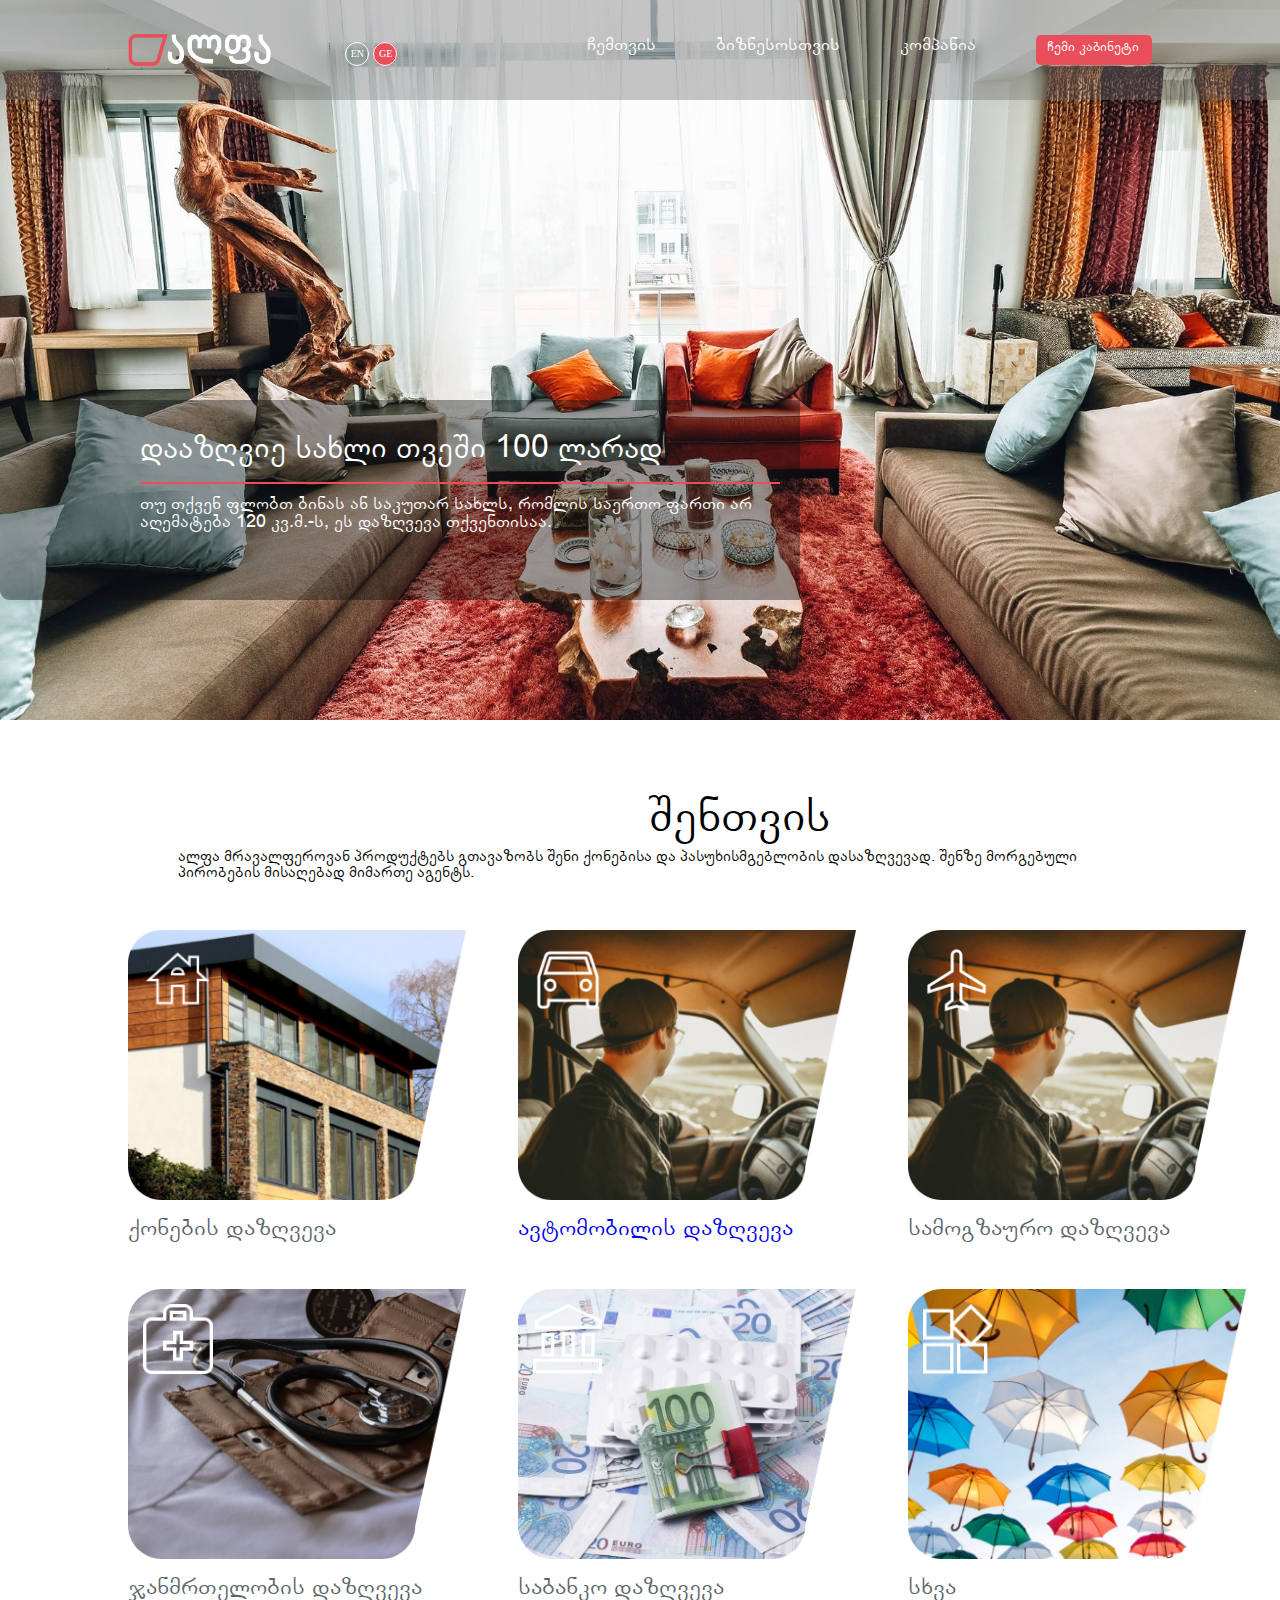
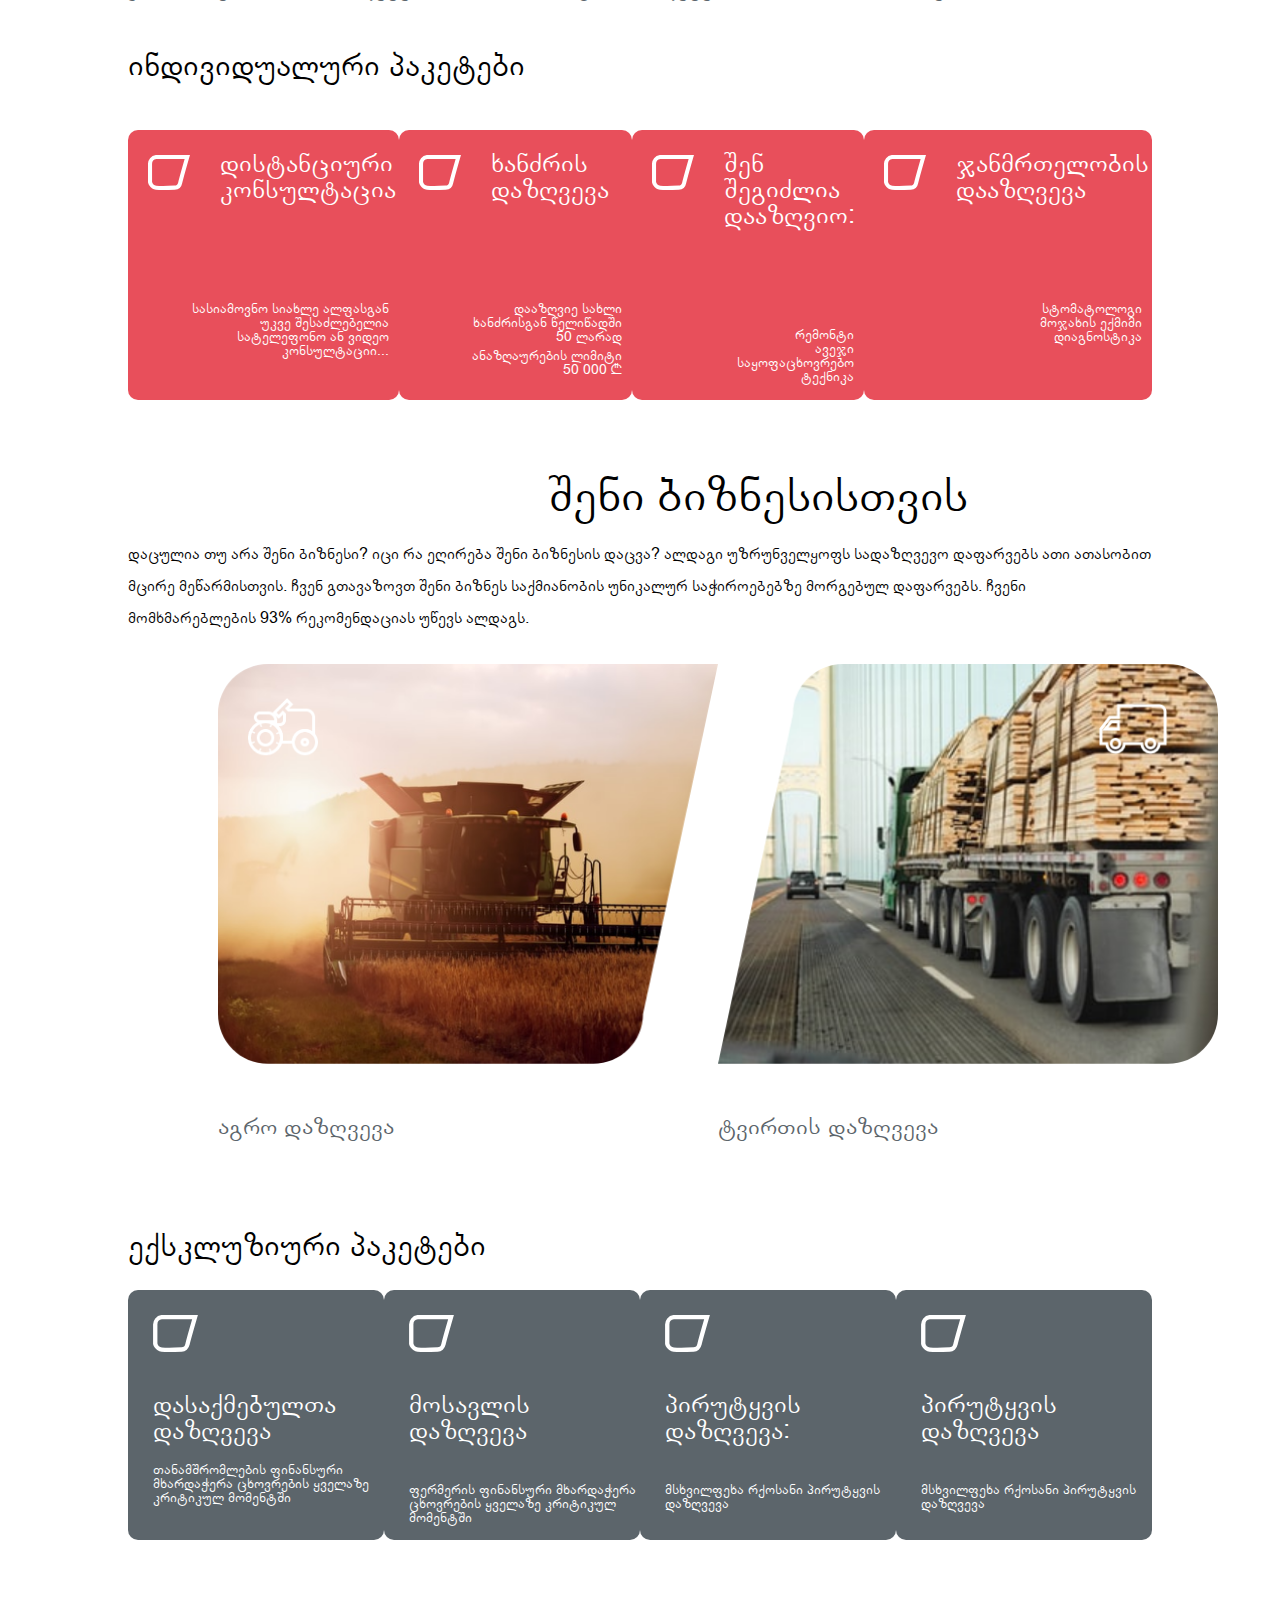
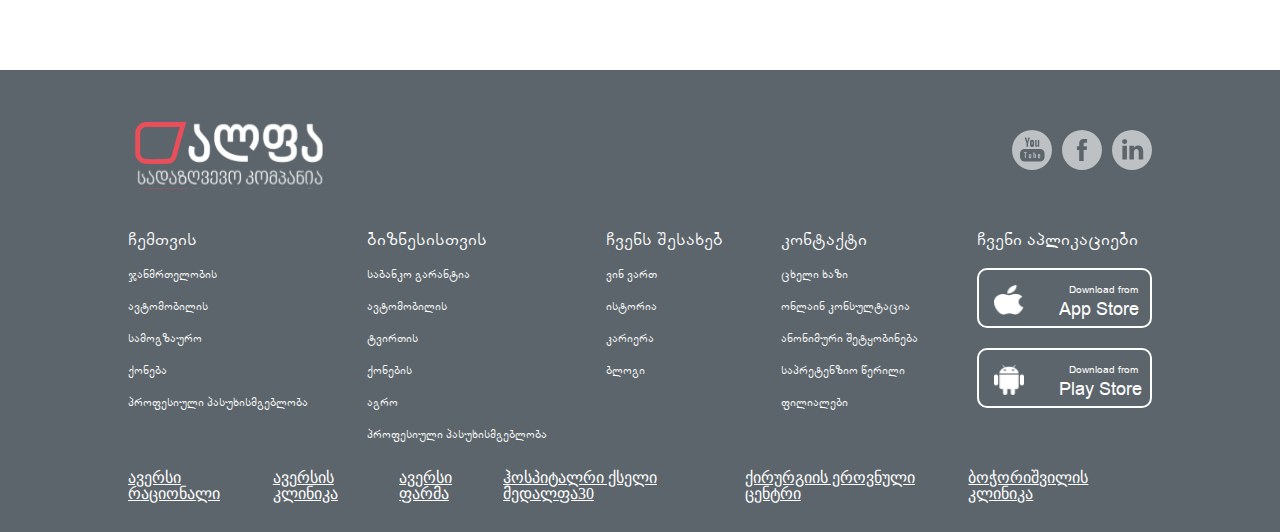
<file: index.html>
<!DOCTYPE html>
<html lang="en">
<head>
    <meta charset="UTF-8">
    <meta http-equiv="X-UA-Compatible" content="IE=edge">
    <meta name="description" content="Free Web tutorials">
    <meta name="keywords" content="HTML, CSS, JavaScript">
    <meta name="author" content="John Doe">
    <meta name="viewport" content="width=device-width, initial-scale=1.0">
    <link rel="stylesheet" href="./css/reset.css">
    <link rel="stylesheet" href="./css/arial-geo.css">
    <link rel="stylesheet" href="./css/styles.css">
    <title>alpfa</title>
</head>
<body>
    <header>
        <div class="header">
            <div class="header-div">
                <nav class="header-nav">
                    <div>
                        <a href="./index.html"><img src="./img/alfa.svg" alt="alfaslogo"></a>
                        <a href="#">
                            <svg xmlns="http://www.w3.org/2000/svg" width="24" height="24" viewBox="0 0 24 24" class="heder-svg">
                                <g id="Group_217" data-name="Group 217" transform="translate(-1154 -14)">
                                  <g id="Ellipse_17" data-name="Ellipse 17" transform="translate(1154 14)" fill="none" stroke="#fff" stroke-width="1">
                                    <circle cx="12" cy="12" r="12" stroke="none"/>
                                    <circle cx="12" cy="12" r="11.5" fill="none"/>
                                  </g>
                                  <text id="EN" transform="translate(1166 29)" fill="#fff" font-size="10" font-family="SegoeUI, Segoe UI"><tspan x="-6.27" y="0">EN</tspan></text>
                                </g>
                            </svg>
                        </a>
                        <a href="#">
                            <svg xmlns="http://www.w3.org/2000/svg" width="24" height="24" viewBox="0 0 24 24">
                                <g id="Group_218" data-name="Group 218" transform="translate(-1183 -14)">
                                  <g id="Ellipse_16" data-name="Ellipse 16" transform="translate(1183 14)" fill="#e84f5b" stroke="#fff" stroke-width="1">
                                    <circle cx="12" cy="12" r="12" stroke="none"/>
                                    <circle cx="12" cy="12" r="11.5" fill="none"/>
                                  </g>
                                  <text id="GE" transform="translate(1195 29)" fill="#fff" font-size="10" font-family="SegoeUI, Segoe UI"><tspan x="-5.959" y="0">GE</tspan></text>
                                </g>
                            </svg>
                        </a>
                    </div>
                    <ul class="nav-ul">
                        <li><a href="#foryou" class="nav-a margin-right">ჩემთვის</a></li>
                        <li><a href="#" class="nav-a margin-right">ბიზნესოსთვის</a></li>
                        <li><a href="./copmany.html" class="nav-a margin-right" >კომპანია</a></li>
                        <li class="nav-li"><a href="./personal.html" class="nav-a1">ჩემი კაბინეტი</a></li>
                    </ul>
                </nav>
            </div>
            <div class="d-flex">
                <div class="header-div1">
                    <h4 class="header-div1-h4">დააზღვიე სახლი თვეში 100 ლარად</h4>
                    <hr class="header-div1-hr">
                    <p class="header-div1-p"> თუ თქვენ ფლობთ ბინას ან საკუთარ სახლს, რომლის საერთო ფართი არ აღემატება 120 კვ.მ.-ს, ეს დაზღვევა თქვენთისაა. </p>
                </div> 
                <div class="header-div2">
                    <div class="header-div2-div">
                        <img src="./img/phone-icon.png" alt="phone-icon" class="header-div2-div-img">
                    </div>
                    <div class="header-div2-div1">
                        <img src="./img/online-icons.png" alt="online-icons" class="header-div2-div-img">
                    </div>
                    <div class="header-div2-div2">
                        <img src="./img/search-24px(1).png" alt="search" class="header-div2-div-img">
                    </div>
                </div>
            </div> 
        </div>
        <div class="responsive-header">
            <div>
                <div class="responsive-header-div">
                    <div>
                        <img src="./img/burger-menu.png" alt="burger-menu" class="responsive-burger-menu">
                        <nav class="responsive-header-div10">
                            <ul class="response-burger-ul">
                                <li>
                                    <a href="./copmany.html">
                                        <div class="d-flex">
                                            <img src="./img/company-icon.png" alt="company-icon" class="response-burger-li-img">
                                            <h6 class="response-burger-li-h6">კომპანია</h6>
                                        </div>
                                    </a>
                                </li>
                                <li>
                                    <a href="./personal.html">
                                        <div class="d-flex">
                                            <img src="./img/cabnet-icon.png" alt="cabnet-icon" class="response-burger-li-img">
                                            <h6 class="response-burger-li-h6">ჩემი კაბინეტი</h6>
                                        </div>
                                    </a>
                                </li>
                                <li>
                                    <a href="./auto.html">
                                        <div class="d-flex">
                                            <img src="./img/avto-dazgveva-icon10.png" alt="avto-dazgveva-icon10" class="response-burger-li-img">
                                            <h6 class="response-burger-li-h6">ავტო დაზღვევა</h6>
                                        </div>
                                    </a>
                                </li>
                            </ul>
                        </nav>
                    </div>
                    <a href="./index.html" class="responsive-burger-menu-img"><img src="./img/alfa.svg" alt="alfaslogo"></a>
                </div>
                <div class="d-flex">
                    <div class="responsive-header-div1">
                        <h4 class="responsive-header-div1-h4">დააზღვიე სახლი თვეში 100 ლარად</h4>
                        <hr class="responsive-header-div1-hr">
                        <p class="responsive-header-div1-p"> თუ თქვენ ფლობთ ბინას ან საკუთარ სახლს</p>
                    </div>
                    <div class="responsive-header-div2">
                        <img src="./img/phone-icon.png" alt="phone-icon" class="responsive-header-div2-div-img">
                        <img src="./img/online-icons.png" alt="online-icons" class="responsive-header-div2-div-img">
                    </div>
                </div>
            </div>
        </div>   
    </header>
    <div>
        <div class="container">
            <h1 class="body-h1" id="foryou">შენთვის</h1>
            <p class="body-p1">ალფა მრავალფეროვან პროდუქტებს გთავაზობს შენი ქონებისა და პასუხისმგებლობის დასაზღვევად. შენზე მორგებული პირობების მისაღებად მიმართე აგენტს.</p>
            <section class="insurance">
                <div class="insurance-div">
                    <div class="insurance-div-div1">
                        <img src="./img/house-icon.png" alt="home" class="insurance-div-img">
                    </div>
                    <h4 class="insurance-div-h4">ქონების დაზღვევა</h4>
                </div>
                <div class="insurance-div">
                    <a href="./auto.html">
                        <div class="insurance-div-div2">
                            <img src="./img/auto-icon.png" alt="auto-icon" class="insurance-div-img">
                        </div>
                    </a>
                    <h4 class="insurance-div-h4"><a href="./auto.html">ავტომობილის დაზღვევა</a> </h4>
                </div>
                <div class="insurance-div">
                    <div class="insurance-div-div2">
                        <img src="./img/travel-icon.png" alt="travel" class="insurance-div-img">
                    </div>
                    <h4 class="insurance-div-h4">სამოგზაურო დაზღვევა</h4>
                </div>
                <div class="insurance-div">
                    <div class="insurance-div-div4">
                        <img src="./img/medicine-icon.png" alt="medicine" class="insurance-div-img">
                    </div>
                    <h4 class="insurance-div-h4">ჯანმრთელობის დაზღვევა</h4>
                </div>
                <div class="insurance-div">
                    <div class="insurance-div-div5">
                        <img src="./img/cash-ico.png" alt="cash" class="insurance-div-img">
                    </div>
                    <h4 class="insurance-div-h4">საბანკო დაზღვევა</h4>
                </div>
                <div class="insurance-div">
                    <div class="insurance-div-div6">
                        <img src="./img/other-icon.png" alt="other" class="insurance-div-img">
                    </div>
                    <h4 class="insurance-div-h4">სხვა</h4>
                </div>
            </section>
            <h2 class="individual">ინდივიდუალური პაკეტები</h2>
            <section class="individual-section">
                <div class="individual-section-div">
                    <img src="./img/alfalogo.svg" alt="alfalogo" class="individual-section-div-img">
                    <div>
                        <h3 class="individual-section-div-h3">დისტანციური კონსულტაცია</h3>
                        <p class="individual-section-div-p">სასიამოვნო სიახლე ალფასგან უკვე შესაძლებელია სატელეფონო ან ვიდეო კონსულტაციი...</p>
                    </div>
                </div>
                <div class="individual-section-div">
                    <img src="./img/alfalogo.svg" alt="alfalogo" class="individual-section-div-img">
                    <div>
                        <h3 class="individual-section-div-h3">ხანძრის დაზღვევა</h3>
                        <p class="individual-section-div-p1">დააზღვიე სახლი ხანძრისგან წელიწადში 50 ლარად</p>
                        <p class="individual-section-div-p2">ანაზღაურების ლიმიტი 50 000 ₾</p>
                    </div>
                </div>
                <div class="individual-section-div">
                    <img src="./img/alfalogo.svg" alt="alfalogo" class="individual-section-div-img">
                    <div>
                        <h3 class="individual-section-div-h3">შენ შეგიძლია დააზღვიო:</h3>
                        <ul class="individual-section-div-ul">
                            <li>რემონტი</li>
                            <li>ავეჯი</li>
                            <li>საყოფაცხოვრებო ტექნიკა</li>
                        </ul>
                    </div>
                </div>
                <div class="individual-section-div">
                    <img src="./img/alfalogo.svg" alt="alfalogo" class="individual-section-div-img">
                    <div>
                        <h3 class="individual-section-div-h3">ჯანმრთელობის დააზღვევა</h3>
                        <ul class="individual-section-div-ul">
                            <li>სტომატოლოგი</li>
                            <li>მოჯახის ექმიმი</li>
                            <li>დიაგნოსტიკა</li>
                        </ul>
                    </div>
                </div>
            </section>
            <h2 class="business">შენი ბიზნესისთვის</h2>
            <p class="business-p">დაცულია თუ არა შენი ბიზნესი? იცი რა ეღირება შენი ბიზნესის დაცვა? ალდაგი უზრუნველყოფს სადაზღვევო დაფარვებს ათი ათასობით მცირე მეწარმისთვის. ჩვენ გთავაზოვთ შენი ბიზნეს საქმიანობის უნიკალურ საჭიროებებზე მორგებულ დაფარვებს. ჩვენი მომხმარებლების 93% რეკომენდაციას უწევს ალდაგს.</p>
            <div>
                <div class="business-div">
                    <div>
                        <div class="business-div-div">
                            <img src="./img/agro-icon.png" alt="agro"  class="business-div-div-img1">
                        </div>
                        <p class="business-div-p">აგრო დაზღვევა</p>
                    </div>
                    <div>
                        <div class="business-div-div1">
                            <img src="./img/tvirti-icon.png" alt="cargo" class="business-div-div-img2">
                        </div>
                        <p class="business-div-p">ტვირთის დაზღვევა</p>
                    </div>
                </div>
            </div>
            <h2 class="exclusive">ექსკლუზიური პაკეტები</h2>
            <section class="exclusive-section">
                <div class="exclusive-div">
                    <img src="./img/alfalogo.svg" alt="alfalogo" class="exclusive-div-img">
                    <h3 class="exclusive-div-h3">დასაქმებულთა დაზღვევა</h3>
                    <p class="exclusive-div-p">თანამშრომლების ფინანსური მხარდაჭერა ცხოვრების ყველაზე კრიტიკულ მომენტში</p>
                </div>
                <div class="exclusive-div">
                    <img src="./img/alfalogo.svg" alt="alfalogo" class="exclusive-div-img">
                    <h3 class="exclusive-div-h3">მოსავლის დაზღვევა</h3>
                    <p class="exclusive-div-p1">ფერმერის ფინანსური მხარდაჭერა ცხოვრების ყველაზე კრიტიკულ მომენტში</p>
                </div>
                <div class="exclusive-div">
                    <img src="./img/alfalogo.svg" alt="alfalogo" class="exclusive-div-img">
                    <h3 class="exclusive-div-h3">პირუტყვის დაზღვევა:</h3>
                    <p class="exclusive-div-p1">მსხვილფეხა რქოსანი პირუტყვის დაზღვევა</p>
                </div>
                <div class="exclusive-div">
                    <img src="./img/alfalogo.svg" alt="alfalogo" class="exclusive-div-img">
                    <h3 class="exclusive-div-h3">პირუტყვის დაზღვევა</h3>
                    <p class="exclusive-div-p1">მსხვილფეხა რქოსანი პირუტყვის დაზღვევა</p>
                </div>
            </section>
        </div>
        <div class="responsive-index">
            <h1 class="responsive-body-h1"> შენთვის </h1>
            <div class="responsive-insurance">
                <div class="insurance-div">
                    <div class="responsive-insurance-div-div1">
                        <img src="./img/house-icon.png" alt="home" class="responsive-insurance-div-img">
                    </div>
                    <h4 class="responsive-insurance-div-h4">ქონების დაზღვევა</h4>
                </div>
                <div class="insurance-div">
                    <a href="./auto.html">
                        <div class="responsive-insurance-div-div2">
                            <img src="./img/auto-icon.png" alt="auto-icon" class="responsive-insurance-div-img">
                        </div>
                    </a>
                    <h4 class="responsive-insurance-div-h4"><a href="./auto.html">ავტომობილის დაზღვევა</a> </h4>
                </div>
            </div>
            <h2 class="responsive-individual">ინდივიდუალური შეთავაზებები</h2>
            <div class="responsive-individual-section-div">
                <img src="./img/alfalogo.svg" alt="alfalogo" class="responsive-individual-section-div-img">
                <div>
                    <h3 class="responsive-individual-section-div-h3">დისტანციური კონსულტაცია</h3>
                    <p class="responsive-individual-section-div-p">სასიამოვნო სიახლე ალფასგან უკვე შესაძლებელია სატელეფონო</p>
                </div>
            </div>
            <div class="responsive-individual-section-div">
                <img src="./img/alfalogo.svg" alt="alfalogo" class="responsive-individual-section-div-img">
                <div>
                    <h3 class="responsive-individual-section-div-h3">ხანძრის დაზღვევა</h3>
                    <p class="responsive-individual-section-div-p1">დააზღვიე სახლი ხანძრისგან წელიწადში</p>
                </div>
            </div>
            <h2 class="responsive-business">შენი ბიზნესისთვის</h2>
            <div>
                <div class="responsive-business-div-div">
                    <img src="./img/agro-icon.png" alt="agro"  class="business-div-div-img1">
                </div>
                <p class="responsive-business-div-p">აგრო დაზღვევა</p>
            </div>
            <h2 class="responsive-exclusive">ექსკლუზიური პაკეტები</h2>
            <div class="responsive-exclusive-div">
                <img src="./img/alfalogo.svg" alt="alfalogo" class="responsive-exclusive-div-img">
                <h3 class="responsive-exclusive-div-h3">დასაქმებულთა დაზღვევა</h3>
                <p class="responsive-exclusive-div-p">თანამშრომლების ფინანსური მხარდაჭერა ცხოვრების ყველაზე კრიტიკულ მომენტში</p>
            </div>
        </div>
    </div>
    <footer>
        <div class="footer">
            <div class="footer-div">
                <div class="footer-div-div">
                    <img src="./img/alfasadazgveo.svg" alt="alfasadazgveo" class="footer-logo">
                    <div>
                        <ul class="footer-div-ul">
                            <li>
                                <a href="https://www.youtube.com/" target="_blank">
                                    <svg xmlns="http://www.w3.org/2000/svg" width="40" height="40" viewBox="0 0 40 40">
                                        <g id="iconfinder_58-youtube_104445" opacity="0.6">
                                        <path id="Path_19" data-name="Path 19" d="M17.833,31.163H18.8v4.8h.934v-4.8H20.7v-.818H17.833Z" transform="translate(-5.914 -8.074)" fill="#fff"/>
                                        <path id="Path_20" data-name="Path 20" d="M28.089,21.779a.427.427,0,0,0,.3-.1.382.382,0,0,0,.112-.289V18.9a.292.292,0,0,0-.114-.241.458.458,0,0,0-.3-.093.409.409,0,0,0-.278.093.3.3,0,0,0-.106.241v2.489a.4.4,0,0,0,.1.289A.374.374,0,0,0,28.089,21.779Z" transform="translate(-8.027 -7.178)" fill="#fff"/>
                                        <path id="Path_21" data-name="Path 21" d="M30.883,31.769a.819.819,0,0,0-.382.1,1.279,1.279,0,0,0-.355.289V30.345h-.838v5.621h.838v-.318a1.069,1.069,0,0,0,.354.282,1,1,0,0,0,.434.09.686.686,0,0,0,.562-.234,1.035,1.035,0,0,0,.2-.676v-2.3a1.224,1.224,0,0,0-.209-.774A.716.716,0,0,0,30.883,31.769ZM30.837,35a.449.449,0,0,1-.072.286.27.27,0,0,1-.223.088.485.485,0,0,1-.2-.044.676.676,0,0,1-.2-.146V32.6a.581.581,0,0,1,.17-.127.386.386,0,0,1,.176-.041.323.323,0,0,1,.259.107.5.5,0,0,1,.087.32Z" transform="translate(-7.851 -8.052)" fill="#fff"/>
                                        <path id="Path_22" data-name="Path 22" d="M25.33,36.214a1.17,1.17,0,0,1-.257.221.474.474,0,0,1-.231.087.2.2,0,0,1-.17-.066.349.349,0,0,1-.052-.212V33.063h-.828v3.468a.9.9,0,0,0,.145.556.52.52,0,0,0,.433.184,1.013,1.013,0,0,0,.482-.131,1.855,1.855,0,0,0,.478-.385v.454h.829V33.064h-.829v3.151Z" transform="translate(-6.965 -8.988)" fill="#fff"/>
                                        <path id="Path_23" data-name="Path 23" d="M23.722,5.155a20,20,0,1,0,20,20A20,20,0,0,0,23.722,5.155Zm3.231,9.878h1.4v5.246a.553.553,0,0,0,.09.351.341.341,0,0,0,.284.111.825.825,0,0,0,.39-.145,1.915,1.915,0,0,0,.43-.371V15.033h1.4v6.842h-1.4v-.755a2.933,2.933,0,0,1-.8.636,1.753,1.753,0,0,1-.811.219.882.882,0,0,1-.731-.308,1.446,1.446,0,0,1-.244-.917V15.033ZM21.763,16.6a1.575,1.575,0,0,1,.563-1.268,2.315,2.315,0,0,1,1.518-.469,2.061,2.061,0,0,1,1.423.5,1.644,1.644,0,0,1,.552,1.282v3.533a1.778,1.778,0,0,1-.541,1.377,2.142,2.142,0,0,1-1.5.5,2.071,2.071,0,0,1-1.468-.512,1.821,1.821,0,0,1-.551-1.39V16.6Zm-3.808-4,1.022,3.705h.1l.972-3.705h1.6l-1.831,5.427v3.847H18.244V18.2L16.37,12.6ZM36.261,32.12A4.484,4.484,0,0,1,31.78,36.6H16.205a4.484,4.484,0,0,1-4.483-4.483v-3.6a4.483,4.483,0,0,1,4.483-4.483H31.78a4.482,4.482,0,0,1,4.482,4.483Z" transform="translate(-3.722 -5.155)" fill="#fff"/>
                                        <path id="Path_24" data-name="Path 24" d="M35.763,32.874a1.247,1.247,0,0,0-.908.34,1.167,1.167,0,0,0-.353.877v1.865a1.319,1.319,0,0,0,.321.94,1.143,1.143,0,0,0,.877.342,1.236,1.236,0,0,0,.93-.321,1.326,1.326,0,0,0,.312-.962v-.213h-.853v.189a.889.889,0,0,1-.082.473.341.341,0,0,1-.288.107.311.311,0,0,1-.281-.125.911.911,0,0,1-.08-.456v-.78h1.585V34.092a1.246,1.246,0,0,0-.3-.9A1.169,1.169,0,0,0,35.763,32.874Zm.328,1.631h-.732v-.419a.612.612,0,0,1,.085-.372.331.331,0,0,1,.285-.114.32.32,0,0,1,.276.114.617.617,0,0,1,.087.372v.419Z" transform="translate(-8.668 -8.9)" fill="#fff"/>
                                        </g>
                                    </svg>
                                    
                                </a>
                            </li>
                            <li class="footer-div-li">
                                <a href="https://www.facebook.com/" target="_blank">
                                    <svg xmlns="http://www.w3.org/2000/svg" width="40" height="40" viewBox="0 0 40 40">
                                        <path id="iconfinder_facebook_circle_black_107153" d="M20.177,34.88h4.5V24h3l.4-3.749h-3.4l0-1.877c0-.977.093-1.5,1.5-1.5h1.875V13.12h-3c-3.6,0-4.871,1.819-4.871,4.878v2.251H17.931V24h2.246ZM23,44A20,20,0,1,1,43,24,20,20,0,0,1,23,44Z" transform="translate(-3 -4)" fill="#fff" fill-rule="evenodd" opacity="0.6"/>
                                    </svg>
                                    
                                </a>
                            </li>
                            <li class="footer-div-li">
                                <a href="https://www.linkedin.com/" target="_blank">
                                    <svg xmlns="http://www.w3.org/2000/svg" width="40" height="40" viewBox="0 0 40 40">
                                        <path id="iconfinder_linkedin_circle_black_107159" d="M35.225,33.425V25.617c0-4.183-2.233-6.13-5.211-6.13a4.492,4.492,0,0,0-4.079,2.249V19.807H21.408c.06,1.278,0,13.618,0,13.618h4.527V25.819a3.087,3.087,0,0,1,.149-1.1,2.476,2.476,0,0,1,2.321-1.655c1.639,0,2.293,1.249,2.293,3.079v7.286h4.526ZM16.639,17.948a2.36,2.36,0,1,0,.03-4.706,2.359,2.359,0,1,0-.059,4.706ZM24,44A20,20,0,1,1,44,24,20,20,0,0,1,24,44ZM18.9,33.425V19.807H14.377V33.425Z" transform="translate(-4 -4)" fill="#fff" fill-rule="evenodd" opacity="0.6"/>
                                    </svg>
                                    
                                </a>
                            </li>
                        </ul>
                    </div>
                </div>
                <nav class="footer-nav">
                    <div>
                        <ul>
                            <li class="footer-nav-li"> ჩემთვის</li>
                            <li class="footer-nav-li1"><a href="#" class="color1">ჯანმრთელობის</a></li>
                            <li class="footer-nav-li1"><a href="#" class="color1">ავტომობილის</a></li>
                            <li class="footer-nav-li1"><a href="#" class="color1">სამოგზაურო</a></li>
                            <li class="footer-nav-li1"><a href="#" class="color1">ქონება</a></li>
                            <li class="footer-nav-li1"><a href="#" class="color1">პროფესიული პასუხისმგებლობა</a></li>
                        </ul>
                    </div>
                    <div>
                        <ul>
                            <li class="footer-nav-li">ბიზნესისთვის</li>
                            <li class="footer-nav-li1"><a href="#" class="color1">საბანკო გარანტია</a></li>
                            <li class="footer-nav-li1"><a href="#" class="color1">ავტომობილის</a></li>
                            <li class="footer-nav-li1"><a href="#" class="color1">ტვირთის</a></li>
                            <li class="footer-nav-li1"><a href="#" class="color1">ქონების</a></li>
                            <li class="footer-nav-li1"><a href="#" class="color1">აგრო</a></li>
                            <li class="footer-nav-li1"><a href="#" class="color1">პროფესიული პასუხისმგებლობა</a></li>
                        </ul>
                    </div>
                    <div>
                        <ul>
                            <li class="footer-nav-li">ჩვენს შესახებ</li>
                            <li class="footer-nav-li1"><a href="#" class="color1">ვინ ვართ</a></li>
                            <li class="footer-nav-li1"><a href="#" class="color1">ისტორია</a></li>
                            <li class="footer-nav-li1"><a href="#" class="color1">კარიერა</a></li>
                            <li class="footer-nav-li1"><a href="#" class="color1">ბლოგი</a></li>
                        </ul>
                    </div>
                    <div>
                        <ul>
                            <li class="footer-nav-li">კონტაქტი</li>
                            <li class="footer-nav-li1"><a href="#" class="color1">ცხელი ხაზი</a></li>
                            <li class="footer-nav-li1"><a href="#" class="color1">ონლაინ კონსულტაცია</a></li>
                            <li class="footer-nav-li1"><a href="#" class="color1">ანონიმური შეტყობინება</a></li>
                            <li class="footer-nav-li1"><a href="#" class="color1">საპრეტენზიო წერილი</a></li>
                            <li class="footer-nav-li1"><a href="#" class="color1">ფილიალები</a></li>
                        </ul>
                    </div>
                    <div>
                        <h3 class="footer-nav-li">ჩვენი აპლიკაციები</h3>
                        <div>
                            <a href="#" class="color1">
                                <div class="footer-nav-div">
                                    <img src="./img/apple-icon.png" alt="apple-icon" class="footer-nav-div-img">
                                    <div>
                                        <p class="footer-nav-div-p">Download from</p>
                                        <p class="footer-nav-div-p1">App Store</p>
                                    </div>
                                </div>
                            </a>
                            <a href="#" class="color1">
                                <div class="footer-nav-div">
                                    <img src="/img/play-store-icon.png" alt="play-store-icon" class="footer-nav-div-img">
                                    <div>
                                        <p class="footer-nav-div-p">Download from</p>
                                        <p class="footer-nav-div-p1">Play Store</p>
                                    </div>
                                </div>
                            </a>
                        </div>
                    </div>
                </nav>
                <div>
                    <ul class="footer-ul">
                        <li>ავერსი რაციონალი</li>
                        <li>ავერსის კლინიკა</li>
                        <li>ავერსი ფარმა</li>
                        <li>ჰოსპიტალრი ქსელი მედალფა30</li>
                        <li>ქირურგიის ეროვნული ცენტრი</li>
                        <li>ბოჭორიშვილის კლინიკა</li>
                    </ul>
                </div>
            </div>
        </div>
        <div class="responsive-footer">
            <img src="./img/alfasadazgveo.svg" alt="alfasadazgveo" class="responsive-footer-logo">
            <div>
                <nav class="d-flex">
                    <div class="responsive-footer-div-div">
                        <ul>
                            <li class="footer-nav-li">კომპანია</li>
                            <li class="footer-nav-li1"><a href="#" class="color1">ცხელი ხაზი</a></li>
                            <li class="footer-nav-li1"><a href="#" class="color1">ონლაინ კონსულტაცია</a></li>
                            <li class="footer-nav-li1"><a href="#" class="color1">ფილიალები</a></li>
                            <li class="footer-nav-li1"><a href="#" class="color1">ვინ ვართ</a></li>
                            <li class="footer-nav-li1"><a href="#" class="color1">ისტორია</a></li>
                            <li class="footer-nav-li1"><a href="#" class="color1">კარიერა</a></li>
                            <li class="footer-nav-li1"><a href="#" class="color1">ბლოგი</a></li>
                        </ul>
                    </div>
                    <div>
                        <ul class="responsive-footer-ul">
                            <li class="responsive-footer-li1">ჰოსპიტალრი ქსელი მედალფა</li>
                            <li class="responsive-footer-li">ბოჭორიშვილის<br> კლინიკა</li>
                            <li class="responsive-footer-li">ავერსის<br> კლინიკა</li>
                            <li class="responsive-footer-li">ქირურგიის ეროვნული<br> ცენტრი</li>
                            <li class="responsive-footer-li">ავერსი<br> ფარმა</li>
                            <li class="responsive-footer-li">ავერსი<br> რაციონალი</li>
                        </ul>
                    </div>
                </nav>
            </div>
            <div class="responsive-footer-div">
                <a href="#" class="color1">
                    <div class="footer-nav-div">
                        <img src="./img/apple-icon.png" alt="apple-icon" class="footer-nav-div-img">
                        <div>
                            <p class="footer-nav-div-p">Download from</p>
                            <p class="footer-nav-div-p1">App Store</p>
                        </div>
                    </div>
                </a>
                <a href="#" class="color1">
                    <div class="footer-nav-div resp-margin">
                        <img src="/img/play-store-icon.png" alt="play-store-icon" class="footer-nav-div-img">
                        <div>
                            <p class="footer-nav-div-p">Download from</p>
                            <p class="footer-nav-div-p1">Play Store</p>
                        </div>
                    </div>
                </a>
            </div>
            <div class="responsive-footer-div1">
                <ul class="footer-div-ul">
                    <li>
                        <a href="https://www.youtube.com/" target="_blank">
                            <svg xmlns="http://www.w3.org/2000/svg" width="40" height="40" viewBox="0 0 40 40">
                                <g id="iconfinder_58-youtube_104445" opacity="0.6">
                                <path id="Path_19" data-name="Path 19" d="M17.833,31.163H18.8v4.8h.934v-4.8H20.7v-.818H17.833Z" transform="translate(-5.914 -8.074)" fill="#fff"/>
                                <path id="Path_20" data-name="Path 20" d="M28.089,21.779a.427.427,0,0,0,.3-.1.382.382,0,0,0,.112-.289V18.9a.292.292,0,0,0-.114-.241.458.458,0,0,0-.3-.093.409.409,0,0,0-.278.093.3.3,0,0,0-.106.241v2.489a.4.4,0,0,0,.1.289A.374.374,0,0,0,28.089,21.779Z" transform="translate(-8.027 -7.178)" fill="#fff"/>
                                <path id="Path_21" data-name="Path 21" d="M30.883,31.769a.819.819,0,0,0-.382.1,1.279,1.279,0,0,0-.355.289V30.345h-.838v5.621h.838v-.318a1.069,1.069,0,0,0,.354.282,1,1,0,0,0,.434.09.686.686,0,0,0,.562-.234,1.035,1.035,0,0,0,.2-.676v-2.3a1.224,1.224,0,0,0-.209-.774A.716.716,0,0,0,30.883,31.769ZM30.837,35a.449.449,0,0,1-.072.286.27.27,0,0,1-.223.088.485.485,0,0,1-.2-.044.676.676,0,0,1-.2-.146V32.6a.581.581,0,0,1,.17-.127.386.386,0,0,1,.176-.041.323.323,0,0,1,.259.107.5.5,0,0,1,.087.32Z" transform="translate(-7.851 -8.052)" fill="#fff"/>
                                <path id="Path_22" data-name="Path 22" d="M25.33,36.214a1.17,1.17,0,0,1-.257.221.474.474,0,0,1-.231.087.2.2,0,0,1-.17-.066.349.349,0,0,1-.052-.212V33.063h-.828v3.468a.9.9,0,0,0,.145.556.52.52,0,0,0,.433.184,1.013,1.013,0,0,0,.482-.131,1.855,1.855,0,0,0,.478-.385v.454h.829V33.064h-.829v3.151Z" transform="translate(-6.965 -8.988)" fill="#fff"/>
                                <path id="Path_23" data-name="Path 23" d="M23.722,5.155a20,20,0,1,0,20,20A20,20,0,0,0,23.722,5.155Zm3.231,9.878h1.4v5.246a.553.553,0,0,0,.09.351.341.341,0,0,0,.284.111.825.825,0,0,0,.39-.145,1.915,1.915,0,0,0,.43-.371V15.033h1.4v6.842h-1.4v-.755a2.933,2.933,0,0,1-.8.636,1.753,1.753,0,0,1-.811.219.882.882,0,0,1-.731-.308,1.446,1.446,0,0,1-.244-.917V15.033ZM21.763,16.6a1.575,1.575,0,0,1,.563-1.268,2.315,2.315,0,0,1,1.518-.469,2.061,2.061,0,0,1,1.423.5,1.644,1.644,0,0,1,.552,1.282v3.533a1.778,1.778,0,0,1-.541,1.377,2.142,2.142,0,0,1-1.5.5,2.071,2.071,0,0,1-1.468-.512,1.821,1.821,0,0,1-.551-1.39V16.6Zm-3.808-4,1.022,3.705h.1l.972-3.705h1.6l-1.831,5.427v3.847H18.244V18.2L16.37,12.6ZM36.261,32.12A4.484,4.484,0,0,1,31.78,36.6H16.205a4.484,4.484,0,0,1-4.483-4.483v-3.6a4.483,4.483,0,0,1,4.483-4.483H31.78a4.482,4.482,0,0,1,4.482,4.483Z" transform="translate(-3.722 -5.155)" fill="#fff"/>
                                <path id="Path_24" data-name="Path 24" d="M35.763,32.874a1.247,1.247,0,0,0-.908.34,1.167,1.167,0,0,0-.353.877v1.865a1.319,1.319,0,0,0,.321.94,1.143,1.143,0,0,0,.877.342,1.236,1.236,0,0,0,.93-.321,1.326,1.326,0,0,0,.312-.962v-.213h-.853v.189a.889.889,0,0,1-.082.473.341.341,0,0,1-.288.107.311.311,0,0,1-.281-.125.911.911,0,0,1-.08-.456v-.78h1.585V34.092a1.246,1.246,0,0,0-.3-.9A1.169,1.169,0,0,0,35.763,32.874Zm.328,1.631h-.732v-.419a.612.612,0,0,1,.085-.372.331.331,0,0,1,.285-.114.32.32,0,0,1,.276.114.617.617,0,0,1,.087.372v.419Z" transform="translate(-8.668 -8.9)" fill="#fff"/>
                                </g>
                            </svg>
                            
                        </a>
                    </li>
                    <li class="footer-div-li">
                        <a href="https://www.facebook.com/" target="_blank">
                            <svg xmlns="http://www.w3.org/2000/svg" width="40" height="40" viewBox="0 0 40 40">
                                <path id="iconfinder_facebook_circle_black_107153" d="M20.177,34.88h4.5V24h3l.4-3.749h-3.4l0-1.877c0-.977.093-1.5,1.5-1.5h1.875V13.12h-3c-3.6,0-4.871,1.819-4.871,4.878v2.251H17.931V24h2.246ZM23,44A20,20,0,1,1,43,24,20,20,0,0,1,23,44Z" transform="translate(-3 -4)" fill="#fff" fill-rule="evenodd" opacity="0.6"/>
                            </svg>
                            
                        </a>
                    </li>
                    <li class="footer-div-li">
                        <a href="https://www.linkedin.com/" target="_blank">
                            <svg xmlns="http://www.w3.org/2000/svg" width="40" height="40" viewBox="0 0 40 40">
                                <path id="iconfinder_linkedin_circle_black_107159" d="M35.225,33.425V25.617c0-4.183-2.233-6.13-5.211-6.13a4.492,4.492,0,0,0-4.079,2.249V19.807H21.408c.06,1.278,0,13.618,0,13.618h4.527V25.819a3.087,3.087,0,0,1,.149-1.1,2.476,2.476,0,0,1,2.321-1.655c1.639,0,2.293,1.249,2.293,3.079v7.286h4.526ZM16.639,17.948a2.36,2.36,0,1,0,.03-4.706,2.359,2.359,0,1,0-.059,4.706ZM24,44A20,20,0,1,1,44,24,20,20,0,0,1,24,44ZM18.9,33.425V19.807H14.377V33.425Z" transform="translate(-4 -4)" fill="#fff" fill-rule="evenodd" opacity="0.6"/>
                            </svg>
                            
                        </a>
                    </li>
                </ul>
            </div>
        </div>
    </footer>
</body>
</html>
</file>
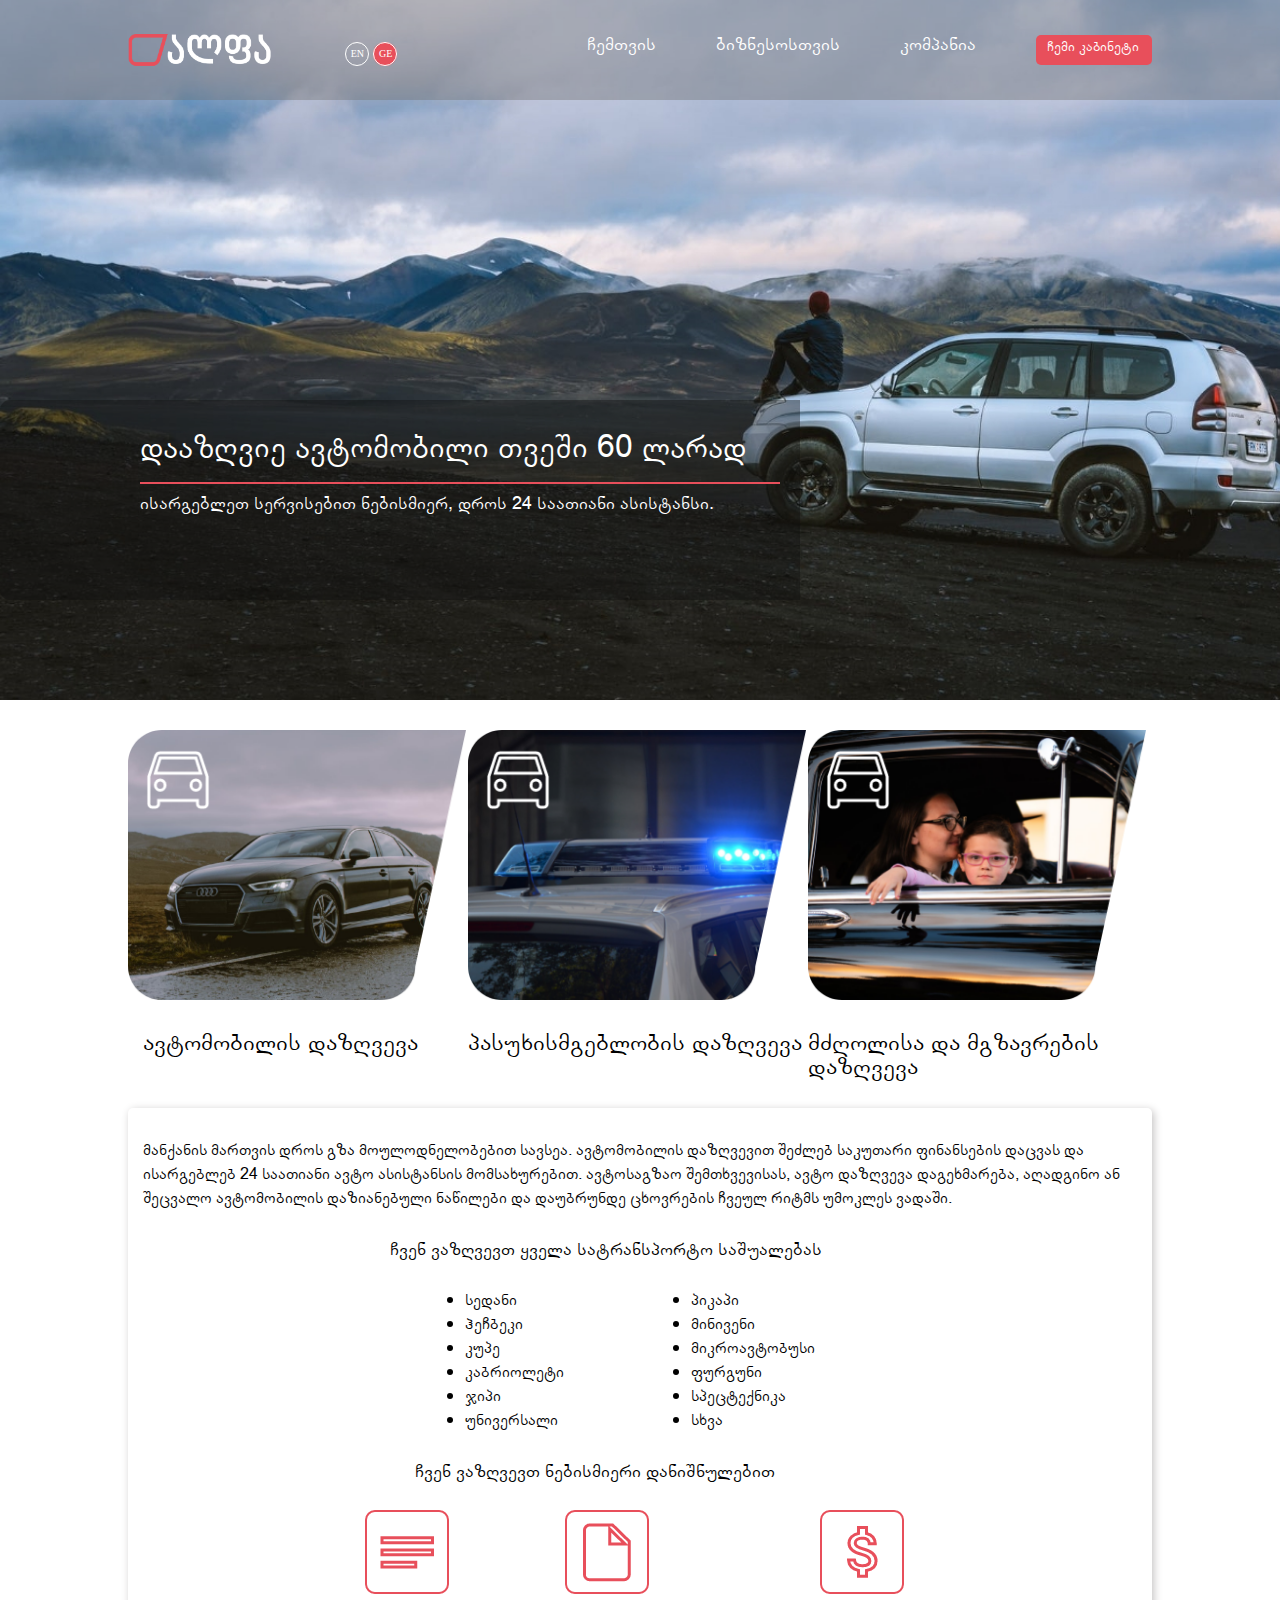
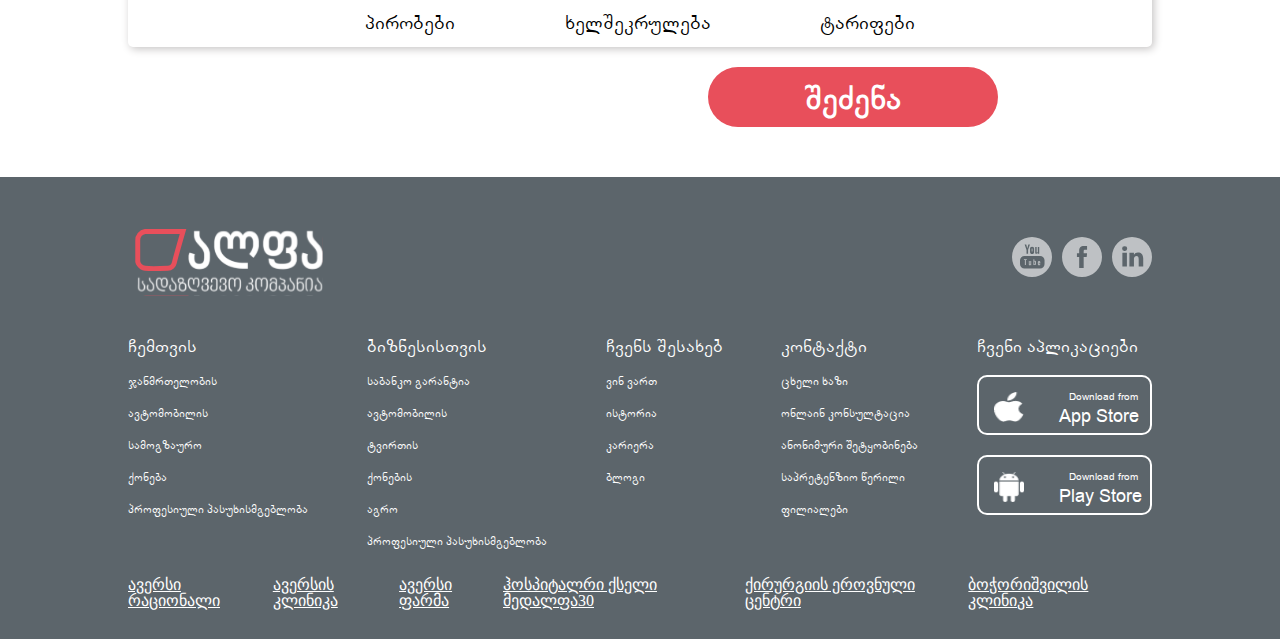
<file: auto.html>
<!DOCTYPE html>
<html lang="en">
<head>
    <meta charset="UTF-8">
    <meta http-equiv="X-UA-Compatible" content="IE=edge">
    <meta name="description" content="Free Web tutorials">
    <meta name="keywords" content="HTML, CSS, JavaScript">
    <meta name="author" content="John Doe">
    <meta name="viewport" content="width=device-width, initial-scale=1.0">
    <link rel="stylesheet" href="./css/reset.css">
    <link rel="stylesheet" href="./css/arial-geo.css">
    <link rel="stylesheet" href="./css/styles.css">
    <title>auto-insurance</title>
</head>
<body>
    <header>
        <div class="auto-header">
            <div class="header-div">
                <nav class="header-nav">
                    <div>
                        <a href="./index.html"><img src="./img/alfa.svg" alt="alfaslogo"></a>
                        <a href="#">
                            <svg xmlns="http://www.w3.org/2000/svg" width="24" height="24" viewBox="0 0 24 24" class="heder-svg">
                                <g id="Group_217" data-name="Group 217" transform="translate(-1154 -14)">
                                  <g id="Ellipse_17" data-name="Ellipse 17" transform="translate(1154 14)" fill="none" stroke="#fff" stroke-width="1">
                                    <circle cx="12" cy="12" r="12" stroke="none"/>
                                    <circle cx="12" cy="12" r="11.5" fill="none"/>
                                  </g>
                                  <text id="EN" transform="translate(1166 29)" fill="#fff" font-size="10" font-family="SegoeUI, Segoe UI"><tspan x="-6.27" y="0">EN</tspan></text>
                                </g>
                            </svg>
                        </a>
                        <a href="#">
                            <svg xmlns="http://www.w3.org/2000/svg" width="24" height="24" viewBox="0 0 24 24">
                                <g id="Group_218" data-name="Group 218" transform="translate(-1183 -14)">
                                  <g id="Ellipse_16" data-name="Ellipse 16" transform="translate(1183 14)" fill="#e84f5b" stroke="#fff" stroke-width="1">
                                    <circle cx="12" cy="12" r="12" stroke="none"/>
                                    <circle cx="12" cy="12" r="11.5" fill="none"/>
                                  </g>
                                  <text id="GE" transform="translate(1195 29)" fill="#fff" font-size="10" font-family="SegoeUI, Segoe UI"><tspan x="-5.959" y="0">GE</tspan></text>
                                </g>
                            </svg>
                        </a>
                    </div>
                    <ul class="nav-ul">
                        <li><a href="./index.html" class="nav-a margin-right">ჩემთვის</a></li>
                        <li><a href="#" class="nav-a margin-right">ბიზნესოსთვის</a></li>
                        <li><a href="./copmany.html" class="nav-a margin-right" >კომპანია</a></li>
                        <li class="nav-li"><a href="./personal.html" class="nav-a1">ჩემი კაბინეტი</a></li>
                    </ul>
                </nav>
            </div> 
            <div class="d-flex">
                <div class="header-div1">
                    <h4 class="header-div1-h4">დააზღვიე ავტომობილი თვეში 60 ლარად</h4>
                    <hr class="header-div1-hr">
                    <p class="header-div1-p"> ისარგებლეთ სერვისებით ნებისმიერ, დროს 24 საათიანი ასისტანსი. </p>
                </div>
                <div class="header-div2">
                    <div class="header-div2-div">
                        <img src="./img/phone-icon.png" alt="phone-icon" class="header-div2-div-img">
                    </div>
                    <div class="header-div2-div1">
                        <img src="./img/online-icons.png" alt="online-icons" class="header-div2-div-img">
                    </div>
                    <div class="header-div2-div2">
                        <img src="./img/search-24px(1).png" alt="search" class="header-div2-div-img">
                    </div>
                </div>   
            </div>
        </div>
        <div class="auto-responsive-header">
            <div>
                <div class="responsive-header-div">
                    <div>
                        <img src="./img/burger-menu.png" alt="burger-menu" class="responsive-burger-menu">
                        <nav class="responsive-header-div10">
                            <ul class="response-burger-ul">
                                <li>
                                    <a href="./copmany.html">
                                        <div class="d-flex">
                                            <img src="./img/company-icon.png" alt="company-icon" class="response-burger-li-img">
                                            <h6 class="response-burger-li-h6">კომპანია</h6>
                                        </div>
                                    </a>
                                </li>
                                <li>
                                    <a href="./personal.html">
                                        <div class="d-flex">
                                            <img src="./img/cabnet-icon.png" alt="cabnet-icon" class="response-burger-li-img">
                                            <h6 class="response-burger-li-h6">ჩემი კაბინეტი</h6>
                                        </div>
                                    </a>
                                </li>
                                <li>
                                    <a href="./auto.html">
                                        <div class="d-flex">
                                            <img src="./img/avto-dazgveva-icon10.png" alt="avto-dazgveva-icon10" class="response-burger-li-img">
                                            <h6 class="response-burger-li-h6">ავტო დაზღვევა</h6>
                                        </div>
                                    </a>
                                </li>
                            </ul>
                        </nav>
                    </div>
                    <a href="./index.html" class="responsive-burger-menu-img"><img src="./img/alfa.svg" alt="alfaslogo"></a>
                </div>
                <div class="d-flex">
                    <div class="responsive-header-div1">
                        <h4 class="responsive-header-div1-h4">დააზღვიე ავტომობილი თვეში 60 ლარად</h4>
                        <hr class="responsive-header-div1-hr">
                        <p class="responsive-header-div1-p">ისარგებლეთ სერვისებით ნებისმიერ, დროს 24 საათიანი </p>
                    </div>
                    <div class="responsive-header-div2">
                        <img src="./img/phone-icon.png" alt="phone-icon" class="responsive-header-div2-div-img">
                        <img src="./img/online-icons.png" alt="online-icons" class="responsive-header-div2-div-img">
                    </div>
                </div>
            </div>
        </div>   
    </header>
    <div>
        <div class="auto-container">
            <div class="auto-container-div1">
                <div>
                    <div class="auto-div1">
                        <img src="./img/auto-icon.png" alt="auto-icon" class="auto-div1-img">
                    </div>
                    <h4 class="auto-container-h4-1">ავტომობილის დაზღვევა</h4>
                </div>
                <div>
                    <div class="auto-div2">
                        <img src="./img/auto-icon.png" alt="auto-icon" class="auto-div1-img">
                    </div>
                    <h4 class="auto-container-h4-2">პასუხისმგებლობის დაზღვევა</h4>
                </div>
                <div>
                    <div class="auto-div3">
                        <img src="./img/auto-icon.png" alt="auto-icon" class="auto-div1-img">
                    </div>
                    <h4 class="auto-container-h4-2">მძღოლისა და მგზავრების დაზღვევა</h4>
                </div>
            </div>
            <div class="auto-container-div2">
                <p class="auto-container-div2-p">მანქანის მართვის დროს გზა მოულოდნელობებით სავსეა. ავტომობილის დაზღვევით შეძლებ საკუთარი ფინანსების დაცვას და ისარგებლებ 24 საათიანი ავტო ასისტანსის მომსახურებით. ავტოსაგზაო შემთხვევისას, ავტო დაზღვევა დაგეხმარება,  აღადგინო ან შეცვალო ავტომობილის დაზიანებული ნაწილები და დაუბრუნდე ცხოვრების ჩვეულ რიტმს უმოკლეს ვადაში.</p>
                <h4 class="auto-container-div2-h4">ჩვენ ვაზღვევთ ყველა სატრანსპორტო საშუალებას</h4>
                <div class="auto-container-div2-div">
                    <ul class="auto-container-div2-ul">
                        <li>სედანი</li>
                        <li>ჰეჩბეკი</li>
                        <li>კუპე</li>
                        <li>კაბრიოლეტი</li>
                        <li>ჯიპი</li>
                        <li>უნივერსალი</li>
                     </ul> 
                     <ul class="auto-container-div2-ul">
                        <li>პიკაპი</li>
                        <li>მინივენი</li>
                        <li>მიკროავტობუსი</li>
                        <li>ფურგუნი</li>
                        <li>სპეცტექნიკა</li>
                        <li>სხვა</li>   
                    </ul>
                </div>
                <p class="auto-container-div2-2">ჩვენ ვაზღვევთ ნებისმიერი დანიშნულებით</p>
                <div class="auto-container-div2-div1">
                    <div>
                        <img src="./img/pirobebi.png" alt="pirobebi">
                        <h5 class="auto-container-div2-div1-h5">პირობები</h5>
                    </div>
                    <div>
                        <img src="./img/khelshekruleba.png" alt="khelshekruleba">
                        <h5 class="auto-container-div2-div1-h5">ხელშეკრულება</h5>
                    </div>
                    <div>
                        <img src="./img/tarifi.png" alt="tarifi">
                        <h5 class="auto-container-div2-div1-h5">ტარიფები</h5>
                    </div>
                </div>
            </div>
            <a href="./checkout-step1.html"><button class="auto-container-button">შეძენა</button></a>
        </div>
        <div class="responsive-auto-container">
            <div class="responsive-auto-container-div1">
                <div>
                    <div class="responsive-auto-div1">
                        <img src="./img/auto-icon.png" alt="auto-icon" class="responsive-auto-div1-img">
                    </div>
                    <h4 class="responsive-auto-container-h4-1">ავტომობილის დაზღვევა</h4>
                </div>
                <div>
                    <div class="responsive-auto-div2">
                        <img src="./img/auto-icon.png" alt="auto-icon" class="responsive-auto-div1-img">
                    </div>
                    <h4 class="responsive-auto-container-h4-2">პასუხისმგებლობის დაზღვევა</h4>
                </div>
            </div>
            <div class="responsive-auto-div3">
                <div class="responsive-auto-div3-div">
                    <img src="./img/icon9.png" alt="icon" class="responsive-auto-div3-div-img">
                    <h5 class="responsive-auto-div3-div-h5">ავტომობილის დაზღვევა</h5>
                    <svg id="keyboard_arrow_down-24px" xmlns="http://www.w3.org/2000/svg" width="24" height="24" viewBox="0 0 24 24">
                        <path id="Path_126" data-name="Path 126" d="M0,24H24V0H0Z" fill="none"/>
                        <path id="Path_127" data-name="Path 127" d="M7.41,16,12,11.42,16.59,16,18,14.59l-6-6-6,6Z" transform="translate(0 -0.59)" fill="#e84f5b"/>
                    </svg> 
                </div>
                <p class="responsive-auto-div3-p">მანქანის მართვის დროს გზა მოულოდნელობებით სავსეა. ავტომობილის დაზღვევით შეძლებ საკუთარი ფინანსების დაცვას და ისარგებლებ 24 საათიანი ავტო ასისტანსის მომსახურებით. ავტოსაგზაო შემთხვევისას, ავტო დაზღვევა დაგეხმარება,  აღადგინო ან შეცვალო ავტომობილის დაზიანებული ნაწილები და დაუბრუნდე ცხოვრების ჩვეულ რიტმს უმოკლეს ვადაში.</p>           
            </div>
            <div class="responsive-auto-div3-div1">
                <img src="./img/icon9.png" alt="icon" class="responsive-auto-div3-div-img">
                <h5 class="responsive-auto-div3-div-h5">ავტომობილის დაზღვევა</h5>
                <svg id="keyboard_arrow_down-24px" xmlns="http://www.w3.org/2000/svg" width="24" height="24" viewBox="0 0 24 24">
                    <path id="Path_126" data-name="Path 126" d="M0,0H24V24H0Z" fill="none"/>
                    <path id="Path_127" data-name="Path 127" d="M7.41,8.59,12,13.17l4.59-4.58L18,10l-6,6L6,10Z" fill="#e84f5b"/>
                  </svg>
            </div>
            <div class="responsive-auto-div3-div2">
                <img src="./img/icon9.png" alt="icon" class="responsive-auto-div3-div-img">
                <h5 class="responsive-auto-div3-div-h5">ავტომობილის დაზღვევა</h5>
                <svg id="keyboard_arrow_down-24px" xmlns="http://www.w3.org/2000/svg" width="24" height="24" viewBox="0 0 24 24">
                    <path id="Path_126" data-name="Path 126" d="M0,0H24V24H0Z" fill="none"/>
                    <path id="Path_127" data-name="Path 127" d="M7.41,8.59,12,13.17l4.59-4.58L18,10l-6,6L6,10Z" fill="#e84f5b"/>
                  </svg>                  
            </div>
            <div class="responsive-auto-container-div2-div1">
                <div>
                    <img src="./img/pirobebi.png" alt="pirobebi">
                    <h5 class="responsive-auto-container-div2-div1-h5">პირობები</h5>
                </div>
                <div>
                    <img src="./img/khelshekruleba.png" alt="khelshekruleba">
                    <h5 class="responsive-auto-container-div2-div1-h5">ხელშეკრულება</h5>
                </div>
                <div>
                    <img src="./img/tarifi.png" alt="tarifi">
                    <h5 class="responsive-auto-container-div2-div1-h5">ტარიფები</h5>
                </div>
            </div>
            <a href="./checkout-step1.html"><button class="responsive-auto-container-button">შეძენა</button></a>
        </div>
    </div>
    <footer>
        <div class="footer">
            <div class="footer-div">
                <div class="footer-div-div">
                    <img src="./img/alfasadazgveo.svg" alt="alfasadazgveo" class="footer-logo">
                    <div>
                        <ul class="footer-div-ul">
                            <li>
                                <a href="https://www.youtube.com/" target="_blank">
                                    <svg xmlns="http://www.w3.org/2000/svg" width="40" height="40" viewBox="0 0 40 40">
                                        <g id="iconfinder_58-youtube_104445" opacity="0.6">
                                        <path id="Path_19" data-name="Path 19" d="M17.833,31.163H18.8v4.8h.934v-4.8H20.7v-.818H17.833Z" transform="translate(-5.914 -8.074)" fill="#fff"/>
                                        <path id="Path_20" data-name="Path 20" d="M28.089,21.779a.427.427,0,0,0,.3-.1.382.382,0,0,0,.112-.289V18.9a.292.292,0,0,0-.114-.241.458.458,0,0,0-.3-.093.409.409,0,0,0-.278.093.3.3,0,0,0-.106.241v2.489a.4.4,0,0,0,.1.289A.374.374,0,0,0,28.089,21.779Z" transform="translate(-8.027 -7.178)" fill="#fff"/>
                                        <path id="Path_21" data-name="Path 21" d="M30.883,31.769a.819.819,0,0,0-.382.1,1.279,1.279,0,0,0-.355.289V30.345h-.838v5.621h.838v-.318a1.069,1.069,0,0,0,.354.282,1,1,0,0,0,.434.09.686.686,0,0,0,.562-.234,1.035,1.035,0,0,0,.2-.676v-2.3a1.224,1.224,0,0,0-.209-.774A.716.716,0,0,0,30.883,31.769ZM30.837,35a.449.449,0,0,1-.072.286.27.27,0,0,1-.223.088.485.485,0,0,1-.2-.044.676.676,0,0,1-.2-.146V32.6a.581.581,0,0,1,.17-.127.386.386,0,0,1,.176-.041.323.323,0,0,1,.259.107.5.5,0,0,1,.087.32Z" transform="translate(-7.851 -8.052)" fill="#fff"/>
                                        <path id="Path_22" data-name="Path 22" d="M25.33,36.214a1.17,1.17,0,0,1-.257.221.474.474,0,0,1-.231.087.2.2,0,0,1-.17-.066.349.349,0,0,1-.052-.212V33.063h-.828v3.468a.9.9,0,0,0,.145.556.52.52,0,0,0,.433.184,1.013,1.013,0,0,0,.482-.131,1.855,1.855,0,0,0,.478-.385v.454h.829V33.064h-.829v3.151Z" transform="translate(-6.965 -8.988)" fill="#fff"/>
                                        <path id="Path_23" data-name="Path 23" d="M23.722,5.155a20,20,0,1,0,20,20A20,20,0,0,0,23.722,5.155Zm3.231,9.878h1.4v5.246a.553.553,0,0,0,.09.351.341.341,0,0,0,.284.111.825.825,0,0,0,.39-.145,1.915,1.915,0,0,0,.43-.371V15.033h1.4v6.842h-1.4v-.755a2.933,2.933,0,0,1-.8.636,1.753,1.753,0,0,1-.811.219.882.882,0,0,1-.731-.308,1.446,1.446,0,0,1-.244-.917V15.033ZM21.763,16.6a1.575,1.575,0,0,1,.563-1.268,2.315,2.315,0,0,1,1.518-.469,2.061,2.061,0,0,1,1.423.5,1.644,1.644,0,0,1,.552,1.282v3.533a1.778,1.778,0,0,1-.541,1.377,2.142,2.142,0,0,1-1.5.5,2.071,2.071,0,0,1-1.468-.512,1.821,1.821,0,0,1-.551-1.39V16.6Zm-3.808-4,1.022,3.705h.1l.972-3.705h1.6l-1.831,5.427v3.847H18.244V18.2L16.37,12.6ZM36.261,32.12A4.484,4.484,0,0,1,31.78,36.6H16.205a4.484,4.484,0,0,1-4.483-4.483v-3.6a4.483,4.483,0,0,1,4.483-4.483H31.78a4.482,4.482,0,0,1,4.482,4.483Z" transform="translate(-3.722 -5.155)" fill="#fff"/>
                                        <path id="Path_24" data-name="Path 24" d="M35.763,32.874a1.247,1.247,0,0,0-.908.34,1.167,1.167,0,0,0-.353.877v1.865a1.319,1.319,0,0,0,.321.94,1.143,1.143,0,0,0,.877.342,1.236,1.236,0,0,0,.93-.321,1.326,1.326,0,0,0,.312-.962v-.213h-.853v.189a.889.889,0,0,1-.082.473.341.341,0,0,1-.288.107.311.311,0,0,1-.281-.125.911.911,0,0,1-.08-.456v-.78h1.585V34.092a1.246,1.246,0,0,0-.3-.9A1.169,1.169,0,0,0,35.763,32.874Zm.328,1.631h-.732v-.419a.612.612,0,0,1,.085-.372.331.331,0,0,1,.285-.114.32.32,0,0,1,.276.114.617.617,0,0,1,.087.372v.419Z" transform="translate(-8.668 -8.9)" fill="#fff"/>
                                        </g>
                                    </svg>
                                    
                                </a>
                            </li>
                            <li class="footer-div-li">
                                <a href="https://www.facebook.com/" target="_blank">
                                    <svg xmlns="http://www.w3.org/2000/svg" width="40" height="40" viewBox="0 0 40 40">
                                        <path id="iconfinder_facebook_circle_black_107153" d="M20.177,34.88h4.5V24h3l.4-3.749h-3.4l0-1.877c0-.977.093-1.5,1.5-1.5h1.875V13.12h-3c-3.6,0-4.871,1.819-4.871,4.878v2.251H17.931V24h2.246ZM23,44A20,20,0,1,1,43,24,20,20,0,0,1,23,44Z" transform="translate(-3 -4)" fill="#fff" fill-rule="evenodd" opacity="0.6"/>
                                    </svg>
                                    
                                </a>
                            </li>
                            <li class="footer-div-li">
                                <a href="https://www.linkedin.com/" target="_blank">
                                    <svg xmlns="http://www.w3.org/2000/svg" width="40" height="40" viewBox="0 0 40 40">
                                        <path id="iconfinder_linkedin_circle_black_107159" d="M35.225,33.425V25.617c0-4.183-2.233-6.13-5.211-6.13a4.492,4.492,0,0,0-4.079,2.249V19.807H21.408c.06,1.278,0,13.618,0,13.618h4.527V25.819a3.087,3.087,0,0,1,.149-1.1,2.476,2.476,0,0,1,2.321-1.655c1.639,0,2.293,1.249,2.293,3.079v7.286h4.526ZM16.639,17.948a2.36,2.36,0,1,0,.03-4.706,2.359,2.359,0,1,0-.059,4.706ZM24,44A20,20,0,1,1,44,24,20,20,0,0,1,24,44ZM18.9,33.425V19.807H14.377V33.425Z" transform="translate(-4 -4)" fill="#fff" fill-rule="evenodd" opacity="0.6"/>
                                    </svg>
                                    
                                </a>
                            </li>
                        </ul>
                    </div>
                </div>
                <nav class="footer-nav">
                    <div>
                        <ul>
                            <li class="footer-nav-li"> ჩემთვის</li>
                            <li class="footer-nav-li1"><a href="#" class="color1">ჯანმრთელობის</a></li>
                            <li class="footer-nav-li1"><a href="#" class="color1">ავტომობილის</a></li>
                            <li class="footer-nav-li1"><a href="#" class="color1">სამოგზაურო</a></li>
                            <li class="footer-nav-li1"><a href="#" class="color1">ქონება</a></li>
                            <li class="footer-nav-li1"><a href="#" class="color1">პროფესიული პასუხისმგებლობა</a></li>
                        </ul>
                    </div>
                    <div>
                        <ul>
                            <li class="footer-nav-li">ბიზნესისთვის</li>
                            <li class="footer-nav-li1"><a href="#" class="color1">საბანკო გარანტია</a></li>
                            <li class="footer-nav-li1"><a href="#" class="color1">ავტომობილის</a></li>
                            <li class="footer-nav-li1"><a href="#" class="color1">ტვირთის</a></li>
                            <li class="footer-nav-li1"><a href="#" class="color1">ქონების</a></li>
                            <li class="footer-nav-li1"><a href="#" class="color1">აგრო</a></li>
                            <li class="footer-nav-li1"><a href="#" class="color1">პროფესიული პასუხისმგებლობა</a></li>
                        </ul>
                    </div>
                    <div>
                        <ul>
                            <li class="footer-nav-li">ჩვენს შესახებ</li>
                            <li class="footer-nav-li1"><a href="#" class="color1">ვინ ვართ</a></li>
                            <li class="footer-nav-li1"><a href="#" class="color1">ისტორია</a></li>
                            <li class="footer-nav-li1"><a href="#" class="color1">კარიერა</a></li>
                            <li class="footer-nav-li1"><a href="#" class="color1">ბლოგი</a></li>
                        </ul>
                    </div>
                    <div>
                        <ul>
                            <li class="footer-nav-li">კონტაქტი</li>
                            <li class="footer-nav-li1"><a href="#" class="color1">ცხელი ხაზი</a></li>
                            <li class="footer-nav-li1"><a href="#" class="color1">ონლაინ კონსულტაცია</a></li>
                            <li class="footer-nav-li1"><a href="#" class="color1">ანონიმური შეტყობინება</a></li>
                            <li class="footer-nav-li1"><a href="#" class="color1">საპრეტენზიო წერილი</a></li>
                            <li class="footer-nav-li1"><a href="#" class="color1">ფილიალები</a></li>
                        </ul>
                    </div>
                    <div>
                        <h3 class="footer-nav-li">ჩვენი აპლიკაციები</h3>
                        <div>
                            <a href="#" class="color1">
                                <div class="footer-nav-div">
                                    <img src="./img/apple-icon.png" alt="apple-icon" class="footer-nav-div-img">
                                    <div>
                                        <p class="footer-nav-div-p">Download from</p>
                                        <p class="footer-nav-div-p1">App Store</p>
                                    </div>
                                </div>
                            </a>
                            <a href="#" class="color1">
                                <div class="footer-nav-div">
                                    <img src="/img/play-store-icon.png" alt="play-store-icon" class="footer-nav-div-img">
                                    <div>
                                        <p class="footer-nav-div-p">Download from</p>
                                        <p class="footer-nav-div-p1">Play Store</p>
                                    </div>
                                </div>
                            </a>
                        </div>
                    </div>
                </nav>
                <div>
                    <ul class="footer-ul">
                        <li>ავერსი რაციონალი</li>
                        <li>ავერსის კლინიკა</li>
                        <li>ავერსი ფარმა</li>
                        <li>ჰოსპიტალრი ქსელი მედალფა30</li>
                        <li>ქირურგიის ეროვნული ცენტრი</li>
                        <li>ბოჭორიშვილის კლინიკა</li>
                    </ul>
                </div>
            </div>
        </div>
        <div class="responsive-footer">
            <img src="./img/alfasadazgveo.svg" alt="alfasadazgveo" class="responsive-footer-logo">
            <div>
                <nav class="d-flex">
                    <div class="responsive-footer-div-div">
                        <ul>
                            <li class="footer-nav-li">კომპანია</li>
                            <li class="footer-nav-li1"><a href="#" class="color1">ცხელი ხაზი</a></li>
                            <li class="footer-nav-li1"><a href="#" class="color1">ონლაინ კონსულტაცია</a></li>
                            <li class="footer-nav-li1"><a href="#" class="color1">ფილიალები</a></li>
                            <li class="footer-nav-li1"><a href="#" class="color1">ვინ ვართ</a></li>
                            <li class="footer-nav-li1"><a href="#" class="color1">ისტორია</a></li>
                            <li class="footer-nav-li1"><a href="#" class="color1">კარიერა</a></li>
                            <li class="footer-nav-li1"><a href="#" class="color1">ბლოგი</a></li>
                        </ul>
                    </div>
                    <div>
                        <ul class="responsive-footer-ul">
                            <li class="responsive-footer-li1">ჰოსპიტალრი ქსელი მედალფა</li>
                            <li class="responsive-footer-li">ბოჭორიშვილის<br> კლინიკა</li>
                            <li class="responsive-footer-li">ავერსის<br> კლინიკა</li>
                            <li class="responsive-footer-li">ქირურგიის ეროვნული<br> ცენტრი</li>
                            <li class="responsive-footer-li">ავერსი<br> ფარმა</li>
                            <li class="responsive-footer-li">ავერსი<br> რაციონალი</li>
                        </ul>
                    </div>
                </nav>
            </div>
            <div class="responsive-footer-div">
                <a href="#" class="color1">
                    <div class="footer-nav-div">
                        <img src="./img/apple-icon.png" alt="apple-icon" class="footer-nav-div-img">
                        <div>
                            <p class="footer-nav-div-p">Download from</p>
                            <p class="footer-nav-div-p1">App Store</p>
                        </div>
                    </div>
                </a>
                <a href="#" class="color1">
                    <div class="footer-nav-div resp-margin">
                        <img src="/img/play-store-icon.png" alt="play-store-icon" class="footer-nav-div-img">
                        <div>
                            <p class="footer-nav-div-p">Download from</p>
                            <p class="footer-nav-div-p1">Play Store</p>
                        </div>
                    </div>
                </a>
            </div>
            <div class="responsive-footer-div1">
                <ul class="footer-div-ul">
                    <li>
                        <a href="https://www.youtube.com/" target="_blank">
                            <svg xmlns="http://www.w3.org/2000/svg" width="40" height="40" viewBox="0 0 40 40">
                                <g id="iconfinder_58-youtube_104445" opacity="0.6">
                                <path id="Path_19" data-name="Path 19" d="M17.833,31.163H18.8v4.8h.934v-4.8H20.7v-.818H17.833Z" transform="translate(-5.914 -8.074)" fill="#fff"/>
                                <path id="Path_20" data-name="Path 20" d="M28.089,21.779a.427.427,0,0,0,.3-.1.382.382,0,0,0,.112-.289V18.9a.292.292,0,0,0-.114-.241.458.458,0,0,0-.3-.093.409.409,0,0,0-.278.093.3.3,0,0,0-.106.241v2.489a.4.4,0,0,0,.1.289A.374.374,0,0,0,28.089,21.779Z" transform="translate(-8.027 -7.178)" fill="#fff"/>
                                <path id="Path_21" data-name="Path 21" d="M30.883,31.769a.819.819,0,0,0-.382.1,1.279,1.279,0,0,0-.355.289V30.345h-.838v5.621h.838v-.318a1.069,1.069,0,0,0,.354.282,1,1,0,0,0,.434.09.686.686,0,0,0,.562-.234,1.035,1.035,0,0,0,.2-.676v-2.3a1.224,1.224,0,0,0-.209-.774A.716.716,0,0,0,30.883,31.769ZM30.837,35a.449.449,0,0,1-.072.286.27.27,0,0,1-.223.088.485.485,0,0,1-.2-.044.676.676,0,0,1-.2-.146V32.6a.581.581,0,0,1,.17-.127.386.386,0,0,1,.176-.041.323.323,0,0,1,.259.107.5.5,0,0,1,.087.32Z" transform="translate(-7.851 -8.052)" fill="#fff"/>
                                <path id="Path_22" data-name="Path 22" d="M25.33,36.214a1.17,1.17,0,0,1-.257.221.474.474,0,0,1-.231.087.2.2,0,0,1-.17-.066.349.349,0,0,1-.052-.212V33.063h-.828v3.468a.9.9,0,0,0,.145.556.52.52,0,0,0,.433.184,1.013,1.013,0,0,0,.482-.131,1.855,1.855,0,0,0,.478-.385v.454h.829V33.064h-.829v3.151Z" transform="translate(-6.965 -8.988)" fill="#fff"/>
                                <path id="Path_23" data-name="Path 23" d="M23.722,5.155a20,20,0,1,0,20,20A20,20,0,0,0,23.722,5.155Zm3.231,9.878h1.4v5.246a.553.553,0,0,0,.09.351.341.341,0,0,0,.284.111.825.825,0,0,0,.39-.145,1.915,1.915,0,0,0,.43-.371V15.033h1.4v6.842h-1.4v-.755a2.933,2.933,0,0,1-.8.636,1.753,1.753,0,0,1-.811.219.882.882,0,0,1-.731-.308,1.446,1.446,0,0,1-.244-.917V15.033ZM21.763,16.6a1.575,1.575,0,0,1,.563-1.268,2.315,2.315,0,0,1,1.518-.469,2.061,2.061,0,0,1,1.423.5,1.644,1.644,0,0,1,.552,1.282v3.533a1.778,1.778,0,0,1-.541,1.377,2.142,2.142,0,0,1-1.5.5,2.071,2.071,0,0,1-1.468-.512,1.821,1.821,0,0,1-.551-1.39V16.6Zm-3.808-4,1.022,3.705h.1l.972-3.705h1.6l-1.831,5.427v3.847H18.244V18.2L16.37,12.6ZM36.261,32.12A4.484,4.484,0,0,1,31.78,36.6H16.205a4.484,4.484,0,0,1-4.483-4.483v-3.6a4.483,4.483,0,0,1,4.483-4.483H31.78a4.482,4.482,0,0,1,4.482,4.483Z" transform="translate(-3.722 -5.155)" fill="#fff"/>
                                <path id="Path_24" data-name="Path 24" d="M35.763,32.874a1.247,1.247,0,0,0-.908.34,1.167,1.167,0,0,0-.353.877v1.865a1.319,1.319,0,0,0,.321.94,1.143,1.143,0,0,0,.877.342,1.236,1.236,0,0,0,.93-.321,1.326,1.326,0,0,0,.312-.962v-.213h-.853v.189a.889.889,0,0,1-.082.473.341.341,0,0,1-.288.107.311.311,0,0,1-.281-.125.911.911,0,0,1-.08-.456v-.78h1.585V34.092a1.246,1.246,0,0,0-.3-.9A1.169,1.169,0,0,0,35.763,32.874Zm.328,1.631h-.732v-.419a.612.612,0,0,1,.085-.372.331.331,0,0,1,.285-.114.32.32,0,0,1,.276.114.617.617,0,0,1,.087.372v.419Z" transform="translate(-8.668 -8.9)" fill="#fff"/>
                                </g>
                            </svg>
                            
                        </a>
                    </li>
                    <li class="footer-div-li">
                        <a href="https://www.facebook.com/" target="_blank">
                            <svg xmlns="http://www.w3.org/2000/svg" width="40" height="40" viewBox="0 0 40 40">
                                <path id="iconfinder_facebook_circle_black_107153" d="M20.177,34.88h4.5V24h3l.4-3.749h-3.4l0-1.877c0-.977.093-1.5,1.5-1.5h1.875V13.12h-3c-3.6,0-4.871,1.819-4.871,4.878v2.251H17.931V24h2.246ZM23,44A20,20,0,1,1,43,24,20,20,0,0,1,23,44Z" transform="translate(-3 -4)" fill="#fff" fill-rule="evenodd" opacity="0.6"/>
                            </svg>
                            
                        </a>
                    </li>
                    <li class="footer-div-li">
                        <a href="https://www.linkedin.com/" target="_blank">
                            <svg xmlns="http://www.w3.org/2000/svg" width="40" height="40" viewBox="0 0 40 40">
                                <path id="iconfinder_linkedin_circle_black_107159" d="M35.225,33.425V25.617c0-4.183-2.233-6.13-5.211-6.13a4.492,4.492,0,0,0-4.079,2.249V19.807H21.408c.06,1.278,0,13.618,0,13.618h4.527V25.819a3.087,3.087,0,0,1,.149-1.1,2.476,2.476,0,0,1,2.321-1.655c1.639,0,2.293,1.249,2.293,3.079v7.286h4.526ZM16.639,17.948a2.36,2.36,0,1,0,.03-4.706,2.359,2.359,0,1,0-.059,4.706ZM24,44A20,20,0,1,1,44,24,20,20,0,0,1,24,44ZM18.9,33.425V19.807H14.377V33.425Z" transform="translate(-4 -4)" fill="#fff" fill-rule="evenodd" opacity="0.6"/>
                            </svg>
                            
                        </a>
                    </li>
                </ul>
            </div>
        </div>
        

    </footer>
</body>
</html>
</file>
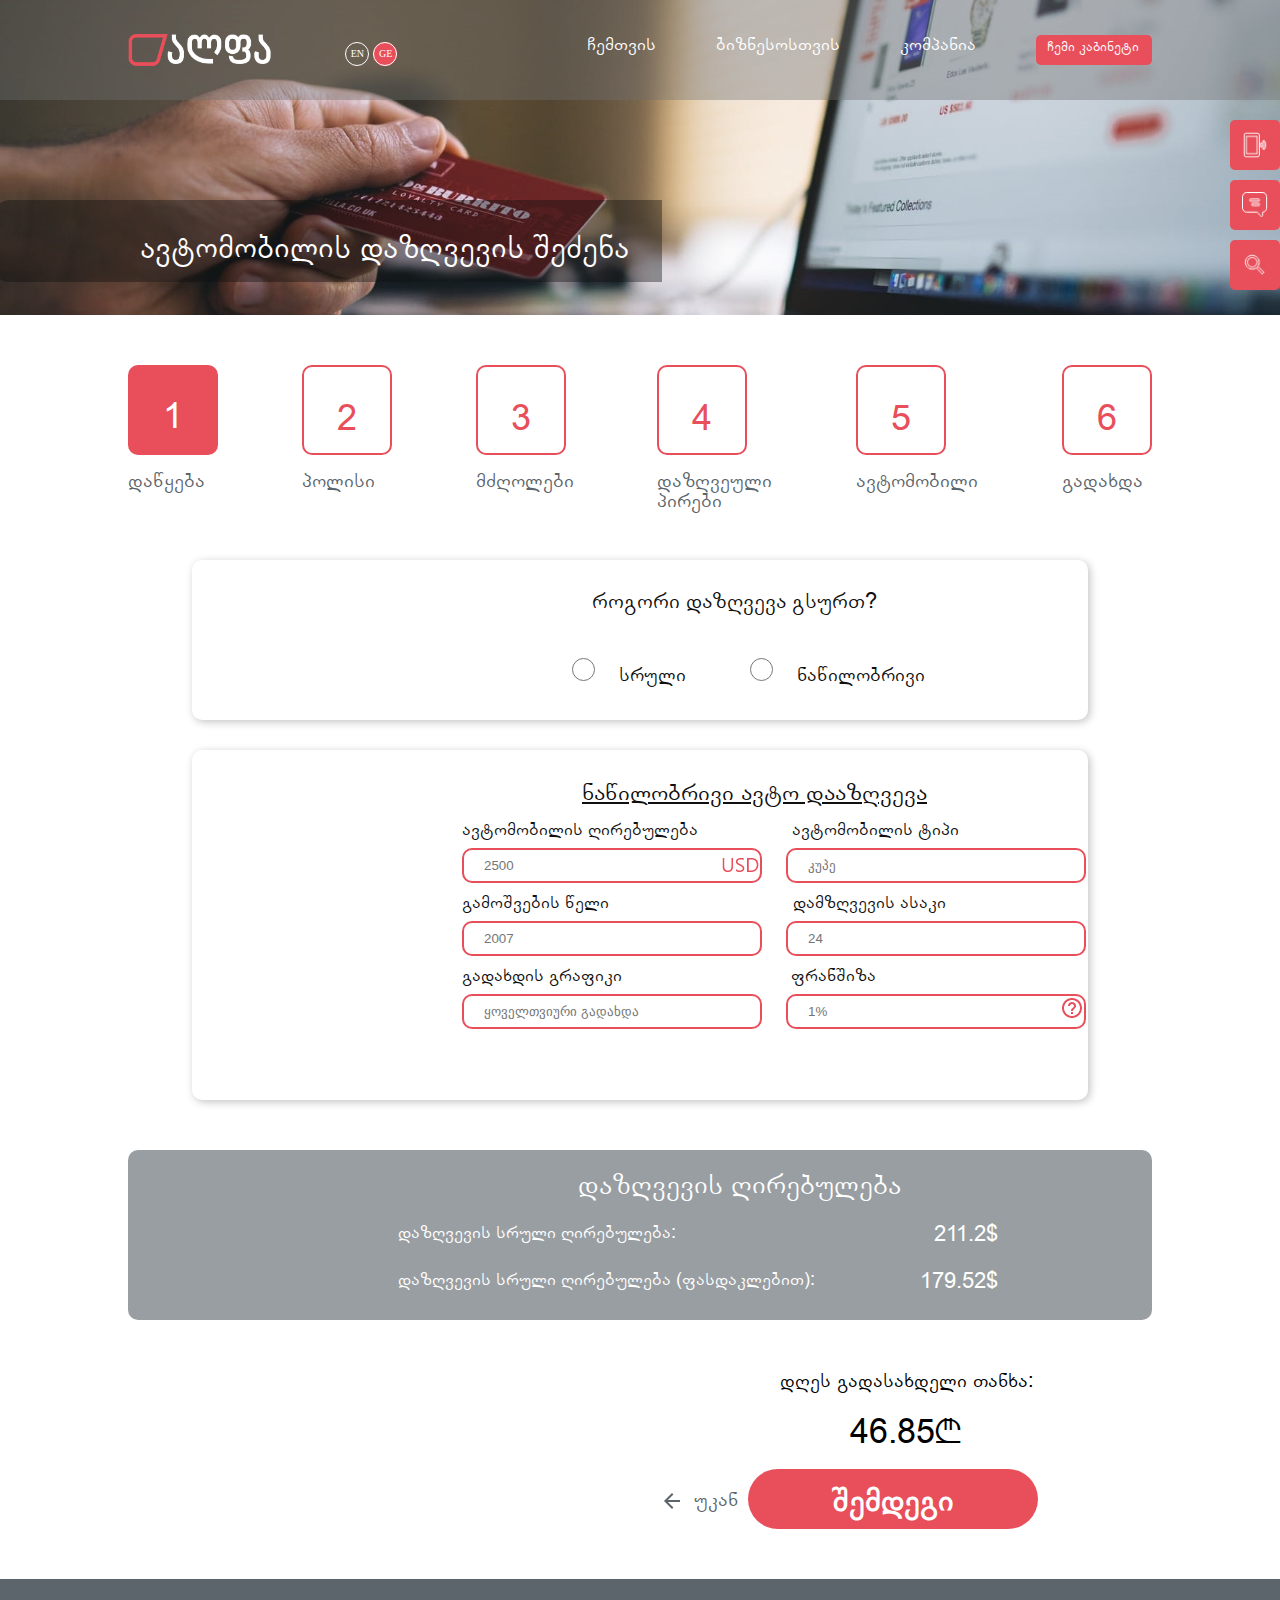
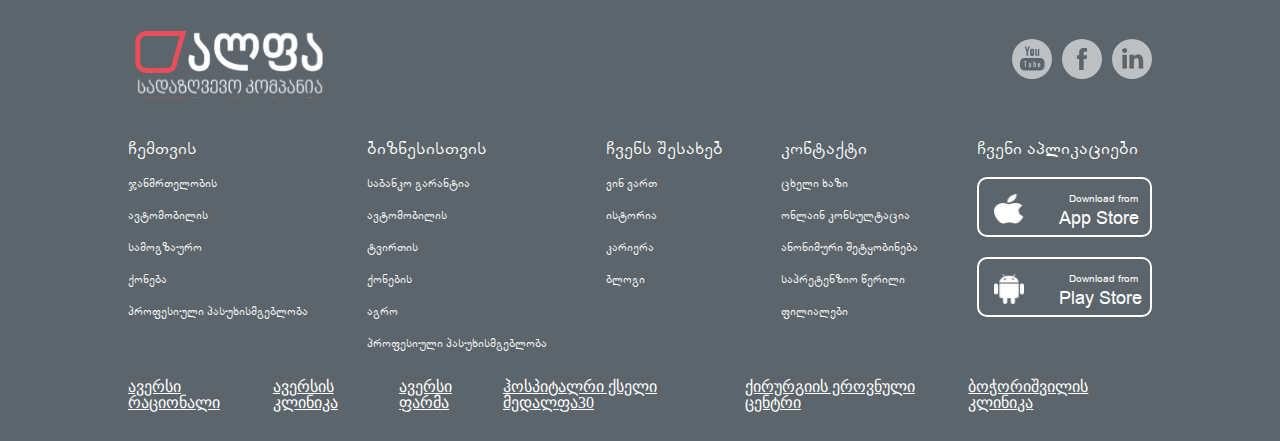
<file: checkout-step1.html>
<!DOCTYPE html>
<html lang="en">
<head>
    <meta charset="UTF-8">
    <meta http-equiv="X-UA-Compatible" content="IE=edge">
    <meta name="description" content="Free Web tutorials">
    <meta name="keywords" content="HTML, CSS, JavaScript">
    <meta name="author" content="John Doe">
    <meta name="viewport" content="width=device-width, initial-scale=1.0">
    <link rel="stylesheet" href="./css/reset.css">
    <link rel="stylesheet" href="./css/arial-geo.css">
    <link rel="stylesheet" href="./css/styles.css">
    <title>auto-insurance</title>
</head>
<body>
    <header>
        <div class="checkout-step1-header">
            <div class="header-div">
                <nav class="header-nav">
                    <div>
                        <a href="./index.html"><img src="./img/alfa.svg" alt="alfaslogo"></a>
                        <a href="#">
                            <svg xmlns="http://www.w3.org/2000/svg" width="24" height="24" viewBox="0 0 24 24" class="heder-svg">
                                <g id="Group_217" data-name="Group 217" transform="translate(-1154 -14)">
                                  <g id="Ellipse_17" data-name="Ellipse 17" transform="translate(1154 14)" fill="none" stroke="#fff" stroke-width="1">
                                    <circle cx="12" cy="12" r="12" stroke="none"/>
                                    <circle cx="12" cy="12" r="11.5" fill="none"/>
                                  </g>
                                  <text id="EN" transform="translate(1166 29)" fill="#fff" font-size="10" font-family="SegoeUI, Segoe UI"><tspan x="-6.27" y="0">EN</tspan></text>
                                </g>
                            </svg>
                        </a>
                        <a href="#">
                            <svg xmlns="http://www.w3.org/2000/svg" width="24" height="24" viewBox="0 0 24 24">
                                <g id="Group_218" data-name="Group 218" transform="translate(-1183 -14)">
                                  <g id="Ellipse_16" data-name="Ellipse 16" transform="translate(1183 14)" fill="#e84f5b" stroke="#fff" stroke-width="1">
                                    <circle cx="12" cy="12" r="12" stroke="none"/>
                                    <circle cx="12" cy="12" r="11.5" fill="none"/>
                                  </g>
                                  <text id="GE" transform="translate(1195 29)" fill="#fff" font-size="10" font-family="SegoeUI, Segoe UI"><tspan x="-5.959" y="0">GE</tspan></text>
                                </g>
                            </svg>
                        </a>
                    </div>
                    <ul class="nav-ul">
                        <li><a href="./index.html" class="nav-a margin-right">ჩემთვის</a></li>
                        <li><a href="#" class="nav-a margin-right">ბიზნესოსთვის</a></li>
                        <li><a href="./copmany.html" class="nav-a margin-right" >კომპანია</a></li>
                        <li class="nav-li"><a href="./personal.html" class="nav-a1">ჩემი კაბინეტი</a></li>
                    </ul>
                </nav>
            </div> 
            <div class="d-flex">
                <div class="checkout-step1-header-div1">
                    <h4 class="header-div1-h4">ავტომობილის დაზღვევის შეძენა</h4>
                </div> 
                <div class="checkout-header-div2">
                    <div class="checkout-header-div2-div">
                        <img src="./img/phone-icon.png" alt="phone-icon" class="header-div2-div-img">
                    </div>
                    <div class="checkout-header-div2-div1">
                        <img src="./img/online-icons.png" alt="online-icons" class="header-div2-div-img">
                    </div>
                    <div class="checkout-header-div2-div2">
                        <img src="./img/search-24px(1).png" alt="search" class="header-div2-div-img">
                    </div>
                </div>   
            </div>
        </div>
        <div class="checkout-responsive-header">
            <div class="checkout-responsive-header1">
                <div class="responsive-header-div">
                    <div>
                        <img src="./img/burger-menu.png" alt="burger-menu" class="responsive-burger-menu">
                        <nav class="responsive-header-div10">
                            <ul class="response-burger-ul">
                                <li>
                                    <a href="./copmany.html">
                                        <div class="d-flex">
                                            <img src="./img/company-icon.png" alt="company-icon" class="response-burger-li-img">
                                            <h6 class="response-burger-li-h6">კომპანია</h6>
                                        </div>
                                    </a>
                                </li>
                                <li>
                                    <a href="./personal.html">
                                        <div class="d-flex">
                                            <img src="./img/cabnet-icon.png" alt="cabnet-icon" class="response-burger-li-img">
                                            <h6 class="response-burger-li-h6">ჩემი კაბინეტი</h6>
                                        </div>
                                    </a>
                                </li>
                                <li>
                                    <a href="./auto.html">
                                        <div class="d-flex">
                                            <img src="./img/avto-dazgveva-icon10.png" alt="avto-dazgveva-icon10" class="response-burger-li-img">
                                            <h6 class="response-burger-li-h6">ავტო დაზღვევა</h6>
                                        </div>
                                    </a>
                                </li>
                            </ul>
                        </nav>
                    </div>
                    <a href="./index.html" class="responsive-burger-menu-img"><img src="./img/alfa.svg" alt="alfaslogo"></a>
                </div>
                <div class="d-flex">
                    <div class="checkout-responsive-header-div1">
                        <h4 class="responsive-header-div1-h4">ავტომობილის დაზღვევის შეძენა</h4>
                    </div>
                    <div class="checkout-responsive-header-div2">
                        <img src="./img/phone-icon.png" alt="phone-icon" class="responsive-header-div2-div-img">
                        <img src="./img/online-icons.png" alt="online-icons" class="responsive-header-div2-div-img">
                    </div>
                </div>
            </div> 
        </div> 
    </header>
    <div>
        <div class="checkout-step1-body">
            <div class="checkout1-div1">
                <div>
                    <div class="checkout1-div1-div">1</div>
                    <h5 class="checkout1-div1-h5">დაწყება</h5>
                </div>
                <div>
                    <div class="checkout1-div1-div1">2</div>
                    <h5 class="checkout1-div1-h5">პოლისი</h5>
                </div>
                <div>
                    <div class="checkout1-div1-div1">3</div>
                    <h5 class="checkout1-div1-h5">მძღოლები</h5>
                </div>
                <div>
                    <div class="checkout1-div1-div1">4</div>
                    <h5 class="checkout1-div1-h5">დაზღვეული<br> პირები</h5>
                </div>
                <div>
                    <div class="checkout1-div1-div1">5</div>
                    <h5 class="checkout1-div1-h5">ავტომობილი</h5>
                </div>
                <div>
                    <div class="checkout1-div1-div1">6</div>
                    <h5 class="checkout1-div1-h5">გადახდა</h5>
                </div>
            </div>
            <div class="checkout-form1">
                <form action="#" >
                    <label class="label1">როგორი დაზღვევა გსურთ?</label><br>
                    <input type="radio" name="fav_language" id="checkout-radio1" class="checkout-radio1">
                    <label for="checkout-radio1" class="label2">სრული</label>
                    <input type="radio" name="fav_language" id="checkout-radio2" class="checkout-radio2">
                    <label for="checkout-radio2" class="label2">ნაწილობრივი</label>
                </form>
            </div>
            <div class="checkout-form2">
                <form action="#">
                    <label class="label3">ნაწილობრივი ავტო დააზღვევა</label><br>
                    <label for="cost" class="label4">ავტომობილის ღირებულება</label>
                    <label for="type" class="label5">ავტომობილის ტიპი</label><br>
                    <input type="number" id="cost" min="100" max="100000" placeholder="2500" class="input1">
                    <input type="text" id="type"  placeholder="კუპე" class="input2"><br>
                    <label for="year" class="label4">გამოშვების წელი</label>
                    <label for="year1" class="label6">დამზღვევის ასაკი</label><br>
                    <input type="number" id="year" placeholder="2007" class="input3">
                    <input type="number" id="year1"  placeholder="24" class="input2"><br>
                    <label for="pay" class="label4">გადახდის გრაფიკი</label>
                    <label for="franchiz" class="label7">ფრანშიზა </label><br>
                    <input type="text" id="pay" placeholder="ყოველთვიური გადახდა" class="input3">
                    <input type="number" id="franchiz"  placeholder="1%" class="input4"><br>
                </form>
            </div>
            <div class="checkout1-div4">
                <h3 class="checkout1-div4-h3">დაზღვევის ღირებულება</h3>
                <div class="checkout1-div4-div1">
                    <h5 class="checkout1-div4-div1-h5">დაზღვევის სრული ღირებულება:</h5>
                    <p class="checkout1-div4-div1-p">211.2$</p>
                </div>
                <div class="checkout1-div4-div1">
                    <h5 class="checkout1-div4-div1-h5">დაზღვევის სრული ღირებულება (ფასდაკლებით):</h5>
                    <p class="checkout1-div4-div1-p">179.52$</p>
                </div>
            </div>
            <h4 class="checkout1-div1-h4">დღეს გადასახდელი თანხა:</h4>
            <p class="checkout1-div1-p">46.85₾</p>
            <div class="checkout1-div5">
                <a href="./auto.html">
                    <svg id="arrow_back-24px" xmlns="http://www.w3.org/2000/svg" width="24" height="24" viewBox="0 0 24 24" class="checkout1-div-svg">
                        <path id="Path_198" data-name="Path 198" d="M0,0H24V24H0Z" fill="none"/>
                        <path id="Path_199" data-name="Path 199" d="M20,11H7.83l5.59-5.59L12,4,4,12l8,8,1.41-1.41L7.83,13H20Z" fill="#5c656b"/>
                      </svg>
                </a>
                <a href="./auto.html">
                    <p class="checkout1-div5-p">უკან</p> 
                </a>
                <a href="./checkout-step2.html"><button class="checkout-button">შემდეგი</button></a>             
            </div>
        </div>
        <div class="responsive-checkout">
            <div class="responsive-checkout1-div1">
                <div>
                    <div class="responsive-checkout1-div1-div">1</div>
                    <h5 class="responsive-checkout1-div1-h5">დაწყება</h5>
                </div>
                <div>
                    <div class="responsive-checkout1-div1-div1">2</div>
                </div>
                <div>
                    <div class="responsive-checkout1-div1-div1">3</div>
                </div>
                <div>
                    <div class="responsive-checkout1-div1-div1">4</div>
                </div>
                <div>
                    <div class="responsive-checkout1-div1-div1">5</div>
                </div>
                <div>
                    <div class="responsive-checkout1-div1-div1">6</div>
                </div>
            </div>
            <div class="responsive-checkout-form1">
                <form action="#" >
                    <label class="responsive-label1">როგორი დაზღვევა გსურთ?</label><br>
                    <input type="radio" name="fav_language" id="checkout-radio3" class="responsive-checkout-radio1">
                    <label for="checkout-radio3" class="responsive-label2">სრული</label>
                    <input type="radio" name="fav_language" id="checkout-radio4" class="responsive-checkout-radio2">
                    <label for="checkout-radio4" class="responsive-label2">ნაწილობრივი</label>
                </form>
            </div>
            <div class="responsive-checkout-form2">
                <form action="#">
                    <label class="responsive-label3">ნაწილობრივი ავტო დააზღვევა</label><br>
                    <label for="cost1" class="responsive-label4-1">ავტომობილის ღირებულება</label><br>
                    <input type="number" id="cost1" min="100" max="100000" placeholder="2500" class="responsive-input1"><br>
                    <label for="type1" class="responsive-label5">ავტომობილის ტიპი</label><br>
                    <input type="text" id="type1"  placeholder="კუპე" class="responsive-input2"><br>
                    <label for="year3" class="responsive-label4">გამოშვების წელი</label><br>
                    <input type="number" id="year3" placeholder="2007" class="responsive-input3"><br>
                    <label for="year4" class="responsive-label6">დამზღვევის ასაკი</label><br>
                    <input type="number" id="year4"  placeholder="24" class="responsive-input2"><br>
                    <label for="pay1" class="responsive-label4">გადახდის გრაფიკი</label><br>
                    <input type="text" id="pay1" placeholder="ყოველთვიური გადახდა" class="responsive-input3"><br>
                    <label for="franchiz1" class="responsive-label7">ფრანშიზა </label><br>
                    <input type="number" id="franchiz1"  placeholder="1%" class="responsive-input4"><br>
                </form>
            </div>
            <div class="responsive-checkout1-div4">
                <h3 class="responsive-checkout1-div4-h3">დაზღვევის ღირებულება</h3>
                <div class="responsive-checkout1-div4-div1">
                    <h5 class="responsive-checkout1-div4-div1-h5">სრული ღირებულება:</h5>
                    <p class="responsive-checkout1-div4-div1-p">211.2$</p>
                </div>
                <div class="responsive-checkout1-div4-div1">
                    <h5 class="responsive-checkout1-div4-div1-h5">ღირებულება (ფასდაკლებით):</h5>
                    <p class="responsive-checkout1-div4-div1-p">179.52$</p>
                </div>
            </div>
            <p class="responsive-checkout1-div1-p">დღეს გადასახდელი თანხა:46.85₾</p>
            <a href="./checkout-step2.html"><button class="responsive-checkout-button">შემდეგი</button></a>
        </div>
    </div>
    
    <footer>
        <div class="footer">
            <div class="footer-div">
                <div class="footer-div-div">
                    <img src="./img/alfasadazgveo.svg" alt="alfasadazgveo" class="footer-logo">
                    <div>
                        <ul class="footer-div-ul">
                            <li>
                                <a href="https://www.youtube.com/" target="_blank">
                                    <svg xmlns="http://www.w3.org/2000/svg" width="40" height="40" viewBox="0 0 40 40">
                                        <g id="iconfinder_58-youtube_104445" opacity="0.6">
                                        <path id="Path_19" data-name="Path 19" d="M17.833,31.163H18.8v4.8h.934v-4.8H20.7v-.818H17.833Z" transform="translate(-5.914 -8.074)" fill="#fff"/>
                                        <path id="Path_20" data-name="Path 20" d="M28.089,21.779a.427.427,0,0,0,.3-.1.382.382,0,0,0,.112-.289V18.9a.292.292,0,0,0-.114-.241.458.458,0,0,0-.3-.093.409.409,0,0,0-.278.093.3.3,0,0,0-.106.241v2.489a.4.4,0,0,0,.1.289A.374.374,0,0,0,28.089,21.779Z" transform="translate(-8.027 -7.178)" fill="#fff"/>
                                        <path id="Path_21" data-name="Path 21" d="M30.883,31.769a.819.819,0,0,0-.382.1,1.279,1.279,0,0,0-.355.289V30.345h-.838v5.621h.838v-.318a1.069,1.069,0,0,0,.354.282,1,1,0,0,0,.434.09.686.686,0,0,0,.562-.234,1.035,1.035,0,0,0,.2-.676v-2.3a1.224,1.224,0,0,0-.209-.774A.716.716,0,0,0,30.883,31.769ZM30.837,35a.449.449,0,0,1-.072.286.27.27,0,0,1-.223.088.485.485,0,0,1-.2-.044.676.676,0,0,1-.2-.146V32.6a.581.581,0,0,1,.17-.127.386.386,0,0,1,.176-.041.323.323,0,0,1,.259.107.5.5,0,0,1,.087.32Z" transform="translate(-7.851 -8.052)" fill="#fff"/>
                                        <path id="Path_22" data-name="Path 22" d="M25.33,36.214a1.17,1.17,0,0,1-.257.221.474.474,0,0,1-.231.087.2.2,0,0,1-.17-.066.349.349,0,0,1-.052-.212V33.063h-.828v3.468a.9.9,0,0,0,.145.556.52.52,0,0,0,.433.184,1.013,1.013,0,0,0,.482-.131,1.855,1.855,0,0,0,.478-.385v.454h.829V33.064h-.829v3.151Z" transform="translate(-6.965 -8.988)" fill="#fff"/>
                                        <path id="Path_23" data-name="Path 23" d="M23.722,5.155a20,20,0,1,0,20,20A20,20,0,0,0,23.722,5.155Zm3.231,9.878h1.4v5.246a.553.553,0,0,0,.09.351.341.341,0,0,0,.284.111.825.825,0,0,0,.39-.145,1.915,1.915,0,0,0,.43-.371V15.033h1.4v6.842h-1.4v-.755a2.933,2.933,0,0,1-.8.636,1.753,1.753,0,0,1-.811.219.882.882,0,0,1-.731-.308,1.446,1.446,0,0,1-.244-.917V15.033ZM21.763,16.6a1.575,1.575,0,0,1,.563-1.268,2.315,2.315,0,0,1,1.518-.469,2.061,2.061,0,0,1,1.423.5,1.644,1.644,0,0,1,.552,1.282v3.533a1.778,1.778,0,0,1-.541,1.377,2.142,2.142,0,0,1-1.5.5,2.071,2.071,0,0,1-1.468-.512,1.821,1.821,0,0,1-.551-1.39V16.6Zm-3.808-4,1.022,3.705h.1l.972-3.705h1.6l-1.831,5.427v3.847H18.244V18.2L16.37,12.6ZM36.261,32.12A4.484,4.484,0,0,1,31.78,36.6H16.205a4.484,4.484,0,0,1-4.483-4.483v-3.6a4.483,4.483,0,0,1,4.483-4.483H31.78a4.482,4.482,0,0,1,4.482,4.483Z" transform="translate(-3.722 -5.155)" fill="#fff"/>
                                        <path id="Path_24" data-name="Path 24" d="M35.763,32.874a1.247,1.247,0,0,0-.908.34,1.167,1.167,0,0,0-.353.877v1.865a1.319,1.319,0,0,0,.321.94,1.143,1.143,0,0,0,.877.342,1.236,1.236,0,0,0,.93-.321,1.326,1.326,0,0,0,.312-.962v-.213h-.853v.189a.889.889,0,0,1-.082.473.341.341,0,0,1-.288.107.311.311,0,0,1-.281-.125.911.911,0,0,1-.08-.456v-.78h1.585V34.092a1.246,1.246,0,0,0-.3-.9A1.169,1.169,0,0,0,35.763,32.874Zm.328,1.631h-.732v-.419a.612.612,0,0,1,.085-.372.331.331,0,0,1,.285-.114.32.32,0,0,1,.276.114.617.617,0,0,1,.087.372v.419Z" transform="translate(-8.668 -8.9)" fill="#fff"/>
                                        </g>
                                    </svg>
                                    
                                </a>
                            </li>
                            <li class="footer-div-li">
                                <a href="https://www.facebook.com/" target="_blank">
                                    <svg xmlns="http://www.w3.org/2000/svg" width="40" height="40" viewBox="0 0 40 40">
                                        <path id="iconfinder_facebook_circle_black_107153" d="M20.177,34.88h4.5V24h3l.4-3.749h-3.4l0-1.877c0-.977.093-1.5,1.5-1.5h1.875V13.12h-3c-3.6,0-4.871,1.819-4.871,4.878v2.251H17.931V24h2.246ZM23,44A20,20,0,1,1,43,24,20,20,0,0,1,23,44Z" transform="translate(-3 -4)" fill="#fff" fill-rule="evenodd" opacity="0.6"/>
                                    </svg>
                                    
                                </a>
                            </li>
                            <li class="footer-div-li">
                                <a href="https://www.linkedin.com/" target="_blank">
                                    <svg xmlns="http://www.w3.org/2000/svg" width="40" height="40" viewBox="0 0 40 40">
                                        <path id="iconfinder_linkedin_circle_black_107159" d="M35.225,33.425V25.617c0-4.183-2.233-6.13-5.211-6.13a4.492,4.492,0,0,0-4.079,2.249V19.807H21.408c.06,1.278,0,13.618,0,13.618h4.527V25.819a3.087,3.087,0,0,1,.149-1.1,2.476,2.476,0,0,1,2.321-1.655c1.639,0,2.293,1.249,2.293,3.079v7.286h4.526ZM16.639,17.948a2.36,2.36,0,1,0,.03-4.706,2.359,2.359,0,1,0-.059,4.706ZM24,44A20,20,0,1,1,44,24,20,20,0,0,1,24,44ZM18.9,33.425V19.807H14.377V33.425Z" transform="translate(-4 -4)" fill="#fff" fill-rule="evenodd" opacity="0.6"/>
                                    </svg>
                                    
                                </a>
                            </li>
                        </ul>
                    </div>
                </div>
                <nav class="footer-nav">
                    <div>
                        <ul>
                            <li class="footer-nav-li"> ჩემთვის</li>
                            <li class="footer-nav-li1"><a href="#" class="color1">ჯანმრთელობის</a></li>
                            <li class="footer-nav-li1"><a href="#" class="color1">ავტომობილის</a></li>
                            <li class="footer-nav-li1"><a href="#" class="color1">სამოგზაურო</a></li>
                            <li class="footer-nav-li1"><a href="#" class="color1">ქონება</a></li>
                            <li class="footer-nav-li1"><a href="#" class="color1">პროფესიული პასუხისმგებლობა</a></li>
                        </ul>
                    </div>
                    <div>
                        <ul>
                            <li class="footer-nav-li">ბიზნესისთვის</li>
                            <li class="footer-nav-li1"><a href="#" class="color1">საბანკო გარანტია</a></li>
                            <li class="footer-nav-li1"><a href="#" class="color1">ავტომობილის</a></li>
                            <li class="footer-nav-li1"><a href="#" class="color1">ტვირთის</a></li>
                            <li class="footer-nav-li1"><a href="#" class="color1">ქონების</a></li>
                            <li class="footer-nav-li1"><a href="#" class="color1">აგრო</a></li>
                            <li class="footer-nav-li1"><a href="#" class="color1">პროფესიული პასუხისმგებლობა</a></li>
                        </ul>
                    </div>
                    <div>
                        <ul>
                            <li class="footer-nav-li">ჩვენს შესახებ</li>
                            <li class="footer-nav-li1"><a href="#" class="color1">ვინ ვართ</a></li>
                            <li class="footer-nav-li1"><a href="#" class="color1">ისტორია</a></li>
                            <li class="footer-nav-li1"><a href="#" class="color1">კარიერა</a></li>
                            <li class="footer-nav-li1"><a href="#" class="color1">ბლოგი</a></li>
                        </ul>
                    </div>
                    <div>
                        <ul>
                            <li class="footer-nav-li">კონტაქტი</li>
                            <li class="footer-nav-li1"><a href="#" class="color1">ცხელი ხაზი</a></li>
                            <li class="footer-nav-li1"><a href="#" class="color1">ონლაინ კონსულტაცია</a></li>
                            <li class="footer-nav-li1"><a href="#" class="color1">ანონიმური შეტყობინება</a></li>
                            <li class="footer-nav-li1"><a href="#" class="color1">საპრეტენზიო წერილი</a></li>
                            <li class="footer-nav-li1"><a href="#" class="color1">ფილიალები</a></li>
                        </ul>
                    </div>
                    <div>
                        <h3 class="footer-nav-li">ჩვენი აპლიკაციები</h3>
                        <div>
                            <a href="#" class="color1">
                                <div class="footer-nav-div">
                                    <img src="./img/apple-icon.png" alt="apple-icon" class="footer-nav-div-img">
                                    <div>
                                        <p class="footer-nav-div-p">Download from</p>
                                        <p class="footer-nav-div-p1">App Store</p>
                                    </div>
                                </div>
                            </a>
                            <a href="#" class="color1">
                                <div class="footer-nav-div">
                                    <img src="/img/play-store-icon.png" alt="play-store-icon" class="footer-nav-div-img">
                                    <div>
                                        <p class="footer-nav-div-p">Download from</p>
                                        <p class="footer-nav-div-p1">Play Store</p>
                                    </div>
                                </div>
                            </a>
                        </div>
                    </div>
                </nav>
                <div>
                    <ul class="footer-ul">
                        <li>ავერსი რაციონალი</li>
                        <li>ავერსის კლინიკა</li>
                        <li>ავერსი ფარმა</li>
                        <li>ჰოსპიტალრი ქსელი მედალფა30</li>
                        <li>ქირურგიის ეროვნული ცენტრი</li>
                        <li>ბოჭორიშვილის კლინიკა</li>
                    </ul>
                </div>
            </div>
        </div>
        <div class="responsive-footer">
            <img src="./img/alfasadazgveo.svg" alt="alfasadazgveo" class="responsive-footer-logo">
            <div>
                <nav class="d-flex">
                    <div class="responsive-footer-div-div">
                        <ul>
                            <li class="footer-nav-li">კომპანია</li>
                            <li class="footer-nav-li1"><a href="#" class="color1">ცხელი ხაზი</a></li>
                            <li class="footer-nav-li1"><a href="#" class="color1">ონლაინ კონსულტაცია</a></li>
                            <li class="footer-nav-li1"><a href="#" class="color1">ფილიალები</a></li>
                            <li class="footer-nav-li1"><a href="#" class="color1">ვინ ვართ</a></li>
                            <li class="footer-nav-li1"><a href="#" class="color1">ისტორია</a></li>
                            <li class="footer-nav-li1"><a href="#" class="color1">კარიერა</a></li>
                            <li class="footer-nav-li1"><a href="#" class="color1">ბლოგი</a></li>
                        </ul>
                    </div>
                    <div>
                        <ul class="responsive-footer-ul">
                            <li class="responsive-footer-li1">ჰოსპიტალრი ქსელი მედალფა</li>
                            <li class="responsive-footer-li">ბოჭორიშვილის<br> კლინიკა</li>
                            <li class="responsive-footer-li">ავერსის<br> კლინიკა</li>
                            <li class="responsive-footer-li">ქირურგიის ეროვნული<br> ცენტრი</li>
                            <li class="responsive-footer-li">ავერსი<br> ფარმა</li>
                            <li class="responsive-footer-li">ავერსი<br> რაციონალი</li>
                        </ul>
                    </div>
                </nav>
            </div>
            <div class="responsive-footer-div">
                <a href="#" class="color1">
                    <div class="footer-nav-div">
                        <img src="./img/apple-icon.png" alt="apple-icon" class="footer-nav-div-img">
                        <div>
                            <p class="footer-nav-div-p">Download from</p>
                            <p class="footer-nav-div-p1">App Store</p>
                        </div>
                    </div>
                </a>
                <a href="#" class="color1">
                    <div class="footer-nav-div resp-margin">
                        <img src="/img/play-store-icon.png" alt="play-store-icon" class="footer-nav-div-img">
                        <div>
                            <p class="footer-nav-div-p">Download from</p>
                            <p class="footer-nav-div-p1">Play Store</p>
                        </div>
                    </div>
                </a>
            </div>
            <div class="responsive-footer-div1">
                <ul class="footer-div-ul">
                    <li>
                        <a href="https://www.youtube.com/" target="_blank">
                            <svg xmlns="http://www.w3.org/2000/svg" width="40" height="40" viewBox="0 0 40 40">
                                <g id="iconfinder_58-youtube_104445" opacity="0.6">
                                <path id="Path_19" data-name="Path 19" d="M17.833,31.163H18.8v4.8h.934v-4.8H20.7v-.818H17.833Z" transform="translate(-5.914 -8.074)" fill="#fff"/>
                                <path id="Path_20" data-name="Path 20" d="M28.089,21.779a.427.427,0,0,0,.3-.1.382.382,0,0,0,.112-.289V18.9a.292.292,0,0,0-.114-.241.458.458,0,0,0-.3-.093.409.409,0,0,0-.278.093.3.3,0,0,0-.106.241v2.489a.4.4,0,0,0,.1.289A.374.374,0,0,0,28.089,21.779Z" transform="translate(-8.027 -7.178)" fill="#fff"/>
                                <path id="Path_21" data-name="Path 21" d="M30.883,31.769a.819.819,0,0,0-.382.1,1.279,1.279,0,0,0-.355.289V30.345h-.838v5.621h.838v-.318a1.069,1.069,0,0,0,.354.282,1,1,0,0,0,.434.09.686.686,0,0,0,.562-.234,1.035,1.035,0,0,0,.2-.676v-2.3a1.224,1.224,0,0,0-.209-.774A.716.716,0,0,0,30.883,31.769ZM30.837,35a.449.449,0,0,1-.072.286.27.27,0,0,1-.223.088.485.485,0,0,1-.2-.044.676.676,0,0,1-.2-.146V32.6a.581.581,0,0,1,.17-.127.386.386,0,0,1,.176-.041.323.323,0,0,1,.259.107.5.5,0,0,1,.087.32Z" transform="translate(-7.851 -8.052)" fill="#fff"/>
                                <path id="Path_22" data-name="Path 22" d="M25.33,36.214a1.17,1.17,0,0,1-.257.221.474.474,0,0,1-.231.087.2.2,0,0,1-.17-.066.349.349,0,0,1-.052-.212V33.063h-.828v3.468a.9.9,0,0,0,.145.556.52.52,0,0,0,.433.184,1.013,1.013,0,0,0,.482-.131,1.855,1.855,0,0,0,.478-.385v.454h.829V33.064h-.829v3.151Z" transform="translate(-6.965 -8.988)" fill="#fff"/>
                                <path id="Path_23" data-name="Path 23" d="M23.722,5.155a20,20,0,1,0,20,20A20,20,0,0,0,23.722,5.155Zm3.231,9.878h1.4v5.246a.553.553,0,0,0,.09.351.341.341,0,0,0,.284.111.825.825,0,0,0,.39-.145,1.915,1.915,0,0,0,.43-.371V15.033h1.4v6.842h-1.4v-.755a2.933,2.933,0,0,1-.8.636,1.753,1.753,0,0,1-.811.219.882.882,0,0,1-.731-.308,1.446,1.446,0,0,1-.244-.917V15.033ZM21.763,16.6a1.575,1.575,0,0,1,.563-1.268,2.315,2.315,0,0,1,1.518-.469,2.061,2.061,0,0,1,1.423.5,1.644,1.644,0,0,1,.552,1.282v3.533a1.778,1.778,0,0,1-.541,1.377,2.142,2.142,0,0,1-1.5.5,2.071,2.071,0,0,1-1.468-.512,1.821,1.821,0,0,1-.551-1.39V16.6Zm-3.808-4,1.022,3.705h.1l.972-3.705h1.6l-1.831,5.427v3.847H18.244V18.2L16.37,12.6ZM36.261,32.12A4.484,4.484,0,0,1,31.78,36.6H16.205a4.484,4.484,0,0,1-4.483-4.483v-3.6a4.483,4.483,0,0,1,4.483-4.483H31.78a4.482,4.482,0,0,1,4.482,4.483Z" transform="translate(-3.722 -5.155)" fill="#fff"/>
                                <path id="Path_24" data-name="Path 24" d="M35.763,32.874a1.247,1.247,0,0,0-.908.34,1.167,1.167,0,0,0-.353.877v1.865a1.319,1.319,0,0,0,.321.94,1.143,1.143,0,0,0,.877.342,1.236,1.236,0,0,0,.93-.321,1.326,1.326,0,0,0,.312-.962v-.213h-.853v.189a.889.889,0,0,1-.082.473.341.341,0,0,1-.288.107.311.311,0,0,1-.281-.125.911.911,0,0,1-.08-.456v-.78h1.585V34.092a1.246,1.246,0,0,0-.3-.9A1.169,1.169,0,0,0,35.763,32.874Zm.328,1.631h-.732v-.419a.612.612,0,0,1,.085-.372.331.331,0,0,1,.285-.114.32.32,0,0,1,.276.114.617.617,0,0,1,.087.372v.419Z" transform="translate(-8.668 -8.9)" fill="#fff"/>
                                </g>
                            </svg>
                            
                        </a>
                    </li>
                    <li class="footer-div-li">
                        <a href="https://www.facebook.com/" target="_blank">
                            <svg xmlns="http://www.w3.org/2000/svg" width="40" height="40" viewBox="0 0 40 40">
                                <path id="iconfinder_facebook_circle_black_107153" d="M20.177,34.88h4.5V24h3l.4-3.749h-3.4l0-1.877c0-.977.093-1.5,1.5-1.5h1.875V13.12h-3c-3.6,0-4.871,1.819-4.871,4.878v2.251H17.931V24h2.246ZM23,44A20,20,0,1,1,43,24,20,20,0,0,1,23,44Z" transform="translate(-3 -4)" fill="#fff" fill-rule="evenodd" opacity="0.6"/>
                            </svg>
                            
                        </a>
                    </li>
                    <li class="footer-div-li">
                        <a href="https://www.linkedin.com/" target="_blank">
                            <svg xmlns="http://www.w3.org/2000/svg" width="40" height="40" viewBox="0 0 40 40">
                                <path id="iconfinder_linkedin_circle_black_107159" d="M35.225,33.425V25.617c0-4.183-2.233-6.13-5.211-6.13a4.492,4.492,0,0,0-4.079,2.249V19.807H21.408c.06,1.278,0,13.618,0,13.618h4.527V25.819a3.087,3.087,0,0,1,.149-1.1,2.476,2.476,0,0,1,2.321-1.655c1.639,0,2.293,1.249,2.293,3.079v7.286h4.526ZM16.639,17.948a2.36,2.36,0,1,0,.03-4.706,2.359,2.359,0,1,0-.059,4.706ZM24,44A20,20,0,1,1,44,24,20,20,0,0,1,24,44ZM18.9,33.425V19.807H14.377V33.425Z" transform="translate(-4 -4)" fill="#fff" fill-rule="evenodd" opacity="0.6"/>
                            </svg>
                            
                        </a>
                    </li>
                </ul>
            </div>
        </div>
        
    </footer>
</body>
</html>
</file>
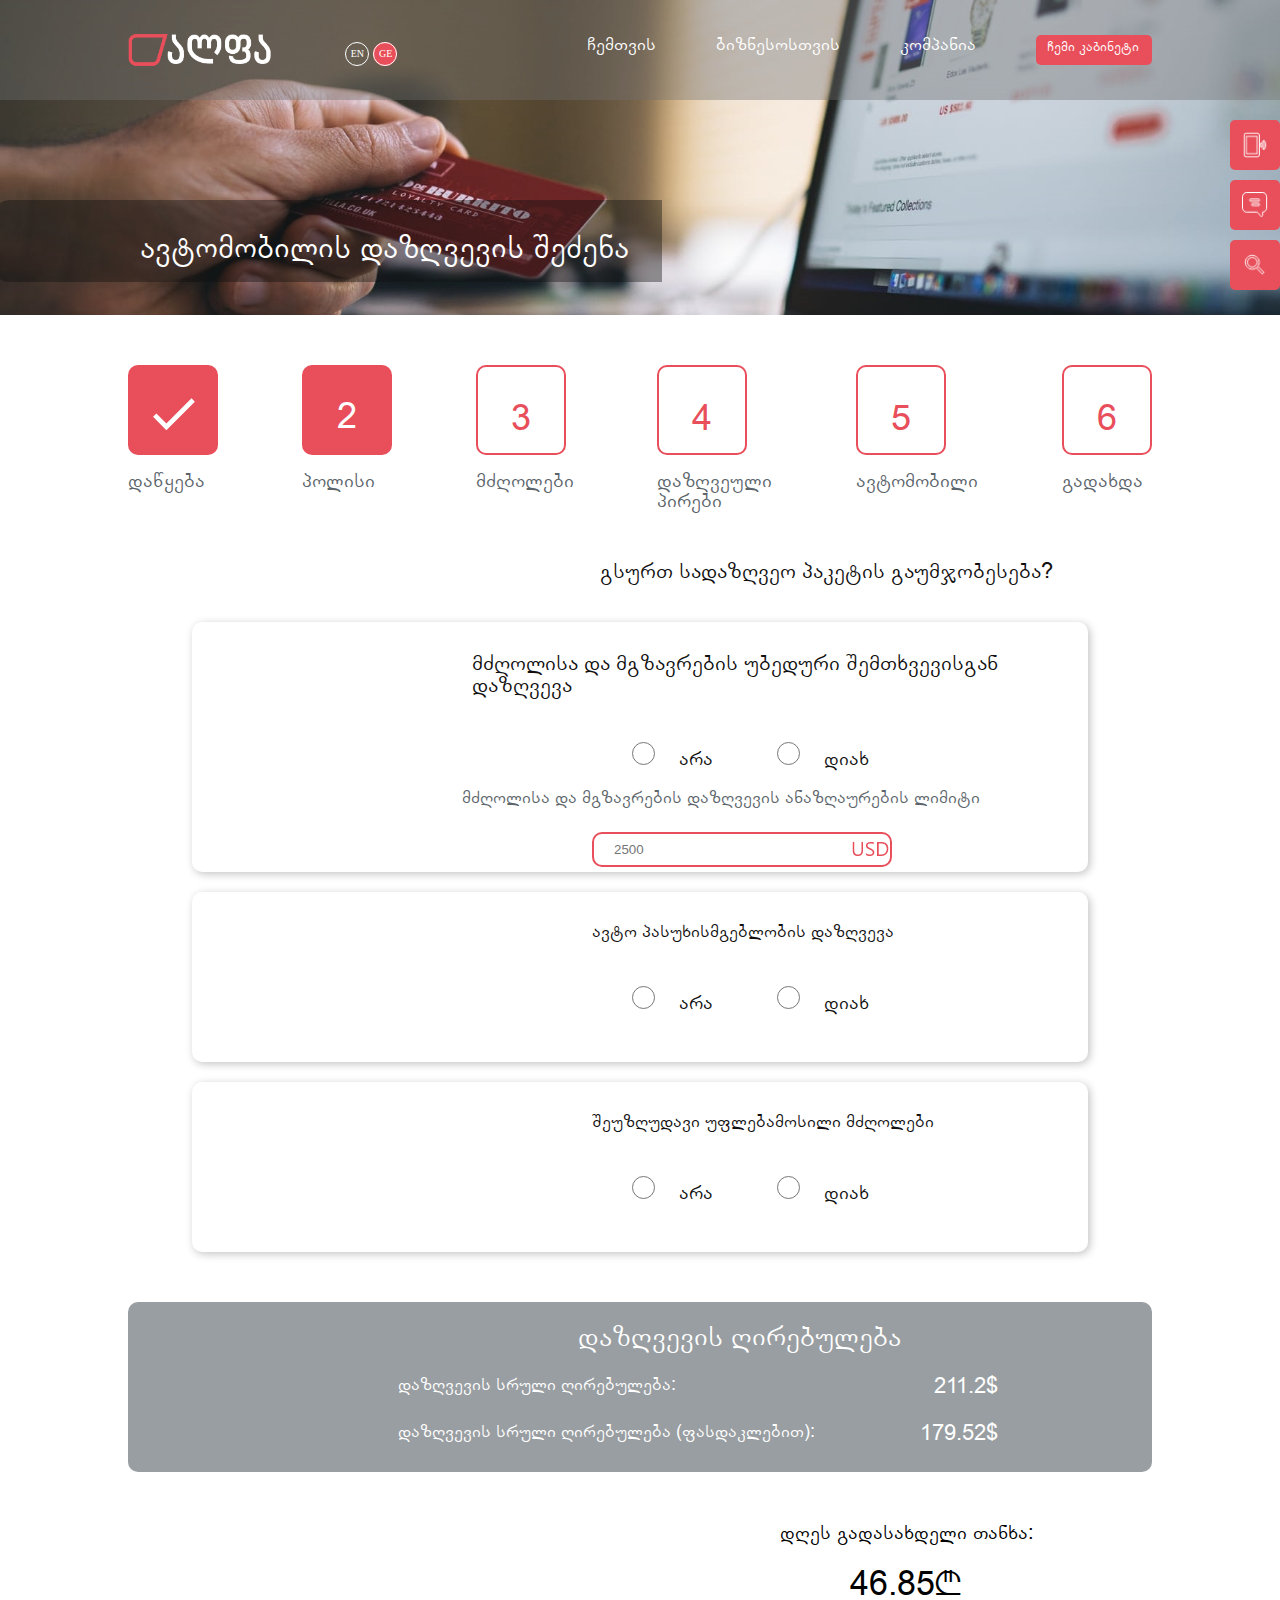
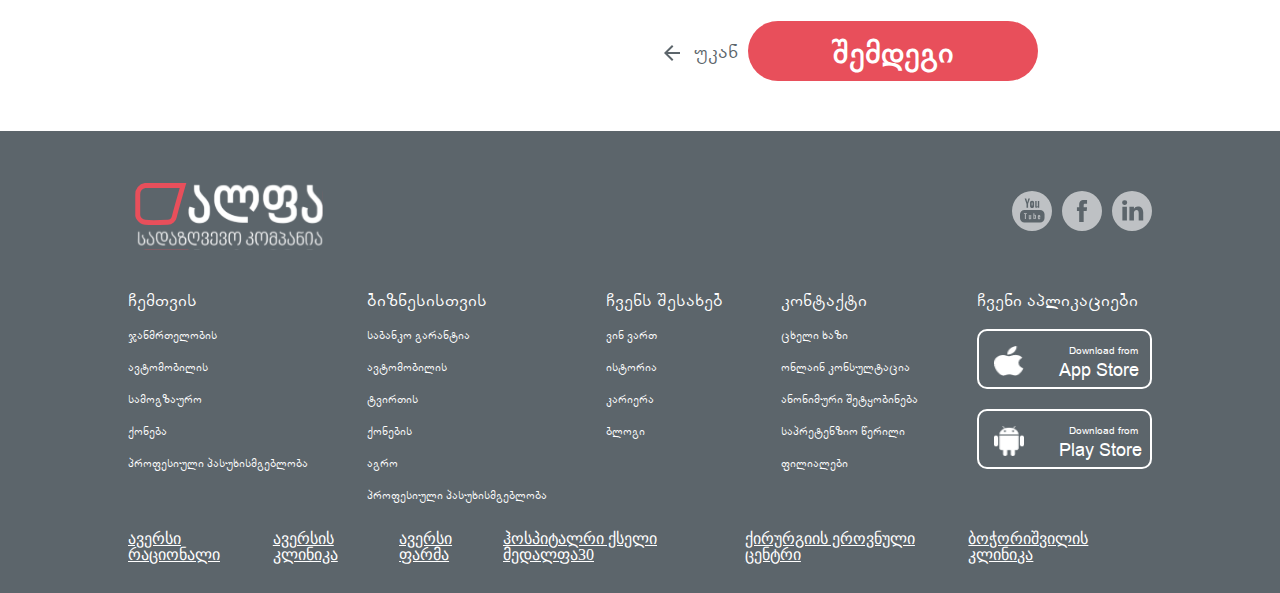
<file: checkout-step2.html>
<!DOCTYPE html>
<html lang="en">
<head>
    <meta charset="UTF-8">
    <meta http-equiv="X-UA-Compatible" content="IE=edge">
    <meta name="description" content="Free Web tutorials">
    <meta name="keywords" content="HTML, CSS, JavaScript">
    <meta name="author" content="John Doe">
    <meta name="viewport" content="width=device-width, initial-scale=1.0">
    <link rel="stylesheet" href="./css/reset.css">
    <link rel="stylesheet" href="./css/arial-geo.css">
    <link rel="stylesheet" href="./css/styles.css">
    <title>auto-insurance</title>
</head>
<body>
    <header>
        <div class="checkout-step1-header">
            <div class="header-div">
                <nav class="header-nav">
                    <div>
                        <a href="./index.html"><img src="./img/alfa.svg" alt="alfaslogo"></a>
                        <a href="#">
                            <svg xmlns="http://www.w3.org/2000/svg" width="24" height="24" viewBox="0 0 24 24" class="heder-svg">
                                <g id="Group_217" data-name="Group 217" transform="translate(-1154 -14)">
                                  <g id="Ellipse_17" data-name="Ellipse 17" transform="translate(1154 14)" fill="none" stroke="#fff" stroke-width="1">
                                    <circle cx="12" cy="12" r="12" stroke="none"/>
                                    <circle cx="12" cy="12" r="11.5" fill="none"/>
                                  </g>
                                  <text id="EN" transform="translate(1166 29)" fill="#fff" font-size="10" font-family="SegoeUI, Segoe UI"><tspan x="-6.27" y="0">EN</tspan></text>
                                </g>
                            </svg>
                        </a>
                        <a href="#">
                            <svg xmlns="http://www.w3.org/2000/svg" width="24" height="24" viewBox="0 0 24 24">
                                <g id="Group_218" data-name="Group 218" transform="translate(-1183 -14)">
                                  <g id="Ellipse_16" data-name="Ellipse 16" transform="translate(1183 14)" fill="#e84f5b" stroke="#fff" stroke-width="1">
                                    <circle cx="12" cy="12" r="12" stroke="none"/>
                                    <circle cx="12" cy="12" r="11.5" fill="none"/>
                                  </g>
                                  <text id="GE" transform="translate(1195 29)" fill="#fff" font-size="10" font-family="SegoeUI, Segoe UI"><tspan x="-5.959" y="0">GE</tspan></text>
                                </g>
                            </svg>
                        </a>
                    </div>
                    <ul class="nav-ul">
                        <li><a href="./index.html" class="nav-a margin-right">ჩემთვის</a></li>
                        <li><a href="#" class="nav-a margin-right">ბიზნესოსთვის</a></li>
                        <li><a href="./copmany.html" class="nav-a margin-right" >კომპანია</a></li>
                        <li class="nav-li"><a href="./personal.html" class="nav-a1">ჩემი კაბინეტი</a></li>
                    </ul>
                </nav>
            </div> 
            <div class="d-flex">
                <div class="checkout-step1-header-div1">
                    <h4 class="header-div1-h4">ავტომობილის დაზღვევის შეძენა</h4>
                </div> 
                <div class="checkout-header-div2">
                    <div class="checkout-header-div2-div">
                        <img src="./img/phone-icon.png" alt="phone-icon" class="header-div2-div-img">
                    </div>
                    <div class="checkout-header-div2-div1">
                        <img src="./img/online-icons.png" alt="online-icons" class="header-div2-div-img">
                    </div>
                    <div class="checkout-header-div2-div2">
                        <img src="./img/search-24px(1).png" alt="search" class="header-div2-div-img">
                    </div>
                </div> 
            </div>
        </div>
        <div class="checkout-responsive-header">
            <div class="checkout-responsive-header1">
                <div class="responsive-header-div">
                    <div>
                        <img src="./img/burger-menu.png" alt="burger-menu" class="responsive-burger-menu">
                        <nav class="responsive-header-div10">
                            <ul class="response-burger-ul">
                                <li>
                                    <a href="./copmany.html">
                                        <div class="d-flex">
                                            <img src="./img/company-icon.png" alt="company-icon" class="response-burger-li-img">
                                            <h6 class="response-burger-li-h6">კომპანია</h6>
                                        </div>
                                    </a>
                                </li>
                                <li>
                                    <a href="./personal.html">
                                        <div class="d-flex">
                                            <img src="./img/cabnet-icon.png" alt="cabnet-icon" class="response-burger-li-img">
                                            <h6 class="response-burger-li-h6">ჩემი კაბინეტი</h6>
                                        </div>
                                    </a>
                                </li>
                                <li>
                                    <a href="./auto.html">
                                        <div class="d-flex">
                                            <img src="./img/avto-dazgveva-icon10.png" alt="avto-dazgveva-icon10" class="response-burger-li-img">
                                            <h6 class="response-burger-li-h6">ავტო დაზღვევა</h6>
                                        </div>
                                    </a>
                                </li>
                            </ul>
                        </nav>
                    </div>
                    <a href="./index.html" class="responsive-burger-menu-img"><img src="./img/alfa.svg" alt="alfaslogo"></a>
                </div>
                <div class="d-flex">
                    <div class="checkout-responsive-header-div1">
                        <h4 class="responsive-header-div1-h4">ავტომობილის დაზღვევის შეძენა</h4>
                    </div>
                    <div class="checkout-responsive-header-div2">
                        <img src="./img/phone-icon.png" alt="phone-icon" class="responsive-header-div2-div-img">
                        <img src="./img/online-icons.png" alt="online-icons" class="responsive-header-div2-div-img">
                    </div>
                </div>
            </div> 
        </div>    
    </header>
    <div>
        <div class="checkout-step1-body">
            <div class="checkout1-div1">
                <div>
                    <div class="checkout1-div1-div-img"><img src="./img/done.png" alt="done"></div>
                    <h5 class="checkout1-div1-h5">დაწყება</h5>
                </div>
                <div>
                    <div class="checkout1-div1-div">2</div>
                    <h5 class="checkout1-div1-h5">პოლისი</h5>
                </div>
                <div>
                    <div class="checkout1-div1-div1">3</div>
                    <h5 class="checkout1-div1-h5">მძღოლები</h5>
                </div>
                <div>
                    <div class="checkout1-div1-div1">4</div>
                    <h5 class="checkout1-div1-h5">დაზღვეული<br> პირები</h5>
                </div>
                <div>
                    <div class="checkout1-div1-div1">5</div>
                    <h5 class="checkout1-div1-h5">ავტომობილი</h5>
                </div>
                <div>
                    <div class="checkout1-div1-div1">6</div>
                    <h5 class="checkout1-div1-h5">გადახდა</h5>
                </div>
            </div>
            <h2 class="checkout1-h2">გსურთ სადაზღვეო პაკეტის გაუმჯობესება?</h2>
            <div class="checkout2-form1">
                <form action="#" >
                    <label class="label1-1">მძღოლისა და მგზავრების უბედური შემთხვევისგან დაზღვევა </label><br>
                    <input type="radio" name="fav_language" id="checkout-radio14" class="checkout-radio1-1">
                    <label for="checkout-radio14" class="label2">არა</label>
                    <input type="radio" name="fav_language" id="checkout-radio24" class="checkout-radio2">
                    <label for="checkout-radio24" class="label2">დიახ</label><br>
                    <label for="cost2" class="label4-1">მძღოლისა და მგზავრების დაზღვევის ანაზღაურების ლიმიტი</label><br>
                    <input type="number" id="cost27" min="100" max="100000" placeholder="2500" class="input1-1">
                </form>
            </div>
            <div class="checkout2-form2">
                <label class="label1-2">ავტო პასუხისმგებლობის დაზღვევა</label><br>
                    <input type="radio" name="fav_language" id="checkout-radio13" class="checkout-radio1-1">
                    <label for="checkout-radio13" class="label2">არა</label>
                    <input type="radio" name="fav_language" id="checkout-radio23" class="checkout-radio2">
                    <label for="checkout-radio23" class="label2">დიახ</label>
            </div>
            <div class="checkout2-form2">
                <label class="label1-2">შეუზღუდავი უფლებამოსილი მძღოლები</label><br>
                    <input type="radio" name="fav_language" id="checkout-radio31" class="checkout-radio1-1">
                    <label for="checkout-radio31" class="label2">არა</label>
                    <input type="radio" name="fav_language" id="checkout-radio32" class="checkout-radio2">
                    <label for="checkout-radio32" class="label2">დიახ</label>
            </div>
    
            <div class="checkout1-div4">
                <h3 class="checkout1-div4-h3">დაზღვევის ღირებულება</h3>
                <div class="checkout1-div4-div1">
                    <h5 class="checkout1-div4-div1-h5">დაზღვევის სრული ღირებულება:</h5>
                    <p class="checkout1-div4-div1-p">211.2$</p>
                </div>
                <div class="checkout1-div4-div1">
                    <h5 class="checkout1-div4-div1-h5">დაზღვევის სრული ღირებულება (ფასდაკლებით):</h5>
                    <p class="checkout1-div4-div1-p">179.52$</p>
                </div>
            </div>
            <h4 class="checkout1-div1-h4">დღეს გადასახდელი თანხა:</h4>
            <p class="checkout1-div1-p">46.85₾</p>
            <div class="checkout1-div5">
                <a href="./checkout-step1.html">
                    <svg id="arrow_back-24px" xmlns="http://www.w3.org/2000/svg" width="24" height="24" viewBox="0 0 24 24" class="checkout1-div-svg">
                        <path id="Path_198" data-name="Path 198" d="M0,0H24V24H0Z" fill="none"/>
                        <path id="Path_199" data-name="Path 199" d="M20,11H7.83l5.59-5.59L12,4,4,12l8,8,1.41-1.41L7.83,13H20Z" fill="#5c656b"/>
                      </svg>
                </a>
                <a href="./checkout-step1.html">
                    <p class="checkout1-div5-p">უკან</p> 
                </a>
                <a href="./checkout-step3.html"><button class="checkout-button">შემდეგი</button></a>             
            </div>
        </div>
        <div class="responsive-checkout">
            <div class="responsive-checkout1-div1">
                <div>
                    <div class="responsive-checkout1-div1-div2">1</div>
                </div>
                <div>
                    <div class="responsive-checkout1-div1-div">2</div>
                    <h5 class="responsive-checkout1-div1-h5">პოლისი</h5>
                </div>
                <div>
                    <div class="responsive-checkout1-div1-div1">3</div>
                </div>
                <div>
                    <div class="responsive-checkout1-div1-div1">4</div>
                </div>
                <div>
                    <div class="responsive-checkout1-div1-div1">5</div>
                </div>
                <div>
                    <div class="responsive-checkout1-div1-div1">6</div>
                </div>
            </div>
            <h3 class="responsive-checkout-h3">გსურთ სადაზღვეო პაკეტის გაუმჯობესება?</h3>
            <div class="responsive-checkout1-form1">
                <form action="#" >
                    <label class="responsive-label1">მძღოლისა და მგზავრების უბედური შემთხვევისგან დაზღვევა </label><br>
                    <input type="radio" name="fav_language" id="checkout-radio18" class="responsive-checkout-radio1-1">
                    <label for="checkout-radio18" class="responsive-label2">არა</label>
                    <input type="radio" name="fav_language" id="checkout-radio8" class="responsive-checkout-radio2">
                    <label for="checkout-radio8" class="responsive-label2">დიახ</label><br>
                    <label for="cost8" class="responsive-label4-1">მძღოლისა და მგზავრების დაზღვევის ანაზღაურების ლიმიტი</label><br>
                    <input type="number" id="cost8" min="100" max="100000" placeholder="5000" class="responsive-input1"><br>
                </form>
            </div>
            <div class="responsive-checkout1-form1-1">
                <form action="#" >
                    <label class="responsive-label1">ავტო პასუხისმგებლობის დაზღვევა </label><br>
                    <input type="radio" name="fav_language" id="checkout-radio9" class="responsive-checkout-radio1-1">
                    <label for="checkout-radio9" class="responsive-label2">არა</label>
                    <input type="radio" name="fav_language" id="checkout-radio19" class="responsive-checkout-radio2">
                    <label for="checkout-radio19" class="responsive-label2">დიახ</label>
                </form>
            </div>
            <div class="responsive-checkout1-form1-1">
                <form action="#" >
                    <label class="responsive-label1">შეუზღუდავი უფლებამოსილი მძღოლები</label><br>
                    <input type="radio11" name="fav_language" id="checkout-radio111" class="responsive-checkout-radio1-1">
                    <label for="checkout-radio111" class="responsive-label2">არა</label>
                    <input type="radio11" name="fav_language" id="checkout-radio112" class="responsive-checkout-radio2">
                    <label for="checkout-radio112" class="responsive-label2">დიახ</label>
                </form>
            </div>
            <div class="responsive-checkout1-div4">
                <h3 class="responsive-checkout1-div4-h3">დაზღვევის ღირებულება</h3>
                <div class="responsive-checkout1-div4-div1">
                    <h5 class="responsive-checkout1-div4-div1-h5">სრული ღირებულება:</h5>
                    <p class="responsive-checkout1-div4-div1-p">211.2$</p>
                </div>
                <div class="responsive-checkout1-div4-div1">
                    <h5 class="responsive-checkout1-div4-div1-h5">ღირებულება (ფასდაკლებით):</h5>
                    <p class="responsive-checkout1-div4-div1-p">179.52$</p>
                </div>
            </div>
                <p class="responsive-checkout1-div1-p">დღეს გადასახდელი თანხა:51.05₾</p>
                <a href="./checkout-step3.html"><button class="responsive-checkout-button">შემდეგი</button></a>
            </div>
        </div>
        


    </div>
    
    <footer>
        <div class="footer">
            <div class="footer-div">
                <div class="footer-div-div">
                    <img src="./img/alfasadazgveo.svg" alt="alfasadazgveo" class="footer-logo">
                    <div>
                        <ul class="footer-div-ul">
                            <li>
                                <a href="https://www.youtube.com/" target="_blank">
                                    <svg xmlns="http://www.w3.org/2000/svg" width="40" height="40" viewBox="0 0 40 40">
                                        <g id="iconfinder_58-youtube_104445" opacity="0.6">
                                        <path id="Path_19" data-name="Path 19" d="M17.833,31.163H18.8v4.8h.934v-4.8H20.7v-.818H17.833Z" transform="translate(-5.914 -8.074)" fill="#fff"/>
                                        <path id="Path_20" data-name="Path 20" d="M28.089,21.779a.427.427,0,0,0,.3-.1.382.382,0,0,0,.112-.289V18.9a.292.292,0,0,0-.114-.241.458.458,0,0,0-.3-.093.409.409,0,0,0-.278.093.3.3,0,0,0-.106.241v2.489a.4.4,0,0,0,.1.289A.374.374,0,0,0,28.089,21.779Z" transform="translate(-8.027 -7.178)" fill="#fff"/>
                                        <path id="Path_21" data-name="Path 21" d="M30.883,31.769a.819.819,0,0,0-.382.1,1.279,1.279,0,0,0-.355.289V30.345h-.838v5.621h.838v-.318a1.069,1.069,0,0,0,.354.282,1,1,0,0,0,.434.09.686.686,0,0,0,.562-.234,1.035,1.035,0,0,0,.2-.676v-2.3a1.224,1.224,0,0,0-.209-.774A.716.716,0,0,0,30.883,31.769ZM30.837,35a.449.449,0,0,1-.072.286.27.27,0,0,1-.223.088.485.485,0,0,1-.2-.044.676.676,0,0,1-.2-.146V32.6a.581.581,0,0,1,.17-.127.386.386,0,0,1,.176-.041.323.323,0,0,1,.259.107.5.5,0,0,1,.087.32Z" transform="translate(-7.851 -8.052)" fill="#fff"/>
                                        <path id="Path_22" data-name="Path 22" d="M25.33,36.214a1.17,1.17,0,0,1-.257.221.474.474,0,0,1-.231.087.2.2,0,0,1-.17-.066.349.349,0,0,1-.052-.212V33.063h-.828v3.468a.9.9,0,0,0,.145.556.52.52,0,0,0,.433.184,1.013,1.013,0,0,0,.482-.131,1.855,1.855,0,0,0,.478-.385v.454h.829V33.064h-.829v3.151Z" transform="translate(-6.965 -8.988)" fill="#fff"/>
                                        <path id="Path_23" data-name="Path 23" d="M23.722,5.155a20,20,0,1,0,20,20A20,20,0,0,0,23.722,5.155Zm3.231,9.878h1.4v5.246a.553.553,0,0,0,.09.351.341.341,0,0,0,.284.111.825.825,0,0,0,.39-.145,1.915,1.915,0,0,0,.43-.371V15.033h1.4v6.842h-1.4v-.755a2.933,2.933,0,0,1-.8.636,1.753,1.753,0,0,1-.811.219.882.882,0,0,1-.731-.308,1.446,1.446,0,0,1-.244-.917V15.033ZM21.763,16.6a1.575,1.575,0,0,1,.563-1.268,2.315,2.315,0,0,1,1.518-.469,2.061,2.061,0,0,1,1.423.5,1.644,1.644,0,0,1,.552,1.282v3.533a1.778,1.778,0,0,1-.541,1.377,2.142,2.142,0,0,1-1.5.5,2.071,2.071,0,0,1-1.468-.512,1.821,1.821,0,0,1-.551-1.39V16.6Zm-3.808-4,1.022,3.705h.1l.972-3.705h1.6l-1.831,5.427v3.847H18.244V18.2L16.37,12.6ZM36.261,32.12A4.484,4.484,0,0,1,31.78,36.6H16.205a4.484,4.484,0,0,1-4.483-4.483v-3.6a4.483,4.483,0,0,1,4.483-4.483H31.78a4.482,4.482,0,0,1,4.482,4.483Z" transform="translate(-3.722 -5.155)" fill="#fff"/>
                                        <path id="Path_24" data-name="Path 24" d="M35.763,32.874a1.247,1.247,0,0,0-.908.34,1.167,1.167,0,0,0-.353.877v1.865a1.319,1.319,0,0,0,.321.94,1.143,1.143,0,0,0,.877.342,1.236,1.236,0,0,0,.93-.321,1.326,1.326,0,0,0,.312-.962v-.213h-.853v.189a.889.889,0,0,1-.082.473.341.341,0,0,1-.288.107.311.311,0,0,1-.281-.125.911.911,0,0,1-.08-.456v-.78h1.585V34.092a1.246,1.246,0,0,0-.3-.9A1.169,1.169,0,0,0,35.763,32.874Zm.328,1.631h-.732v-.419a.612.612,0,0,1,.085-.372.331.331,0,0,1,.285-.114.32.32,0,0,1,.276.114.617.617,0,0,1,.087.372v.419Z" transform="translate(-8.668 -8.9)" fill="#fff"/>
                                        </g>
                                    </svg>
                                    
                                </a>
                            </li>
                            <li class="footer-div-li">
                                <a href="https://www.facebook.com/" target="_blank">
                                    <svg xmlns="http://www.w3.org/2000/svg" width="40" height="40" viewBox="0 0 40 40">
                                        <path id="iconfinder_facebook_circle_black_107153" d="M20.177,34.88h4.5V24h3l.4-3.749h-3.4l0-1.877c0-.977.093-1.5,1.5-1.5h1.875V13.12h-3c-3.6,0-4.871,1.819-4.871,4.878v2.251H17.931V24h2.246ZM23,44A20,20,0,1,1,43,24,20,20,0,0,1,23,44Z" transform="translate(-3 -4)" fill="#fff" fill-rule="evenodd" opacity="0.6"/>
                                    </svg>
                                    
                                </a>
                            </li>
                            <li class="footer-div-li">
                                <a href="https://www.linkedin.com/" target="_blank">
                                    <svg xmlns="http://www.w3.org/2000/svg" width="40" height="40" viewBox="0 0 40 40">
                                        <path id="iconfinder_linkedin_circle_black_107159" d="M35.225,33.425V25.617c0-4.183-2.233-6.13-5.211-6.13a4.492,4.492,0,0,0-4.079,2.249V19.807H21.408c.06,1.278,0,13.618,0,13.618h4.527V25.819a3.087,3.087,0,0,1,.149-1.1,2.476,2.476,0,0,1,2.321-1.655c1.639,0,2.293,1.249,2.293,3.079v7.286h4.526ZM16.639,17.948a2.36,2.36,0,1,0,.03-4.706,2.359,2.359,0,1,0-.059,4.706ZM24,44A20,20,0,1,1,44,24,20,20,0,0,1,24,44ZM18.9,33.425V19.807H14.377V33.425Z" transform="translate(-4 -4)" fill="#fff" fill-rule="evenodd" opacity="0.6"/>
                                    </svg>
                                    
                                </a>
                            </li>
                        </ul>
                    </div>
                </div>
                <nav class="footer-nav">
                    <div>
                        <ul>
                            <li class="footer-nav-li"> ჩემთვის</li>
                            <li class="footer-nav-li1"><a href="#" class="color1">ჯანმრთელობის</a></li>
                            <li class="footer-nav-li1"><a href="#" class="color1">ავტომობილის</a></li>
                            <li class="footer-nav-li1"><a href="#" class="color1">სამოგზაურო</a></li>
                            <li class="footer-nav-li1"><a href="#" class="color1">ქონება</a></li>
                            <li class="footer-nav-li1"><a href="#" class="color1">პროფესიული პასუხისმგებლობა</a></li>
                        </ul>
                    </div>
                    <div>
                        <ul>
                            <li class="footer-nav-li">ბიზნესისთვის</li>
                            <li class="footer-nav-li1"><a href="#" class="color1">საბანკო გარანტია</a></li>
                            <li class="footer-nav-li1"><a href="#" class="color1">ავტომობილის</a></li>
                            <li class="footer-nav-li1"><a href="#" class="color1">ტვირთის</a></li>
                            <li class="footer-nav-li1"><a href="#" class="color1">ქონების</a></li>
                            <li class="footer-nav-li1"><a href="#" class="color1">აგრო</a></li>
                            <li class="footer-nav-li1"><a href="#" class="color1">პროფესიული პასუხისმგებლობა</a></li>
                        </ul>
                    </div>
                    <div>
                        <ul>
                            <li class="footer-nav-li">ჩვენს შესახებ</li>
                            <li class="footer-nav-li1"><a href="#" class="color1">ვინ ვართ</a></li>
                            <li class="footer-nav-li1"><a href="#" class="color1">ისტორია</a></li>
                            <li class="footer-nav-li1"><a href="#" class="color1">კარიერა</a></li>
                            <li class="footer-nav-li1"><a href="#" class="color1">ბლოგი</a></li>
                        </ul>
                    </div>
                    <div>
                        <ul>
                            <li class="footer-nav-li">კონტაქტი</li>
                            <li class="footer-nav-li1"><a href="#" class="color1">ცხელი ხაზი</a></li>
                            <li class="footer-nav-li1"><a href="#" class="color1">ონლაინ კონსულტაცია</a></li>
                            <li class="footer-nav-li1"><a href="#" class="color1">ანონიმური შეტყობინება</a></li>
                            <li class="footer-nav-li1"><a href="#" class="color1">საპრეტენზიო წერილი</a></li>
                            <li class="footer-nav-li1"><a href="#" class="color1">ფილიალები</a></li>
                        </ul>
                    </div>
                    <div>
                        <h3 class="footer-nav-li">ჩვენი აპლიკაციები</h3>
                        <div>
                            <a href="#" class="color1">
                                <div class="footer-nav-div">
                                    <img src="./img/apple-icon.png" alt="apple-icon" class="footer-nav-div-img">
                                    <div>
                                        <p class="footer-nav-div-p">Download from</p>
                                        <p class="footer-nav-div-p1">App Store</p>
                                    </div>
                                </div>
                            </a>
                            <a href="#" class="color1">
                                <div class="footer-nav-div">
                                    <img src="/img/play-store-icon.png" alt="play-store-icon" class="footer-nav-div-img">
                                    <div>
                                        <p class="footer-nav-div-p">Download from</p>
                                        <p class="footer-nav-div-p1">Play Store</p>
                                    </div>
                                </div>
                            </a>
                        </div>
                    </div>
                </nav>
                <div>
                    <ul class="footer-ul">
                        <li>ავერსი რაციონალი</li>
                        <li>ავერსის კლინიკა</li>
                        <li>ავერსი ფარმა</li>
                        <li>ჰოსპიტალრი ქსელი მედალფა30</li>
                        <li>ქირურგიის ეროვნული ცენტრი</li>
                        <li>ბოჭორიშვილის კლინიკა</li>
                    </ul>
                </div>
            </div>
        </div>
        <div class="responsive-footer">
            <img src="./img/alfasadazgveo.svg" alt="alfasadazgveo" class="responsive-footer-logo">
            <div>
                <nav class="d-flex">
                    <div class="responsive-footer-div-div">
                        <ul>
                            <li class="footer-nav-li">კომპანია</li>
                            <li class="footer-nav-li1"><a href="#" class="color1">ცხელი ხაზი</a></li>
                            <li class="footer-nav-li1"><a href="#" class="color1">ონლაინ კონსულტაცია</a></li>
                            <li class="footer-nav-li1"><a href="#" class="color1">ფილიალები</a></li>
                            <li class="footer-nav-li1"><a href="#" class="color1">ვინ ვართ</a></li>
                            <li class="footer-nav-li1"><a href="#" class="color1">ისტორია</a></li>
                            <li class="footer-nav-li1"><a href="#" class="color1">კარიერა</a></li>
                            <li class="footer-nav-li1"><a href="#" class="color1">ბლოგი</a></li>
                        </ul>
                    </div>
                    <div>
                        <ul class="responsive-footer-ul">
                            <li class="responsive-footer-li1">ჰოსპიტალრი ქსელი მედალფა</li>
                            <li class="responsive-footer-li">ბოჭორიშვილის<br> კლინიკა</li>
                            <li class="responsive-footer-li">ავერსის<br> კლინიკა</li>
                            <li class="responsive-footer-li">ქირურგიის ეროვნული<br> ცენტრი</li>
                            <li class="responsive-footer-li">ავერსი<br> ფარმა</li>
                            <li class="responsive-footer-li">ავერსი<br> რაციონალი</li>
                        </ul>
                    </div>
                </nav>
            </div>
            <div class="responsive-footer-div">
                <a href="#" class="color1">
                    <div class="footer-nav-div">
                        <img src="./img/apple-icon.png" alt="apple-icon" class="footer-nav-div-img">
                        <div>
                            <p class="footer-nav-div-p">Download from</p>
                            <p class="footer-nav-div-p1">App Store</p>
                        </div>
                    </div>
                </a>
                <a href="#" class="color1">
                    <div class="footer-nav-div resp-margin">
                        <img src="/img/play-store-icon.png" alt="play-store-icon" class="footer-nav-div-img">
                        <div>
                            <p class="footer-nav-div-p">Download from</p>
                            <p class="footer-nav-div-p1">Play Store</p>
                        </div>
                    </div>
                </a>
            </div>
            <div class="responsive-footer-div1">
                <ul class="footer-div-ul">
                    <li>
                        <a href="https://www.youtube.com/" target="_blank">
                            <svg xmlns="http://www.w3.org/2000/svg" width="40" height="40" viewBox="0 0 40 40">
                                <g id="iconfinder_58-youtube_104445" opacity="0.6">
                                <path id="Path_19" data-name="Path 19" d="M17.833,31.163H18.8v4.8h.934v-4.8H20.7v-.818H17.833Z" transform="translate(-5.914 -8.074)" fill="#fff"/>
                                <path id="Path_20" data-name="Path 20" d="M28.089,21.779a.427.427,0,0,0,.3-.1.382.382,0,0,0,.112-.289V18.9a.292.292,0,0,0-.114-.241.458.458,0,0,0-.3-.093.409.409,0,0,0-.278.093.3.3,0,0,0-.106.241v2.489a.4.4,0,0,0,.1.289A.374.374,0,0,0,28.089,21.779Z" transform="translate(-8.027 -7.178)" fill="#fff"/>
                                <path id="Path_21" data-name="Path 21" d="M30.883,31.769a.819.819,0,0,0-.382.1,1.279,1.279,0,0,0-.355.289V30.345h-.838v5.621h.838v-.318a1.069,1.069,0,0,0,.354.282,1,1,0,0,0,.434.09.686.686,0,0,0,.562-.234,1.035,1.035,0,0,0,.2-.676v-2.3a1.224,1.224,0,0,0-.209-.774A.716.716,0,0,0,30.883,31.769ZM30.837,35a.449.449,0,0,1-.072.286.27.27,0,0,1-.223.088.485.485,0,0,1-.2-.044.676.676,0,0,1-.2-.146V32.6a.581.581,0,0,1,.17-.127.386.386,0,0,1,.176-.041.323.323,0,0,1,.259.107.5.5,0,0,1,.087.32Z" transform="translate(-7.851 -8.052)" fill="#fff"/>
                                <path id="Path_22" data-name="Path 22" d="M25.33,36.214a1.17,1.17,0,0,1-.257.221.474.474,0,0,1-.231.087.2.2,0,0,1-.17-.066.349.349,0,0,1-.052-.212V33.063h-.828v3.468a.9.9,0,0,0,.145.556.52.52,0,0,0,.433.184,1.013,1.013,0,0,0,.482-.131,1.855,1.855,0,0,0,.478-.385v.454h.829V33.064h-.829v3.151Z" transform="translate(-6.965 -8.988)" fill="#fff"/>
                                <path id="Path_23" data-name="Path 23" d="M23.722,5.155a20,20,0,1,0,20,20A20,20,0,0,0,23.722,5.155Zm3.231,9.878h1.4v5.246a.553.553,0,0,0,.09.351.341.341,0,0,0,.284.111.825.825,0,0,0,.39-.145,1.915,1.915,0,0,0,.43-.371V15.033h1.4v6.842h-1.4v-.755a2.933,2.933,0,0,1-.8.636,1.753,1.753,0,0,1-.811.219.882.882,0,0,1-.731-.308,1.446,1.446,0,0,1-.244-.917V15.033ZM21.763,16.6a1.575,1.575,0,0,1,.563-1.268,2.315,2.315,0,0,1,1.518-.469,2.061,2.061,0,0,1,1.423.5,1.644,1.644,0,0,1,.552,1.282v3.533a1.778,1.778,0,0,1-.541,1.377,2.142,2.142,0,0,1-1.5.5,2.071,2.071,0,0,1-1.468-.512,1.821,1.821,0,0,1-.551-1.39V16.6Zm-3.808-4,1.022,3.705h.1l.972-3.705h1.6l-1.831,5.427v3.847H18.244V18.2L16.37,12.6ZM36.261,32.12A4.484,4.484,0,0,1,31.78,36.6H16.205a4.484,4.484,0,0,1-4.483-4.483v-3.6a4.483,4.483,0,0,1,4.483-4.483H31.78a4.482,4.482,0,0,1,4.482,4.483Z" transform="translate(-3.722 -5.155)" fill="#fff"/>
                                <path id="Path_24" data-name="Path 24" d="M35.763,32.874a1.247,1.247,0,0,0-.908.34,1.167,1.167,0,0,0-.353.877v1.865a1.319,1.319,0,0,0,.321.94,1.143,1.143,0,0,0,.877.342,1.236,1.236,0,0,0,.93-.321,1.326,1.326,0,0,0,.312-.962v-.213h-.853v.189a.889.889,0,0,1-.082.473.341.341,0,0,1-.288.107.311.311,0,0,1-.281-.125.911.911,0,0,1-.08-.456v-.78h1.585V34.092a1.246,1.246,0,0,0-.3-.9A1.169,1.169,0,0,0,35.763,32.874Zm.328,1.631h-.732v-.419a.612.612,0,0,1,.085-.372.331.331,0,0,1,.285-.114.32.32,0,0,1,.276.114.617.617,0,0,1,.087.372v.419Z" transform="translate(-8.668 -8.9)" fill="#fff"/>
                                </g>
                            </svg>
                            
                        </a>
                    </li>
                    <li class="footer-div-li">
                        <a href="https://www.facebook.com/" target="_blank">
                            <svg xmlns="http://www.w3.org/2000/svg" width="40" height="40" viewBox="0 0 40 40">
                                <path id="iconfinder_facebook_circle_black_107153" d="M20.177,34.88h4.5V24h3l.4-3.749h-3.4l0-1.877c0-.977.093-1.5,1.5-1.5h1.875V13.12h-3c-3.6,0-4.871,1.819-4.871,4.878v2.251H17.931V24h2.246ZM23,44A20,20,0,1,1,43,24,20,20,0,0,1,23,44Z" transform="translate(-3 -4)" fill="#fff" fill-rule="evenodd" opacity="0.6"/>
                            </svg>
                            
                        </a>
                    </li>
                    <li class="footer-div-li">
                        <a href="https://www.linkedin.com/" target="_blank">
                            <svg xmlns="http://www.w3.org/2000/svg" width="40" height="40" viewBox="0 0 40 40">
                                <path id="iconfinder_linkedin_circle_black_107159" d="M35.225,33.425V25.617c0-4.183-2.233-6.13-5.211-6.13a4.492,4.492,0,0,0-4.079,2.249V19.807H21.408c.06,1.278,0,13.618,0,13.618h4.527V25.819a3.087,3.087,0,0,1,.149-1.1,2.476,2.476,0,0,1,2.321-1.655c1.639,0,2.293,1.249,2.293,3.079v7.286h4.526ZM16.639,17.948a2.36,2.36,0,1,0,.03-4.706,2.359,2.359,0,1,0-.059,4.706ZM24,44A20,20,0,1,1,44,24,20,20,0,0,1,24,44ZM18.9,33.425V19.807H14.377V33.425Z" transform="translate(-4 -4)" fill="#fff" fill-rule="evenodd" opacity="0.6"/>
                            </svg>
                            
                        </a>
                    </li>
                </ul>
            </div>
        </div>
        
    </footer>
</body>
</html>
</file>
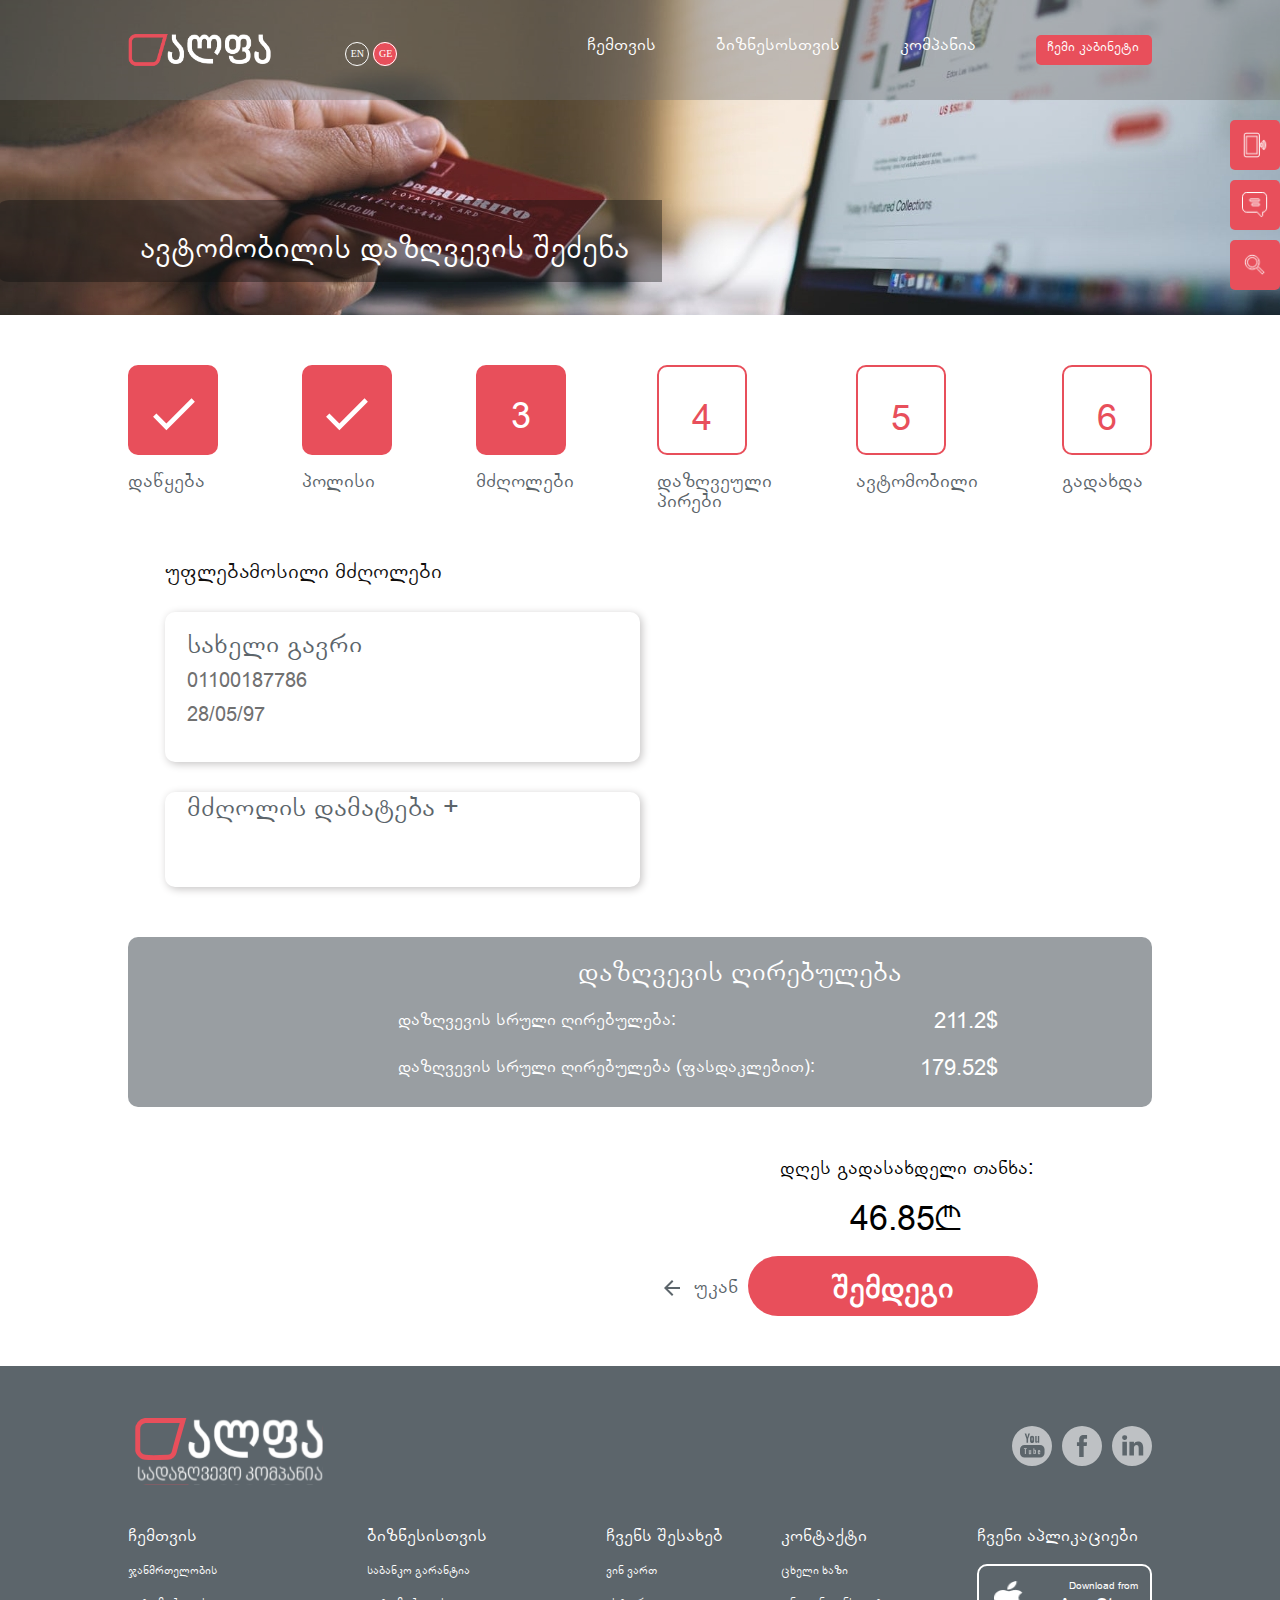
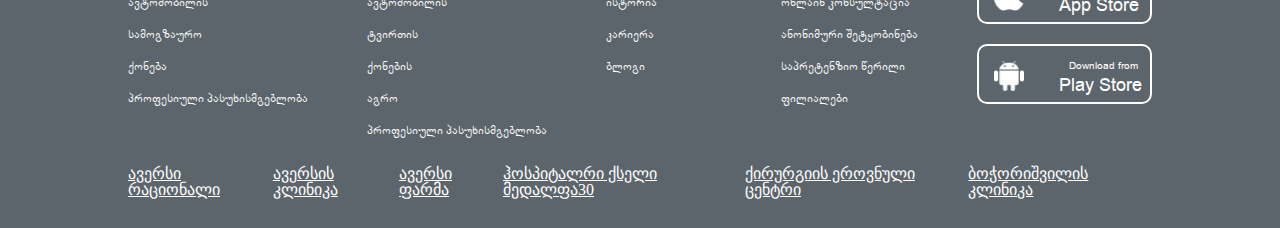
<file: checkout-step3.html>
<!DOCTYPE html>
<html lang="en">
<head>
    <meta charset="UTF-8">
    <meta http-equiv="X-UA-Compatible" content="IE=edge">
    <meta name="description" content="Free Web tutorials">
    <meta name="keywords" content="HTML, CSS, JavaScript">
    <meta name="author" content="John Doe">
    <meta name="viewport" content="width=device-width, initial-scale=1.0">
    <link rel="stylesheet" href="./css/reset.css">
    <link rel="stylesheet" href="./css/arial-geo.css">
    <link rel="stylesheet" href="./css/styles.css">
    <title>auto-insurance</title>
</head>
<body>
    <header>
        <div class="checkout-step1-header">
            <div class="header-div">
                <nav class="header-nav">
                    <div>
                        <a href="./index.html"><img src="./img/alfa.svg" alt="alfaslogo"></a>
                        <a href="#">
                            <svg xmlns="http://www.w3.org/2000/svg" width="24" height="24" viewBox="0 0 24 24" class="heder-svg">
                                <g id="Group_217" data-name="Group 217" transform="translate(-1154 -14)">
                                  <g id="Ellipse_17" data-name="Ellipse 17" transform="translate(1154 14)" fill="none" stroke="#fff" stroke-width="1">
                                    <circle cx="12" cy="12" r="12" stroke="none"/>
                                    <circle cx="12" cy="12" r="11.5" fill="none"/>
                                  </g>
                                  <text id="EN" transform="translate(1166 29)" fill="#fff" font-size="10" font-family="SegoeUI, Segoe UI"><tspan x="-6.27" y="0">EN</tspan></text>
                                </g>
                            </svg>
                        </a>
                        <a href="#">
                            <svg xmlns="http://www.w3.org/2000/svg" width="24" height="24" viewBox="0 0 24 24">
                                <g id="Group_218" data-name="Group 218" transform="translate(-1183 -14)">
                                  <g id="Ellipse_16" data-name="Ellipse 16" transform="translate(1183 14)" fill="#e84f5b" stroke="#fff" stroke-width="1">
                                    <circle cx="12" cy="12" r="12" stroke="none"/>
                                    <circle cx="12" cy="12" r="11.5" fill="none"/>
                                  </g>
                                  <text id="GE" transform="translate(1195 29)" fill="#fff" font-size="10" font-family="SegoeUI, Segoe UI"><tspan x="-5.959" y="0">GE</tspan></text>
                                </g>
                            </svg>
                        </a>
                    </div>
                    <ul class="nav-ul">
                        <li><a href="./index.html" class="nav-a margin-right">ჩემთვის</a></li>
                        <li><a href="#" class="nav-a margin-right">ბიზნესოსთვის</a></li>
                        <li><a href="./copmany.html" class="nav-a margin-right" >კომპანია</a></li>
                        <li class="nav-li"><a href="./personal.html" class="nav-a1">ჩემი კაბინეტი</a></li>
                    </ul>
                </nav>
            </div> 
            <div class="d-flex">
                <div class="checkout-step1-header-div1">
                    <h4 class="header-div1-h4">ავტომობილის დაზღვევის შეძენა</h4>
                </div> 
                <div class="checkout-header-div2">
                    <div class="checkout-header-div2-div">
                        <img src="./img/phone-icon.png" alt="phone-icon" class="header-div2-div-img">
                    </div>
                    <div class="checkout-header-div2-div1">
                        <img src="./img/online-icons.png" alt="online-icons" class="header-div2-div-img">
                    </div>
                    <div class="checkout-header-div2-div2">
                        <img src="./img/search-24px(1).png" alt="search" class="header-div2-div-img">
                    </div>
                </div> 
            </div>  
        </div>
        <div class="checkout-responsive-header">
            <div class="checkout-responsive-header1">
                <div class="responsive-header-div">
                    <div>
                        <img src="./img/burger-menu.png" alt="burger-menu" class="responsive-burger-menu">
                        <nav class="responsive-header-div10">
                            <ul class="response-burger-ul">
                                <li>
                                    <a href="./copmany.html">
                                        <div class="d-flex">
                                            <img src="./img/company-icon.png" alt="company-icon" class="response-burger-li-img">
                                            <h6 class="response-burger-li-h6">კომპანია</h6>
                                        </div>
                                    </a>
                                </li>
                                <li>
                                    <a href="./personal.html">
                                        <div class="d-flex">
                                            <img src="./img/cabnet-icon.png" alt="cabnet-icon" class="response-burger-li-img">
                                            <h6 class="response-burger-li-h6">ჩემი კაბინეტი</h6>
                                        </div>
                                    </a>
                                </li>
                                <li>
                                    <a href="./auto.html">
                                        <div class="d-flex">
                                            <img src="./img/avto-dazgveva-icon10.png" alt="avto-dazgveva-icon10" class="response-burger-li-img">
                                            <h6 class="response-burger-li-h6">ავტო დაზღვევა</h6>
                                        </div>
                                    </a>
                                </li>
                            </ul>
                        </nav>
                    </div>
                    <a href="./index.html" class="responsive-burger-menu-img"><img src="./img/alfa.svg" alt="alfaslogo"></a>
                </div>
                <div class="d-flex">
                    <div class="checkout-responsive-header-div1">
                        <h4 class="responsive-header-div1-h4">ავტომობილის დაზღვევის შეძენა</h4>
                    </div>
                    <div class="checkout-responsive-header-div2">
                        <img src="./img/phone-icon.png" alt="phone-icon" class="responsive-header-div2-div-img">
                        <img src="./img/online-icons.png" alt="online-icons" class="responsive-header-div2-div-img">
                    </div>
                </div>
            </div> 
        </div>
           
    </header>
    <div>
        <div class="checkout-step1-body">
            <div class="checkout1-div1">
                <div>
                    <div class="checkout1-div1-div-img"><img src="./img/done.png" alt="done"></div>
                    <h5 class="checkout1-div1-h5">დაწყება</h5>
                </div>
                <div>
                    <div class="checkout1-div1-div-img"><img src="./img/done.png" alt="done"></div>
                    <h5 class="checkout1-div1-h5">პოლისი</h5>
                </div>
                <div>
                    <div class="checkout1-div1-div">3</div>
                    <h5 class="checkout1-div1-h5">მძღოლები</h5>
                </div>
                <div>
                    <div class="checkout1-div1-div1">4</div>
                    <h5 class="checkout1-div1-h5">დაზღვეული<br> პირები</h5>
                </div>
                <div>
                    <div class="checkout1-div1-div1">5</div>
                    <h5 class="checkout1-div1-h5">ავტომობილი</h5>
                </div>
                <div>
                    <div class="checkout1-div1-div1">6</div>
                    <h5 class="checkout1-div1-h5">გადახდა</h5>
                </div>
            </div>
            <div>
                <h4 class="checkout3-div-h4">უფლებამოსილი მძღოლები</h4>
            </div>
            <div class="checkout3-div1">
                <h4 class="checkout3-div1-h4">სახელი გავრი</h4>
                <p class="checkout3-div1-p">01100187786</p>
                <p class="checkout3-div1-p">28/05/97</p>
            </div>
            <div class="checkout3-div2">
                <h4 class="checkout3-div2-h4">მძღოლის დამატება +</h4>
            </div>
            <div class="checkout1-div4">
                <h3 class="checkout1-div4-h3">დაზღვევის ღირებულება</h3>
                <div class="checkout1-div4-div1">
                    <h5 class="checkout1-div4-div1-h5">დაზღვევის სრული ღირებულება:</h5>
                    <p class="checkout1-div4-div1-p">211.2$</p>
                </div>
                <div class="checkout1-div4-div1">
                    <h5 class="checkout1-div4-div1-h5">დაზღვევის სრული ღირებულება (ფასდაკლებით):</h5>
                    <p class="checkout1-div4-div1-p">179.52$</p>
                </div>
            </div>
            <h4 class="checkout1-div1-h4">დღეს გადასახდელი თანხა:</h4>
            <p class="checkout1-div1-p">46.85₾</p>
            <div class="checkout1-div5">
                <a href="./checkout-step2.html">
                    <svg id="arrow_back-24px" xmlns="http://www.w3.org/2000/svg" width="24" height="24" viewBox="0 0 24 24" class="checkout1-div-svg">
                        <path id="Path_198" data-name="Path 198" d="M0,0H24V24H0Z" fill="none"/>
                        <path id="Path_199" data-name="Path 199" d="M20,11H7.83l5.59-5.59L12,4,4,12l8,8,1.41-1.41L7.83,13H20Z" fill="#5c656b"/>
                      </svg>
                </a>
                <a href="./checkout-step2.html">
                    <p class="checkout1-div5-p">უკან</p> 
                </a>
                <a href="#"><button class="checkout-button">შემდეგი</button></a>             
            </div>
        </div>
        <div class="responsive-checkout">
            <div class="responsive-checkout1-div1">
                <div>
                    <div class="responsive-checkout1-div1-div2">1</div>
                </div>
                <div>
                    <div class="responsive-checkout1-div1-div2">2</div>
                </div>
                <div>
                    <div class="responsive-checkout1-div1-div">3</div>
                    <h5 class="responsive-checkout1-div1-h5-1">მძღოლები</h5>
                </div>
                <div>
                    <div class="responsive-checkout1-div1-div1">4</div>
                </div>
                <div>
                    <div class="responsive-checkout1-div1-div1">5</div>
                </div>
                <div>
                    <div class="responsive-checkout1-div1-div1">6</div>
                </div>
            </div>
            <h3 class="responsive-checkout-h3">უფლებამოსილი მძღოლები</h3>
            <div class="responsive-checkout-div7">
                <h4 class="checkout3-div1-h4">სახელი გავრი</h4>
                <p class="checkout3-div1-p">01100187786</p>
                <p class="checkout3-div1-p">28/05/97</p>
            </div>
            <div class="responsive-checkout-div8">
                <h4 class="checkout3-div2-h4">მძღოლის დამატება +</h4>
            </div>
            <div class="responsive-checkout1-div4">
                <h3 class="responsive-checkout1-div4-h3">დაზღვევის ღირებულება</h3>
                <div class="responsive-checkout1-div4-div1">
                    <h5 class="responsive-checkout1-div4-div1-h5">სრული ღირებულება:</h5>
                    <p class="responsive-checkout1-div4-div1-p">211.2$</p>
                </div>
                <div class="responsive-checkout1-div4-div1">
                    <h5 class="responsive-checkout1-div4-div1-h5">ღირებულება (ფასდაკლებით):</h5>
                    <p class="responsive-checkout1-div4-div1-p">179.52$</p>
                </div>
            </div>
                <p class="responsive-checkout1-div1-p">დღეს გადასახდელი თანხა:51.05₾</p>
                <a href="./checkout-step3.html"><button class="responsive-checkout-button">შემდეგი</button></a>
            </div>
        </div>
    </div>
    
    <footer>
        <div class="footer">
            <div class="footer-div">
                <div class="footer-div-div">
                    <img src="./img/alfasadazgveo.svg" alt="alfasadazgveo" class="footer-logo">
                    <div>
                        <ul class="footer-div-ul">
                            <li>
                                <a href="https://www.youtube.com/" target="_blank">
                                    <svg xmlns="http://www.w3.org/2000/svg" width="40" height="40" viewBox="0 0 40 40">
                                        <g id="iconfinder_58-youtube_104445" opacity="0.6">
                                        <path id="Path_19" data-name="Path 19" d="M17.833,31.163H18.8v4.8h.934v-4.8H20.7v-.818H17.833Z" transform="translate(-5.914 -8.074)" fill="#fff"/>
                                        <path id="Path_20" data-name="Path 20" d="M28.089,21.779a.427.427,0,0,0,.3-.1.382.382,0,0,0,.112-.289V18.9a.292.292,0,0,0-.114-.241.458.458,0,0,0-.3-.093.409.409,0,0,0-.278.093.3.3,0,0,0-.106.241v2.489a.4.4,0,0,0,.1.289A.374.374,0,0,0,28.089,21.779Z" transform="translate(-8.027 -7.178)" fill="#fff"/>
                                        <path id="Path_21" data-name="Path 21" d="M30.883,31.769a.819.819,0,0,0-.382.1,1.279,1.279,0,0,0-.355.289V30.345h-.838v5.621h.838v-.318a1.069,1.069,0,0,0,.354.282,1,1,0,0,0,.434.09.686.686,0,0,0,.562-.234,1.035,1.035,0,0,0,.2-.676v-2.3a1.224,1.224,0,0,0-.209-.774A.716.716,0,0,0,30.883,31.769ZM30.837,35a.449.449,0,0,1-.072.286.27.27,0,0,1-.223.088.485.485,0,0,1-.2-.044.676.676,0,0,1-.2-.146V32.6a.581.581,0,0,1,.17-.127.386.386,0,0,1,.176-.041.323.323,0,0,1,.259.107.5.5,0,0,1,.087.32Z" transform="translate(-7.851 -8.052)" fill="#fff"/>
                                        <path id="Path_22" data-name="Path 22" d="M25.33,36.214a1.17,1.17,0,0,1-.257.221.474.474,0,0,1-.231.087.2.2,0,0,1-.17-.066.349.349,0,0,1-.052-.212V33.063h-.828v3.468a.9.9,0,0,0,.145.556.52.52,0,0,0,.433.184,1.013,1.013,0,0,0,.482-.131,1.855,1.855,0,0,0,.478-.385v.454h.829V33.064h-.829v3.151Z" transform="translate(-6.965 -8.988)" fill="#fff"/>
                                        <path id="Path_23" data-name="Path 23" d="M23.722,5.155a20,20,0,1,0,20,20A20,20,0,0,0,23.722,5.155Zm3.231,9.878h1.4v5.246a.553.553,0,0,0,.09.351.341.341,0,0,0,.284.111.825.825,0,0,0,.39-.145,1.915,1.915,0,0,0,.43-.371V15.033h1.4v6.842h-1.4v-.755a2.933,2.933,0,0,1-.8.636,1.753,1.753,0,0,1-.811.219.882.882,0,0,1-.731-.308,1.446,1.446,0,0,1-.244-.917V15.033ZM21.763,16.6a1.575,1.575,0,0,1,.563-1.268,2.315,2.315,0,0,1,1.518-.469,2.061,2.061,0,0,1,1.423.5,1.644,1.644,0,0,1,.552,1.282v3.533a1.778,1.778,0,0,1-.541,1.377,2.142,2.142,0,0,1-1.5.5,2.071,2.071,0,0,1-1.468-.512,1.821,1.821,0,0,1-.551-1.39V16.6Zm-3.808-4,1.022,3.705h.1l.972-3.705h1.6l-1.831,5.427v3.847H18.244V18.2L16.37,12.6ZM36.261,32.12A4.484,4.484,0,0,1,31.78,36.6H16.205a4.484,4.484,0,0,1-4.483-4.483v-3.6a4.483,4.483,0,0,1,4.483-4.483H31.78a4.482,4.482,0,0,1,4.482,4.483Z" transform="translate(-3.722 -5.155)" fill="#fff"/>
                                        <path id="Path_24" data-name="Path 24" d="M35.763,32.874a1.247,1.247,0,0,0-.908.34,1.167,1.167,0,0,0-.353.877v1.865a1.319,1.319,0,0,0,.321.94,1.143,1.143,0,0,0,.877.342,1.236,1.236,0,0,0,.93-.321,1.326,1.326,0,0,0,.312-.962v-.213h-.853v.189a.889.889,0,0,1-.082.473.341.341,0,0,1-.288.107.311.311,0,0,1-.281-.125.911.911,0,0,1-.08-.456v-.78h1.585V34.092a1.246,1.246,0,0,0-.3-.9A1.169,1.169,0,0,0,35.763,32.874Zm.328,1.631h-.732v-.419a.612.612,0,0,1,.085-.372.331.331,0,0,1,.285-.114.32.32,0,0,1,.276.114.617.617,0,0,1,.087.372v.419Z" transform="translate(-8.668 -8.9)" fill="#fff"/>
                                        </g>
                                    </svg>
                                    
                                </a>
                            </li>
                            <li class="footer-div-li">
                                <a href="https://www.facebook.com/" target="_blank">
                                    <svg xmlns="http://www.w3.org/2000/svg" width="40" height="40" viewBox="0 0 40 40">
                                        <path id="iconfinder_facebook_circle_black_107153" d="M20.177,34.88h4.5V24h3l.4-3.749h-3.4l0-1.877c0-.977.093-1.5,1.5-1.5h1.875V13.12h-3c-3.6,0-4.871,1.819-4.871,4.878v2.251H17.931V24h2.246ZM23,44A20,20,0,1,1,43,24,20,20,0,0,1,23,44Z" transform="translate(-3 -4)" fill="#fff" fill-rule="evenodd" opacity="0.6"/>
                                    </svg>
                                    
                                </a>
                            </li>
                            <li class="footer-div-li">
                                <a href="https://www.linkedin.com/" target="_blank">
                                    <svg xmlns="http://www.w3.org/2000/svg" width="40" height="40" viewBox="0 0 40 40">
                                        <path id="iconfinder_linkedin_circle_black_107159" d="M35.225,33.425V25.617c0-4.183-2.233-6.13-5.211-6.13a4.492,4.492,0,0,0-4.079,2.249V19.807H21.408c.06,1.278,0,13.618,0,13.618h4.527V25.819a3.087,3.087,0,0,1,.149-1.1,2.476,2.476,0,0,1,2.321-1.655c1.639,0,2.293,1.249,2.293,3.079v7.286h4.526ZM16.639,17.948a2.36,2.36,0,1,0,.03-4.706,2.359,2.359,0,1,0-.059,4.706ZM24,44A20,20,0,1,1,44,24,20,20,0,0,1,24,44ZM18.9,33.425V19.807H14.377V33.425Z" transform="translate(-4 -4)" fill="#fff" fill-rule="evenodd" opacity="0.6"/>
                                    </svg>
                                    
                                </a>
                            </li>
                        </ul>
                    </div>
                </div>
                <nav class="footer-nav">
                    <div>
                        <ul>
                            <li class="footer-nav-li"> ჩემთვის</li>
                            <li class="footer-nav-li1"><a href="#" class="color1">ჯანმრთელობის</a></li>
                            <li class="footer-nav-li1"><a href="#" class="color1">ავტომობილის</a></li>
                            <li class="footer-nav-li1"><a href="#" class="color1">სამოგზაურო</a></li>
                            <li class="footer-nav-li1"><a href="#" class="color1">ქონება</a></li>
                            <li class="footer-nav-li1"><a href="#" class="color1">პროფესიული პასუხისმგებლობა</a></li>
                        </ul>
                    </div>
                    <div>
                        <ul>
                            <li class="footer-nav-li">ბიზნესისთვის</li>
                            <li class="footer-nav-li1"><a href="#" class="color1">საბანკო გარანტია</a></li>
                            <li class="footer-nav-li1"><a href="#" class="color1">ავტომობილის</a></li>
                            <li class="footer-nav-li1"><a href="#" class="color1">ტვირთის</a></li>
                            <li class="footer-nav-li1"><a href="#" class="color1">ქონების</a></li>
                            <li class="footer-nav-li1"><a href="#" class="color1">აგრო</a></li>
                            <li class="footer-nav-li1"><a href="#" class="color1">პროფესიული პასუხისმგებლობა</a></li>
                        </ul>
                    </div>
                    <div>
                        <ul>
                            <li class="footer-nav-li">ჩვენს შესახებ</li>
                            <li class="footer-nav-li1"><a href="#" class="color1">ვინ ვართ</a></li>
                            <li class="footer-nav-li1"><a href="#" class="color1">ისტორია</a></li>
                            <li class="footer-nav-li1"><a href="#" class="color1">კარიერა</a></li>
                            <li class="footer-nav-li1"><a href="#" class="color1">ბლოგი</a></li>
                        </ul>
                    </div>
                    <div>
                        <ul>
                            <li class="footer-nav-li">კონტაქტი</li>
                            <li class="footer-nav-li1"><a href="#" class="color1">ცხელი ხაზი</a></li>
                            <li class="footer-nav-li1"><a href="#" class="color1">ონლაინ კონსულტაცია</a></li>
                            <li class="footer-nav-li1"><a href="#" class="color1">ანონიმური შეტყობინება</a></li>
                            <li class="footer-nav-li1"><a href="#" class="color1">საპრეტენზიო წერილი</a></li>
                            <li class="footer-nav-li1"><a href="#" class="color1">ფილიალები</a></li>
                        </ul>
                    </div>
                    <div>
                        <h3 class="footer-nav-li">ჩვენი აპლიკაციები</h3>
                        <div>
                            <a href="#" class="color1">
                                <div class="footer-nav-div">
                                    <img src="./img/apple-icon.png" alt="apple-icon" class="footer-nav-div-img">
                                    <div>
                                        <p class="footer-nav-div-p">Download from</p>
                                        <p class="footer-nav-div-p1">App Store</p>
                                    </div>
                                </div>
                            </a>
                            <a href="#" class="color1">
                                <div class="footer-nav-div">
                                    <img src="/img/play-store-icon.png" alt="play-store-icon" class="footer-nav-div-img">
                                    <div>
                                        <p class="footer-nav-div-p">Download from</p>
                                        <p class="footer-nav-div-p1">Play Store</p>
                                    </div>
                                </div>
                            </a>
                        </div>
                    </div>
                </nav>
                <div>
                    <ul class="footer-ul">
                        <li>ავერსი რაციონალი</li>
                        <li>ავერსის კლინიკა</li>
                        <li>ავერსი ფარმა</li>
                        <li>ჰოსპიტალრი ქსელი მედალფა30</li>
                        <li>ქირურგიის ეროვნული ცენტრი</li>
                        <li>ბოჭორიშვილის კლინიკა</li>
                    </ul>
                </div>
            </div>
        </div>
        <div class="responsive-footer">
            <img src="./img/alfasadazgveo.svg" alt="alfasadazgveo" class="responsive-footer-logo">
            <div>
                <nav class="d-flex">
                    <div class="responsive-footer-div-div">
                        <ul>
                            <li class="footer-nav-li">კომპანია</li>
                            <li class="footer-nav-li1"><a href="#" class="color1">ცხელი ხაზი</a></li>
                            <li class="footer-nav-li1"><a href="#" class="color1">ონლაინ კონსულტაცია</a></li>
                            <li class="footer-nav-li1"><a href="#" class="color1">ფილიალები</a></li>
                            <li class="footer-nav-li1"><a href="#" class="color1">ვინ ვართ</a></li>
                            <li class="footer-nav-li1"><a href="#" class="color1">ისტორია</a></li>
                            <li class="footer-nav-li1"><a href="#" class="color1">კარიერა</a></li>
                            <li class="footer-nav-li1"><a href="#" class="color1">ბლოგი</a></li>
                        </ul>
                    </div>
                    <div>
                        <ul class="responsive-footer-ul">
                            <li class="responsive-footer-li1">ჰოსპიტალრი ქსელი მედალფა</li>
                            <li class="responsive-footer-li">ბოჭორიშვილის<br> კლინიკა</li>
                            <li class="responsive-footer-li">ავერსის<br> კლინიკა</li>
                            <li class="responsive-footer-li">ქირურგიის ეროვნული<br> ცენტრი</li>
                            <li class="responsive-footer-li">ავერსი<br> ფარმა</li>
                            <li class="responsive-footer-li">ავერსი<br> რაციონალი</li>
                        </ul>
                    </div>
                </nav>
            </div>
            <div class="responsive-footer-div">
                <a href="#" class="color1">
                    <div class="footer-nav-div">
                        <img src="./img/apple-icon.png" alt="apple-icon" class="footer-nav-div-img">
                        <div>
                            <p class="footer-nav-div-p">Download from</p>
                            <p class="footer-nav-div-p1">App Store</p>
                        </div>
                    </div>
                </a>
                <a href="#" class="color1">
                    <div class="footer-nav-div resp-margin">
                        <img src="/img/play-store-icon.png" alt="play-store-icon" class="footer-nav-div-img">
                        <div>
                            <p class="footer-nav-div-p">Download from</p>
                            <p class="footer-nav-div-p1">Play Store</p>
                        </div>
                    </div>
                </a>
            </div>
            <div class="responsive-footer-div1">
                <ul class="footer-div-ul">
                    <li>
                        <a href="https://www.youtube.com/" target="_blank">
                            <svg xmlns="http://www.w3.org/2000/svg" width="40" height="40" viewBox="0 0 40 40">
                                <g id="iconfinder_58-youtube_104445" opacity="0.6">
                                <path id="Path_19" data-name="Path 19" d="M17.833,31.163H18.8v4.8h.934v-4.8H20.7v-.818H17.833Z" transform="translate(-5.914 -8.074)" fill="#fff"/>
                                <path id="Path_20" data-name="Path 20" d="M28.089,21.779a.427.427,0,0,0,.3-.1.382.382,0,0,0,.112-.289V18.9a.292.292,0,0,0-.114-.241.458.458,0,0,0-.3-.093.409.409,0,0,0-.278.093.3.3,0,0,0-.106.241v2.489a.4.4,0,0,0,.1.289A.374.374,0,0,0,28.089,21.779Z" transform="translate(-8.027 -7.178)" fill="#fff"/>
                                <path id="Path_21" data-name="Path 21" d="M30.883,31.769a.819.819,0,0,0-.382.1,1.279,1.279,0,0,0-.355.289V30.345h-.838v5.621h.838v-.318a1.069,1.069,0,0,0,.354.282,1,1,0,0,0,.434.09.686.686,0,0,0,.562-.234,1.035,1.035,0,0,0,.2-.676v-2.3a1.224,1.224,0,0,0-.209-.774A.716.716,0,0,0,30.883,31.769ZM30.837,35a.449.449,0,0,1-.072.286.27.27,0,0,1-.223.088.485.485,0,0,1-.2-.044.676.676,0,0,1-.2-.146V32.6a.581.581,0,0,1,.17-.127.386.386,0,0,1,.176-.041.323.323,0,0,1,.259.107.5.5,0,0,1,.087.32Z" transform="translate(-7.851 -8.052)" fill="#fff"/>
                                <path id="Path_22" data-name="Path 22" d="M25.33,36.214a1.17,1.17,0,0,1-.257.221.474.474,0,0,1-.231.087.2.2,0,0,1-.17-.066.349.349,0,0,1-.052-.212V33.063h-.828v3.468a.9.9,0,0,0,.145.556.52.52,0,0,0,.433.184,1.013,1.013,0,0,0,.482-.131,1.855,1.855,0,0,0,.478-.385v.454h.829V33.064h-.829v3.151Z" transform="translate(-6.965 -8.988)" fill="#fff"/>
                                <path id="Path_23" data-name="Path 23" d="M23.722,5.155a20,20,0,1,0,20,20A20,20,0,0,0,23.722,5.155Zm3.231,9.878h1.4v5.246a.553.553,0,0,0,.09.351.341.341,0,0,0,.284.111.825.825,0,0,0,.39-.145,1.915,1.915,0,0,0,.43-.371V15.033h1.4v6.842h-1.4v-.755a2.933,2.933,0,0,1-.8.636,1.753,1.753,0,0,1-.811.219.882.882,0,0,1-.731-.308,1.446,1.446,0,0,1-.244-.917V15.033ZM21.763,16.6a1.575,1.575,0,0,1,.563-1.268,2.315,2.315,0,0,1,1.518-.469,2.061,2.061,0,0,1,1.423.5,1.644,1.644,0,0,1,.552,1.282v3.533a1.778,1.778,0,0,1-.541,1.377,2.142,2.142,0,0,1-1.5.5,2.071,2.071,0,0,1-1.468-.512,1.821,1.821,0,0,1-.551-1.39V16.6Zm-3.808-4,1.022,3.705h.1l.972-3.705h1.6l-1.831,5.427v3.847H18.244V18.2L16.37,12.6ZM36.261,32.12A4.484,4.484,0,0,1,31.78,36.6H16.205a4.484,4.484,0,0,1-4.483-4.483v-3.6a4.483,4.483,0,0,1,4.483-4.483H31.78a4.482,4.482,0,0,1,4.482,4.483Z" transform="translate(-3.722 -5.155)" fill="#fff"/>
                                <path id="Path_24" data-name="Path 24" d="M35.763,32.874a1.247,1.247,0,0,0-.908.34,1.167,1.167,0,0,0-.353.877v1.865a1.319,1.319,0,0,0,.321.94,1.143,1.143,0,0,0,.877.342,1.236,1.236,0,0,0,.93-.321,1.326,1.326,0,0,0,.312-.962v-.213h-.853v.189a.889.889,0,0,1-.082.473.341.341,0,0,1-.288.107.311.311,0,0,1-.281-.125.911.911,0,0,1-.08-.456v-.78h1.585V34.092a1.246,1.246,0,0,0-.3-.9A1.169,1.169,0,0,0,35.763,32.874Zm.328,1.631h-.732v-.419a.612.612,0,0,1,.085-.372.331.331,0,0,1,.285-.114.32.32,0,0,1,.276.114.617.617,0,0,1,.087.372v.419Z" transform="translate(-8.668 -8.9)" fill="#fff"/>
                                </g>
                            </svg>
                            
                        </a>
                    </li>
                    <li class="footer-div-li">
                        <a href="https://www.facebook.com/" target="_blank">
                            <svg xmlns="http://www.w3.org/2000/svg" width="40" height="40" viewBox="0 0 40 40">
                                <path id="iconfinder_facebook_circle_black_107153" d="M20.177,34.88h4.5V24h3l.4-3.749h-3.4l0-1.877c0-.977.093-1.5,1.5-1.5h1.875V13.12h-3c-3.6,0-4.871,1.819-4.871,4.878v2.251H17.931V24h2.246ZM23,44A20,20,0,1,1,43,24,20,20,0,0,1,23,44Z" transform="translate(-3 -4)" fill="#fff" fill-rule="evenodd" opacity="0.6"/>
                            </svg>
                            
                        </a>
                    </li>
                    <li class="footer-div-li">
                        <a href="https://www.linkedin.com/" target="_blank">
                            <svg xmlns="http://www.w3.org/2000/svg" width="40" height="40" viewBox="0 0 40 40">
                                <path id="iconfinder_linkedin_circle_black_107159" d="M35.225,33.425V25.617c0-4.183-2.233-6.13-5.211-6.13a4.492,4.492,0,0,0-4.079,2.249V19.807H21.408c.06,1.278,0,13.618,0,13.618h4.527V25.819a3.087,3.087,0,0,1,.149-1.1,2.476,2.476,0,0,1,2.321-1.655c1.639,0,2.293,1.249,2.293,3.079v7.286h4.526ZM16.639,17.948a2.36,2.36,0,1,0,.03-4.706,2.359,2.359,0,1,0-.059,4.706ZM24,44A20,20,0,1,1,44,24,20,20,0,0,1,24,44ZM18.9,33.425V19.807H14.377V33.425Z" transform="translate(-4 -4)" fill="#fff" fill-rule="evenodd" opacity="0.6"/>
                            </svg>
                            
                        </a>
                    </li>
                </ul>
            </div>
        </div>
        
    </footer>
</body>
</html>
</file>
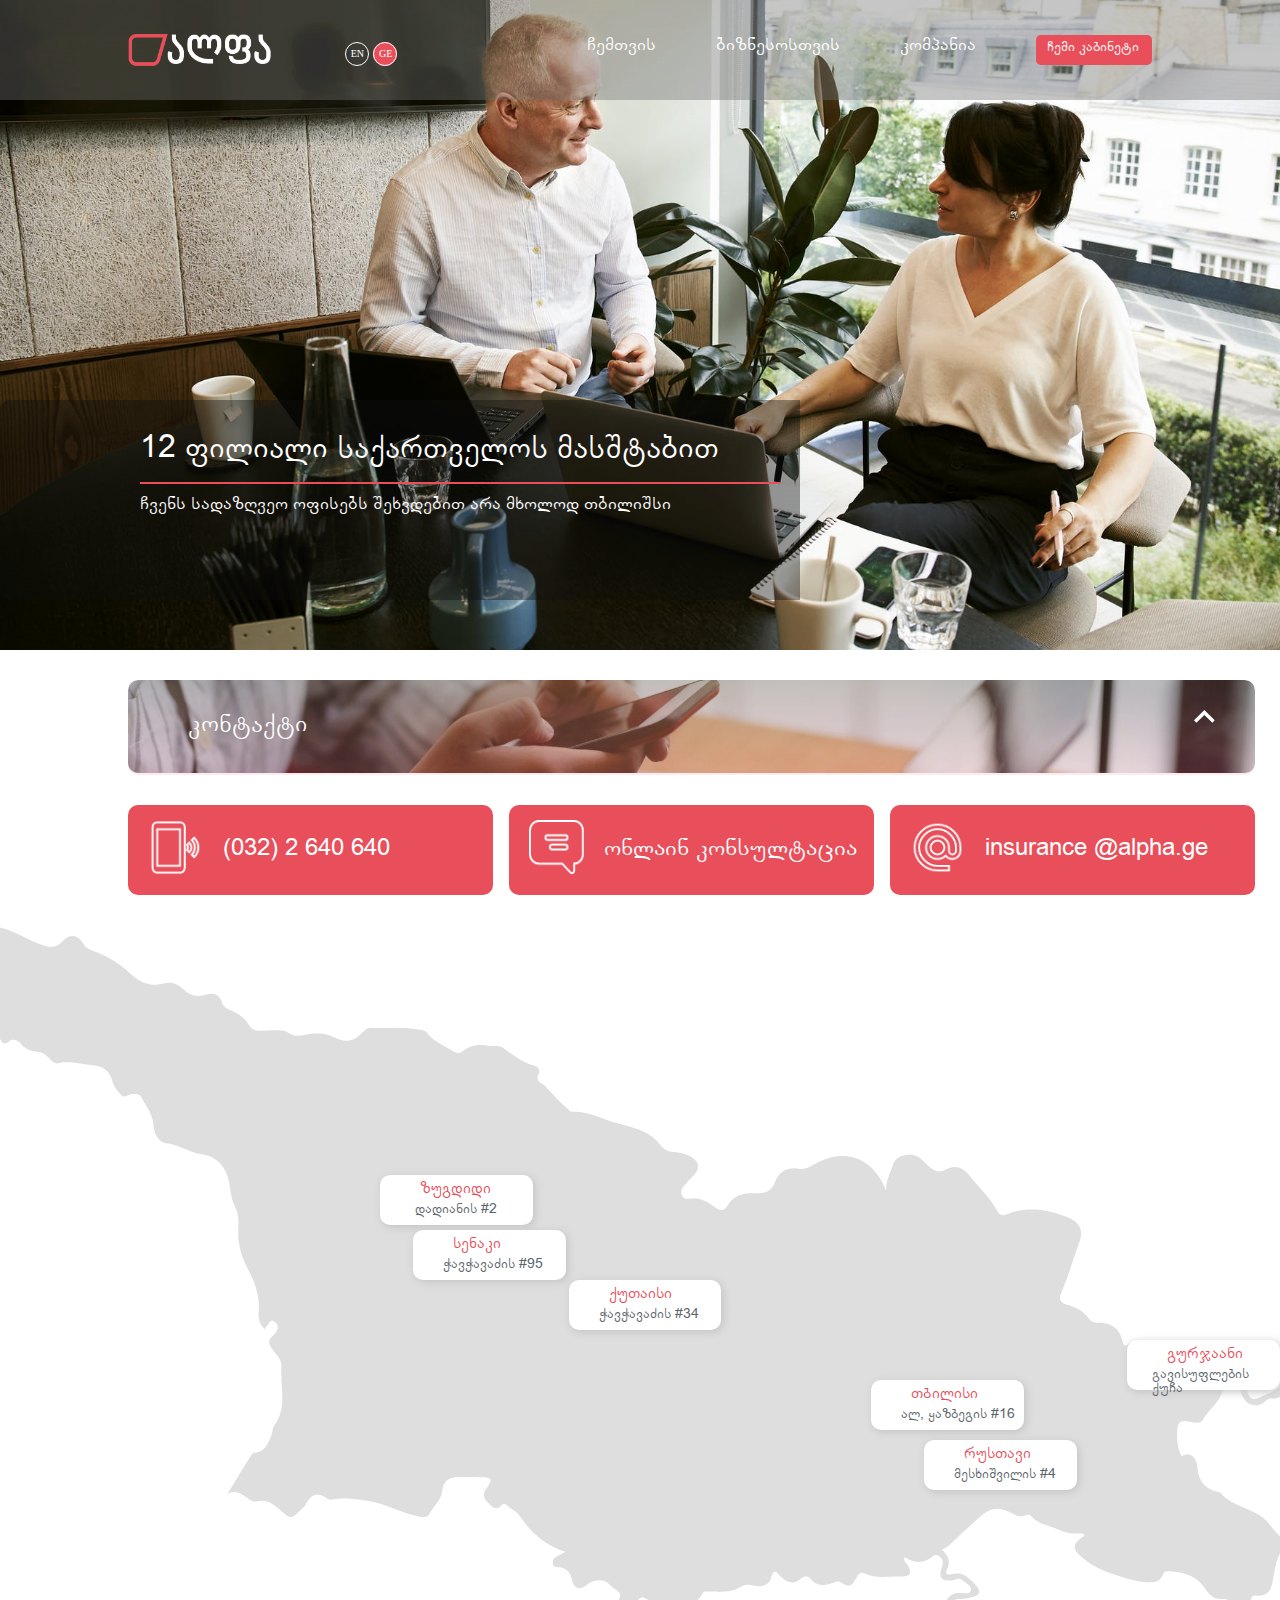
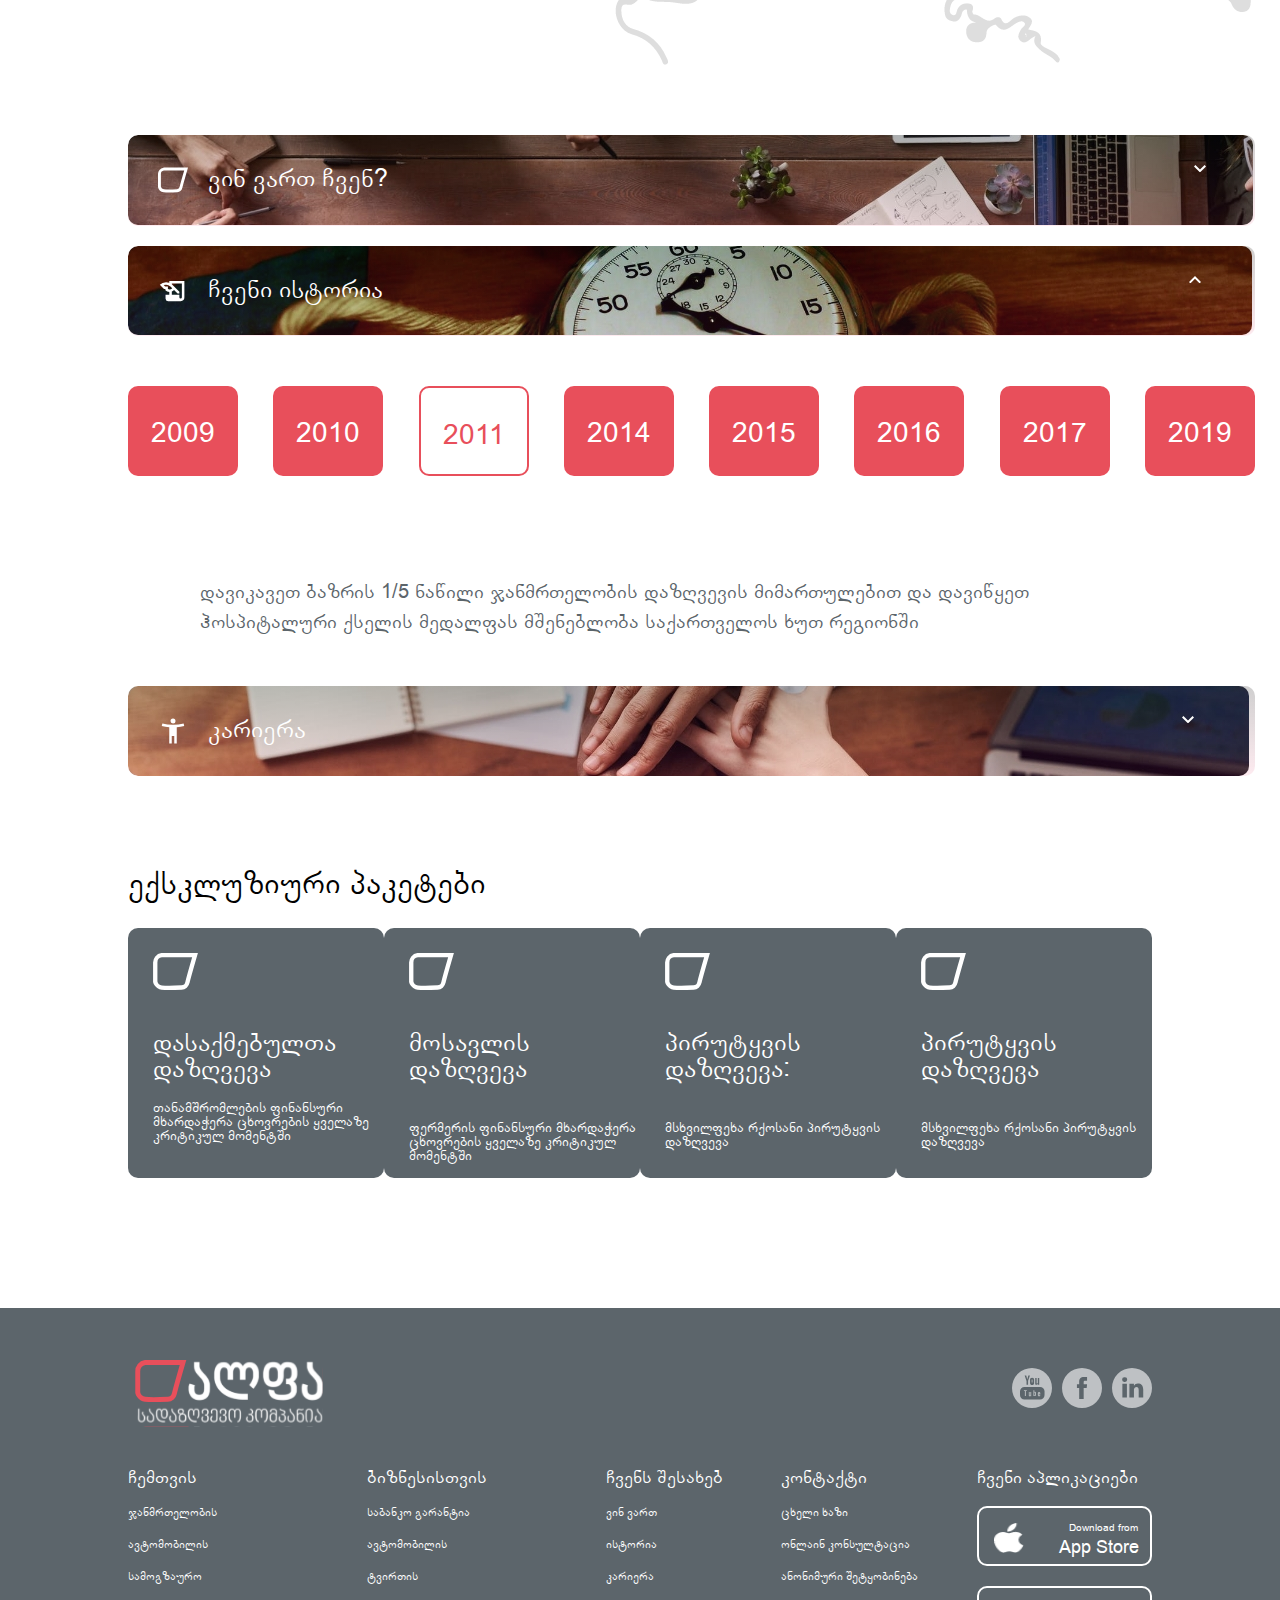
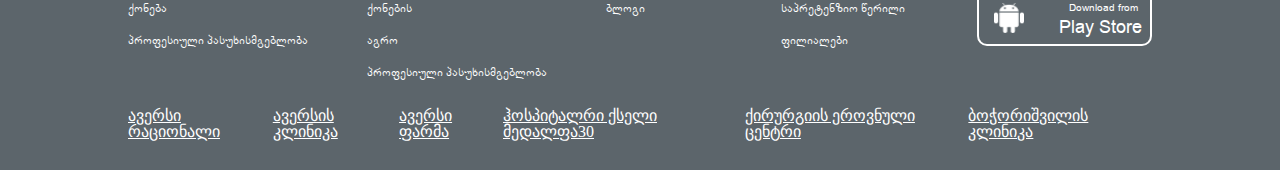
<file: copmany.html>
<!DOCTYPE html>
<html lang="en">
<head>
    <meta charset="UTF-8">
    <meta http-equiv="X-UA-Compatible" content="IE=edge">
    <meta name="description" content="Free Web tutorials">
    <meta name="keywords" content="HTML, CSS, JavaScript">
    <meta name="author" content="John Doe">
    <meta name="viewport" content="width=device-width, initial-scale=1.0">
    <link rel="stylesheet" href="./css/reset.css">
    <link rel="stylesheet" href="./css/arial-geo.css">
    <link rel="stylesheet" href="./css/styles.css">
    <title>company page</title>
</head>
<body>
    <header>
        <div class="company-header">
            <div class="header-div">
                <nav class="header-nav">
                    <div>
                        <a href="./index.html"><img src="./img/alfa.svg" alt="alfaslogo"></a>
                        <a href="#">
                            <svg xmlns="http://www.w3.org/2000/svg" width="24" height="24" viewBox="0 0 24 24" class="heder-svg">
                                <g id="Group_217" data-name="Group 217" transform="translate(-1154 -14)">
                                  <g id="Ellipse_17" data-name="Ellipse 17" transform="translate(1154 14)" fill="none" stroke="#fff" stroke-width="1">
                                    <circle cx="12" cy="12" r="12" stroke="none"/>
                                    <circle cx="12" cy="12" r="11.5" fill="none"/>
                                  </g>
                                  <text id="EN" transform="translate(1166 29)" fill="#fff" font-size="10" font-family="SegoeUI, Segoe UI"><tspan x="-6.27" y="0">EN</tspan></text>
                                </g>
                            </svg>
                        </a>
                        <a href="#">
                            <svg xmlns="http://www.w3.org/2000/svg" width="24" height="24" viewBox="0 0 24 24">
                                <g id="Group_218" data-name="Group 218" transform="translate(-1183 -14)">
                                  <g id="Ellipse_16" data-name="Ellipse 16" transform="translate(1183 14)" fill="#e84f5b" stroke="#fff" stroke-width="1">
                                    <circle cx="12" cy="12" r="12" stroke="none"/>
                                    <circle cx="12" cy="12" r="11.5" fill="none"/>
                                  </g>
                                  <text id="GE" transform="translate(1195 29)" fill="#fff" font-size="10" font-family="SegoeUI, Segoe UI"><tspan x="-5.959" y="0">GE</tspan></text>
                                </g>
                            </svg>
                        </a>
                    </div>
                    <ul class="nav-ul">
                        <li><a href="./index.html" class="nav-a margin-right">ჩემთვის</a></li>
                        <li><a href="#" class="nav-a margin-right">ბიზნესოსთვის</a></li>
                        <li><a href="./copmany.html" class="nav-a margin-right" >კომპანია</a></li>
                        <li class="nav-li"><a href="./personal.html" class="nav-a1">ჩემი კაბინეტი</a></li>
                    </ul>
                </nav>
            </div> 
            <div class="d-flex">
                <div class="header-div1">
                    <h4 class="header-div1-h4">12 ფილიალი საქართველოს მასშტაბით</h4>
                    <hr class="header-div1-hr">
                    <p class="header-div1-p"> ჩვენს სადაზღვეო ოფისებს შეხვდებით არა მხოლოდ თბილიშსი </p>
                </div>
                <div class="header-div2">
                    <div class="header-div2-div">
                        <img src="./img/phone-icon.png" alt="phone-icon" class="header-div2-div-img">
                    </div>
                    <div class="header-div2-div1">
                        <img src="./img/online-icons.png" alt="online-icons" class="header-div2-div-img">
                    </div>
                    <div class="header-div2-div2">
                        <img src="./img/search-24px(1).png" alt="search" class="header-div2-div-img">
                    </div>
                </div>   
            </div>
        </div>
        <div>
            <div class="company-responsive-header">
                <div>
                    <div class="responsive-header-div">
                        <div>
                            <img src="./img/burger-menu.png" alt="burger-menu" class="responsive-burger-menu">
                            <nav class="responsive-header-div10">
                                <ul class="response-burger-ul">
                                    <li>
                                        <a href="./copmany.html">
                                            <div class="d-flex">
                                                <img src="./img/company-icon.png" alt="company-icon" class="response-burger-li-img">
                                                <h6 class="response-burger-li-h6">კომპანია</h6>
                                            </div>
                                        </a>
                                    </li>
                                    <li>
                                        <a href="./personal.html">
                                            <div class="d-flex">
                                                <img src="./img/cabnet-icon.png" alt="cabnet-icon" class="response-burger-li-img">
                                                <h6 class="response-burger-li-h6">ჩემი კაბინეტი</h6>
                                            </div>
                                        </a>
                                    </li>
                                    <li>
                                        <a href="./auto.html">
                                            <div class="d-flex">
                                                <img src="./img/avto-dazgveva-icon10.png" alt="avto-dazgveva-icon10" class="response-burger-li-img">
                                                <h6 class="response-burger-li-h6">ავტო დაზღვევა</h6>
                                            </div>
                                        </a>
                                    </li>
                                </ul>
                            </nav>
                        </div>
                        <a href="./index.html" class="responsive-burger-menu-img"><img src="./img/alfa.svg" alt="alfaslogo"></a>
                    </div>
                    <div class="d-flex">
                        <div class="responsive-header-div1">
                            <h4 class="responsive-header-div1-h4">დააზღვიე სახლი თვეში 100 ლარად</h4>
                            <hr class="responsive-header-div1-hr">
                            <p class="responsive-header-div1-p"> თუ თქვენ ფლობთ ბინას ან საკუთარ სახლს</p>
                        </div>
                        <div class="responsive-header-div2">
                            <img src="./img/phone-icon.png" alt="phone-icon" class="responsive-header-div2-div-img">
                            <img src="./img/online-icons.png" alt="online-icons" class="responsive-header-div2-div-img">
                        </div>
                    </div>
                </div>
            </div>
        </div>
          
    </header>
    <div>
        <div class="company-copmany-div1">
            <div class="container-div">
                <div class="copmany-div1">
                    <p class="copmany-div1-p">კონტაქტი</p>
                    <svg xmlns="http://www.w3.org/2000/svg" width="20.75" height="12.813" viewBox="0 0 20.75 12.813" class="copmany-div1-svg">
                        <path id="Path_127" data-name="Path 127" d="M8.438,21.4l7.937-7.92,7.937,7.92,2.438-2.438L16.375,8.59,6,18.965Z" transform="translate(-6 -8.59)" fill="#fff"/>
                      </svg>
                </div>
                <div class="company-container-div2">
                    <div class="company-container-div2-div">
                        <img src="./img/phone-icon.png" alt="phone" class="company-container-div2-div-img">
                        <p class="company-container-div2-div-p">(032) 2 640 640</p>
                    </div>
                    <div class="company-container-div2-div">
                        <img src="./img/konsutacia-icon.png" alt="konsutacia-icon" class="company-container-div2-div-img">
                        <p class="company-container-div2-div-p">ონლაინ კონსულტაცია</p>
                    </div>
                    <div class="company-container-div2-div">
                        <img src="./img/mail-icon.png" alt="mail-icon" class="company-container-div2-div-img">
                        <p class="company-container-div2-div-p">insurance @alpha.ge</p>
                    </div>
                </div>
            </div>
            <div class="company-container-div3">
                <div class="company-container-div3-div">
                    <h6 class="company-container-div3-div-h6">ზუგდიდი</h6>
                    <p class="company-container-div3-div-p">დადიანის #2</p>
                </div>
                <div class="company-container-div3-div1">
                    <h6 class="company-container-div3-div-h6">სენაკი</h6>
                    <p class="company-container-div3-div1-p">ჭავჭავაძის #95</p>
                </div>
                <div class="company-container-div3-div2">
                    <h6 class="company-container-div3-div-h6">ქუთაისი</h6>
                    <p class="company-container-div3-div2-p">ჭავჭავაძის #34</p>
                </div>
                <div class="company-container-div3-div3">
                    <h6 class="company-container-div3-div-h6">თბილისი</h6>
                    <p class="company-container-div3-div3-p">ალ, ყაზბეგის #16</p>
                </div>
                <div class="company-container-div3-div4">
                    <h6 class="company-container-div3-div-h6">რუსთავი</h6>
                    <p class="company-container-div3-div4-p">მესხიშვილის #4</p>
                </div>
                <div class="company-container-div3-div5">
                    <h6 class="company-container-div3-div-h6">გურჯაანი</h6>
                    <p class="company-container-div3-div5-p">გავისუფლების ქუჩა</p>
                </div>
            </div>
            <div class="container-div">
                <div class="company-div2">
                    <img src="./img/alfalogo.svg" alt="alfalogo" class="company-div2-img">
                    <p class="company-div2-p">ვინ ვართ ჩვენ?</p>
                    <svg xmlns="http://www.w3.org/2000/svg" width="12" height="7.41" viewBox="0 0 12 7.41" class="company-div2-svg">
                        <path id="Path_127" data-name="Path 127" d="M7.41,8.59,12,13.17l4.59-4.58L18,10l-6,6L6,10Z" transform="translate(-6 -8.59)" fill="#fff"/>
                      </svg>              
                </div>
                <div class="company-div3">
                    <img src="./img/history.svg" alt="history" class="company-div2-img">
                    <p class="company-div2-p">ჩვენი ისტორია</p>
                    <svg xmlns="http://www.w3.org/2000/svg" width="12" height="7.41" viewBox="0 0 12 7.41" class="company-div2-svg">
                        <path id="Path_127" data-name="Path 127" d="M7.41,16,12,11.42,16.59,16,18,14.59l-6-6-6,6Z" transform="translate(-6 -8.59)" fill="#fff"/>
                      </svg>              
                </div>
                <div class="company-div5">
                    <div class="company-div5-div">2009</div>
                    <div class="company-div5-div">2010</div>
                    <div class="company-div5-div1">2011</div>
                    <div class="company-div5-div">2014</div>
                    <div class="company-div5-div">2015</div>
                    <div class="company-div5-div">2016</div>
                    <div class="company-div5-div">2017</div>
                    <div class="company-div5-div">2019</div>
                </div>
                <p class="company-p">დავიკავეთ ბაზრის 1/5 ნაწილი ჯანმრთელობის დაზღვევის მიმართულებით და დავიწყეთ ჰოსპიტალური ქსელის მედალფას მშენებლობა საქართველოს ხუთ რეგიონში </p>
                <div class="company-div4">
                    <img src="./img/kariera.svg" alt="kariera" class="company-div2-img">
                    <p class="company-div2-p">კარიერა</p>
                    <svg xmlns="http://www.w3.org/2000/svg" width="12" height="7.41" viewBox="0 0 12 7.41" class="company-div4-svg">
                        <path id="Path_127" data-name="Path 127" d="M7.41,8.59,12,13.17l4.59-4.58L18,10l-6,6L6,10Z" transform="translate(-6 -8.59)" fill="#fff"/>
                      </svg>              
                </div>
                <h2 class="exclusive">ექსკლუზიური პაკეტები</h2>
                <section class="exclusive-section">
                    <div class="exclusive-div">
                        <img src="./img/alfalogo.svg" alt="alfalogo" class="exclusive-div-img">
                        <h3 class="exclusive-div-h3">დასაქმებულთა დაზღვევა</h3>
                        <p class="exclusive-div-p">თანამშრომლების ფინანსური მხარდაჭერა ცხოვრების ყველაზე კრიტიკულ მომენტში</p>
                    </div>
                    <div class="exclusive-div">
                        <img src="./img/alfalogo.svg" alt="alfalogo" class="exclusive-div-img">
                        <h3 class="exclusive-div-h3">მოსავლის დაზღვევა</h3>
                        <p class="exclusive-div-p1">ფერმერის ფინანსური მხარდაჭერა ცხოვრების ყველაზე კრიტიკულ მომენტში</p>
                    </div>
                    <div class="exclusive-div">
                        <img src="./img/alfalogo.svg" alt="alfalogo" class="exclusive-div-img">
                        <h3 class="exclusive-div-h3">პირუტყვის დაზღვევა:</h3>
                        <p class="exclusive-div-p1">მსხვილფეხა რქოსანი პირუტყვის დაზღვევა</p>
                    </div>
                    <div class="exclusive-div">
                        <img src="./img/alfalogo.svg" alt="alfalogo" class="exclusive-div-img">
                        <h3 class="exclusive-div-h3">პირუტყვის დაზღვევა</h3>
                        <p class="exclusive-div-p1">მსხვილფეხა რქოსანი პირუტყვის დაზღვევა</p>
                    </div>
                </section>
            </div>
        </div>
         <div class="responsive-company">
             <div class="responsive-company-div1">
                 <div class="responsive-company-div1-div">
                     <img src="./img/avto-dazgveva-icon10.png" alt="avto-dazgveva" class="responsive-company-div1-div-img">
                     <h5 class="responsive-company-div1-div-h5">კონტაქტი</h5>
                     <svg id="keyboard_arrow_down-24px" xmlns="http://www.w3.org/2000/svg" width="24" height="24" viewBox="0 0 24 24" class="responsive-svg">
                        <path id="Path_126" data-name="Path 126" d="M0,24H24V0H0Z" fill="none"/>
                        <path id="Path_127" data-name="Path 127" d="M7.41,16,12,11.42,16.59,16,18,14.59l-6-6-6,6Z" transform="translate(0 -0.59)" fill="#fff"/>
                        </svg>                      
                 </div>
                 <h2 class="responsive-company-div1-divh2">მოგვძებნეთ რუკაზე</h2>
                 <img src="./img/map.jpg" alt="map"  class="responsive-company-div1-div-img2">
             </div>
             <div class="responsive-company-div2">
                <img src="./img/alfalogo.svg" alt="alfalogo" class="responsive-company-div2-img">
                <p class="responsive-company-div2-p">ვინ ვართ ჩვენ?</p>
                <svg xmlns="http://www.w3.org/2000/svg" width="12" height="7.41" viewBox="0 0 12 7.41" class="responsive-company-div2-svg">
                    <path id="Path_127" data-name="Path 127" d="M7.41,8.59,12,13.17l4.59-4.58L18,10l-6,6L6,10Z" transform="translate(-6 -8.59)" fill="#fff"/>
                  </svg>              
            </div>
            <div class="responsive-company-div3">
                <img src="./img/history.svg" alt="history" class="company-div2-img">
                <p class="responsive-company-div2-p">ჩვენი ისტორია</p>
                <svg xmlns="http://www.w3.org/2000/svg" width="12" height="7.41" viewBox="0 0 12 7.41" class="responsive-company-div2-svg">
                    <path id="Path_127" data-name="Path 127" d="M7.41,16,12,11.42,16.59,16,18,14.59l-6-6-6,6Z" transform="translate(-6 -8.59)" fill="#fff"/>
                  </svg>              
            </div>
            <div class="responsive-company-div4">
                <img src="./img/kariera.svg" alt="kariera" class="responsive-company-div2-img">
                <p class="responsive-company-div2-p">კარიერა</p>
                <svg xmlns="http://www.w3.org/2000/svg" width="12" height="7.41" viewBox="0 0 12 7.41" class="responsive-company-div4-svg">
                    <path id="Path_127" data-name="Path 127" d="M7.41,8.59,12,13.17l4.59-4.58L18,10l-6,6L6,10Z" transform="translate(-6 -8.59)" fill="#fff"/>
                  </svg>              
            </div>
            <h2 class="responsive-exclusive">ექსკლუზიური პაკეტები</h2>
            <div class="responsive-exclusive-div">
                <img src="./img/alfalogo.svg" alt="alfalogo" class="responsive-exclusive-div-img">
                <h3 class="responsive-exclusive-div-h3">დასაქმებულთა დაზღვევა</h3>
                <p class="responsive-exclusive-div-p">თანამშრომლების ფინანსური მხარდაჭერა ცხოვრების ყველაზე კრიტიკულ მომენტში</p>
            </div>
         </div>   
    </div>
    
    <footer>
        <div class="footer">
            <div class="footer-div">
                <div class="footer-div-div">
                    <img src="./img/alfasadazgveo.svg" alt="alfasadazgveo" class="footer-logo">
                    <div>
                        <ul class="footer-div-ul">
                            <li>
                                <a href="https://www.youtube.com/" target="_blank">
                                    <svg xmlns="http://www.w3.org/2000/svg" width="40" height="40" viewBox="0 0 40 40">
                                        <g id="iconfinder_58-youtube_104445" opacity="0.6">
                                        <path id="Path_19" data-name="Path 19" d="M17.833,31.163H18.8v4.8h.934v-4.8H20.7v-.818H17.833Z" transform="translate(-5.914 -8.074)" fill="#fff"/>
                                        <path id="Path_20" data-name="Path 20" d="M28.089,21.779a.427.427,0,0,0,.3-.1.382.382,0,0,0,.112-.289V18.9a.292.292,0,0,0-.114-.241.458.458,0,0,0-.3-.093.409.409,0,0,0-.278.093.3.3,0,0,0-.106.241v2.489a.4.4,0,0,0,.1.289A.374.374,0,0,0,28.089,21.779Z" transform="translate(-8.027 -7.178)" fill="#fff"/>
                                        <path id="Path_21" data-name="Path 21" d="M30.883,31.769a.819.819,0,0,0-.382.1,1.279,1.279,0,0,0-.355.289V30.345h-.838v5.621h.838v-.318a1.069,1.069,0,0,0,.354.282,1,1,0,0,0,.434.09.686.686,0,0,0,.562-.234,1.035,1.035,0,0,0,.2-.676v-2.3a1.224,1.224,0,0,0-.209-.774A.716.716,0,0,0,30.883,31.769ZM30.837,35a.449.449,0,0,1-.072.286.27.27,0,0,1-.223.088.485.485,0,0,1-.2-.044.676.676,0,0,1-.2-.146V32.6a.581.581,0,0,1,.17-.127.386.386,0,0,1,.176-.041.323.323,0,0,1,.259.107.5.5,0,0,1,.087.32Z" transform="translate(-7.851 -8.052)" fill="#fff"/>
                                        <path id="Path_22" data-name="Path 22" d="M25.33,36.214a1.17,1.17,0,0,1-.257.221.474.474,0,0,1-.231.087.2.2,0,0,1-.17-.066.349.349,0,0,1-.052-.212V33.063h-.828v3.468a.9.9,0,0,0,.145.556.52.52,0,0,0,.433.184,1.013,1.013,0,0,0,.482-.131,1.855,1.855,0,0,0,.478-.385v.454h.829V33.064h-.829v3.151Z" transform="translate(-6.965 -8.988)" fill="#fff"/>
                                        <path id="Path_23" data-name="Path 23" d="M23.722,5.155a20,20,0,1,0,20,20A20,20,0,0,0,23.722,5.155Zm3.231,9.878h1.4v5.246a.553.553,0,0,0,.09.351.341.341,0,0,0,.284.111.825.825,0,0,0,.39-.145,1.915,1.915,0,0,0,.43-.371V15.033h1.4v6.842h-1.4v-.755a2.933,2.933,0,0,1-.8.636,1.753,1.753,0,0,1-.811.219.882.882,0,0,1-.731-.308,1.446,1.446,0,0,1-.244-.917V15.033ZM21.763,16.6a1.575,1.575,0,0,1,.563-1.268,2.315,2.315,0,0,1,1.518-.469,2.061,2.061,0,0,1,1.423.5,1.644,1.644,0,0,1,.552,1.282v3.533a1.778,1.778,0,0,1-.541,1.377,2.142,2.142,0,0,1-1.5.5,2.071,2.071,0,0,1-1.468-.512,1.821,1.821,0,0,1-.551-1.39V16.6Zm-3.808-4,1.022,3.705h.1l.972-3.705h1.6l-1.831,5.427v3.847H18.244V18.2L16.37,12.6ZM36.261,32.12A4.484,4.484,0,0,1,31.78,36.6H16.205a4.484,4.484,0,0,1-4.483-4.483v-3.6a4.483,4.483,0,0,1,4.483-4.483H31.78a4.482,4.482,0,0,1,4.482,4.483Z" transform="translate(-3.722 -5.155)" fill="#fff"/>
                                        <path id="Path_24" data-name="Path 24" d="M35.763,32.874a1.247,1.247,0,0,0-.908.34,1.167,1.167,0,0,0-.353.877v1.865a1.319,1.319,0,0,0,.321.94,1.143,1.143,0,0,0,.877.342,1.236,1.236,0,0,0,.93-.321,1.326,1.326,0,0,0,.312-.962v-.213h-.853v.189a.889.889,0,0,1-.082.473.341.341,0,0,1-.288.107.311.311,0,0,1-.281-.125.911.911,0,0,1-.08-.456v-.78h1.585V34.092a1.246,1.246,0,0,0-.3-.9A1.169,1.169,0,0,0,35.763,32.874Zm.328,1.631h-.732v-.419a.612.612,0,0,1,.085-.372.331.331,0,0,1,.285-.114.32.32,0,0,1,.276.114.617.617,0,0,1,.087.372v.419Z" transform="translate(-8.668 -8.9)" fill="#fff"/>
                                        </g>
                                    </svg>
                                    
                                </a>
                            </li>
                            <li class="footer-div-li">
                                <a href="https://www.facebook.com/" target="_blank">
                                    <svg xmlns="http://www.w3.org/2000/svg" width="40" height="40" viewBox="0 0 40 40">
                                        <path id="iconfinder_facebook_circle_black_107153" d="M20.177,34.88h4.5V24h3l.4-3.749h-3.4l0-1.877c0-.977.093-1.5,1.5-1.5h1.875V13.12h-3c-3.6,0-4.871,1.819-4.871,4.878v2.251H17.931V24h2.246ZM23,44A20,20,0,1,1,43,24,20,20,0,0,1,23,44Z" transform="translate(-3 -4)" fill="#fff" fill-rule="evenodd" opacity="0.6"/>
                                    </svg>
                                    
                                </a>
                            </li>
                            <li class="footer-div-li">
                                <a href="https://www.linkedin.com/" target="_blank">
                                    <svg xmlns="http://www.w3.org/2000/svg" width="40" height="40" viewBox="0 0 40 40">
                                        <path id="iconfinder_linkedin_circle_black_107159" d="M35.225,33.425V25.617c0-4.183-2.233-6.13-5.211-6.13a4.492,4.492,0,0,0-4.079,2.249V19.807H21.408c.06,1.278,0,13.618,0,13.618h4.527V25.819a3.087,3.087,0,0,1,.149-1.1,2.476,2.476,0,0,1,2.321-1.655c1.639,0,2.293,1.249,2.293,3.079v7.286h4.526ZM16.639,17.948a2.36,2.36,0,1,0,.03-4.706,2.359,2.359,0,1,0-.059,4.706ZM24,44A20,20,0,1,1,44,24,20,20,0,0,1,24,44ZM18.9,33.425V19.807H14.377V33.425Z" transform="translate(-4 -4)" fill="#fff" fill-rule="evenodd" opacity="0.6"/>
                                    </svg>
                                    
                                </a>
                            </li>
                        </ul>
                    </div>
                </div>
                <nav class="footer-nav">
                    <div>
                        <ul>
                            <li class="footer-nav-li"> ჩემთვის</li>
                            <li class="footer-nav-li1"><a href="#" class="color1">ჯანმრთელობის</a></li>
                            <li class="footer-nav-li1"><a href="#" class="color1">ავტომობილის</a></li>
                            <li class="footer-nav-li1"><a href="#" class="color1">სამოგზაურო</a></li>
                            <li class="footer-nav-li1"><a href="#" class="color1">ქონება</a></li>
                            <li class="footer-nav-li1"><a href="#" class="color1">პროფესიული პასუხისმგებლობა</a></li>
                        </ul>
                    </div>
                    <div>
                        <ul>
                            <li class="footer-nav-li">ბიზნესისთვის</li>
                            <li class="footer-nav-li1"><a href="#" class="color1">საბანკო გარანტია</a></li>
                            <li class="footer-nav-li1"><a href="#" class="color1">ავტომობილის</a></li>
                            <li class="footer-nav-li1"><a href="#" class="color1">ტვირთის</a></li>
                            <li class="footer-nav-li1"><a href="#" class="color1">ქონების</a></li>
                            <li class="footer-nav-li1"><a href="#" class="color1">აგრო</a></li>
                            <li class="footer-nav-li1"><a href="#" class="color1">პროფესიული პასუხისმგებლობა</a></li>
                        </ul>
                    </div>
                    <div>
                        <ul>
                            <li class="footer-nav-li">ჩვენს შესახებ</li>
                            <li class="footer-nav-li1"><a href="#" class="color1">ვინ ვართ</a></li>
                            <li class="footer-nav-li1"><a href="#" class="color1">ისტორია</a></li>
                            <li class="footer-nav-li1"><a href="#" class="color1">კარიერა</a></li>
                            <li class="footer-nav-li1"><a href="#" class="color1">ბლოგი</a></li>
                        </ul>
                    </div>
                    <div>
                        <ul>
                            <li class="footer-nav-li">კონტაქტი</li>
                            <li class="footer-nav-li1"><a href="#" class="color1">ცხელი ხაზი</a></li>
                            <li class="footer-nav-li1"><a href="#" class="color1">ონლაინ კონსულტაცია</a></li>
                            <li class="footer-nav-li1"><a href="#" class="color1">ანონიმური შეტყობინება</a></li>
                            <li class="footer-nav-li1"><a href="#" class="color1">საპრეტენზიო წერილი</a></li>
                            <li class="footer-nav-li1"><a href="#" class="color1">ფილიალები</a></li>
                        </ul>
                    </div>
                    <div>
                        <h3 class="footer-nav-li">ჩვენი აპლიკაციები</h3>
                        <div>
                            <a href="#" class="color1">
                                <div class="footer-nav-div">
                                    <img src="./img/apple-icon.png" alt="apple-icon" class="footer-nav-div-img">
                                    <div>
                                        <p class="footer-nav-div-p">Download from</p>
                                        <p class="footer-nav-div-p1">App Store</p>
                                    </div>
                                </div>
                            </a>
                            <a href="#" class="color1">
                                <div class="footer-nav-div">
                                    <img src="/img/play-store-icon.png" alt="play-store-icon" class="footer-nav-div-img">
                                    <div>
                                        <p class="footer-nav-div-p">Download from</p>
                                        <p class="footer-nav-div-p1">Play Store</p>
                                    </div>
                                </div>
                            </a>
                        </div>
                    </div>
                </nav>
                <div>
                    <ul class="footer-ul">
                        <li>ავერსი რაციონალი</li>
                        <li>ავერსის კლინიკა</li>
                        <li>ავერსი ფარმა</li>
                        <li>ჰოსპიტალრი ქსელი მედალფა30</li>
                        <li>ქირურგიის ეროვნული ცენტრი</li>
                        <li>ბოჭორიშვილის კლინიკა</li>
                    </ul>
                </div>
            </div>
        </div>
        <div class="responsive-footer">
            <img src="./img/alfasadazgveo.svg" alt="alfasadazgveo" class="responsive-footer-logo">
            <div>
                <nav class="d-flex">
                    <div class="responsive-footer-div-div">
                        <ul>
                            <li class="footer-nav-li">კომპანია</li>
                            <li class="footer-nav-li1"><a href="#" class="color1">ცხელი ხაზი</a></li>
                            <li class="footer-nav-li1"><a href="#" class="color1">ონლაინ კონსულტაცია</a></li>
                            <li class="footer-nav-li1"><a href="#" class="color1">ფილიალები</a></li>
                            <li class="footer-nav-li1"><a href="#" class="color1">ვინ ვართ</a></li>
                            <li class="footer-nav-li1"><a href="#" class="color1">ისტორია</a></li>
                            <li class="footer-nav-li1"><a href="#" class="color1">კარიერა</a></li>
                            <li class="footer-nav-li1"><a href="#" class="color1">ბლოგი</a></li>
                        </ul>
                    </div>
                    <div>
                        <ul class="responsive-footer-ul">
                            <li class="responsive-footer-li1">ჰოსპიტალრი ქსელი მედალფა</li>
                            <li class="responsive-footer-li">ბოჭორიშვილის<br> კლინიკა</li>
                            <li class="responsive-footer-li">ავერსის<br> კლინიკა</li>
                            <li class="responsive-footer-li">ქირურგიის ეროვნული<br> ცენტრი</li>
                            <li class="responsive-footer-li">ავერსი<br> ფარმა</li>
                            <li class="responsive-footer-li">ავერსი<br> რაციონალი</li>
                        </ul>
                    </div>
                </nav>
            </div>
            <div class="responsive-footer-div">
                <a href="#" class="color1">
                    <div class="footer-nav-div">
                        <img src="./img/apple-icon.png" alt="apple-icon" class="footer-nav-div-img">
                        <div>
                            <p class="footer-nav-div-p">Download from</p>
                            <p class="footer-nav-div-p1">App Store</p>
                        </div>
                    </div>
                </a>
                <a href="#" class="color1">
                    <div class="footer-nav-div resp-margin">
                        <img src="/img/play-store-icon.png" alt="play-store-icon" class="footer-nav-div-img">
                        <div>
                            <p class="footer-nav-div-p">Download from</p>
                            <p class="footer-nav-div-p1">Play Store</p>
                        </div>
                    </div>
                </a>
            </div>
            <div class="responsive-footer-div1">
                <ul class="footer-div-ul">
                    <li>
                        <a href="https://www.youtube.com/" target="_blank">
                            <svg xmlns="http://www.w3.org/2000/svg" width="40" height="40" viewBox="0 0 40 40">
                                <g id="iconfinder_58-youtube_104445" opacity="0.6">
                                <path id="Path_19" data-name="Path 19" d="M17.833,31.163H18.8v4.8h.934v-4.8H20.7v-.818H17.833Z" transform="translate(-5.914 -8.074)" fill="#fff"/>
                                <path id="Path_20" data-name="Path 20" d="M28.089,21.779a.427.427,0,0,0,.3-.1.382.382,0,0,0,.112-.289V18.9a.292.292,0,0,0-.114-.241.458.458,0,0,0-.3-.093.409.409,0,0,0-.278.093.3.3,0,0,0-.106.241v2.489a.4.4,0,0,0,.1.289A.374.374,0,0,0,28.089,21.779Z" transform="translate(-8.027 -7.178)" fill="#fff"/>
                                <path id="Path_21" data-name="Path 21" d="M30.883,31.769a.819.819,0,0,0-.382.1,1.279,1.279,0,0,0-.355.289V30.345h-.838v5.621h.838v-.318a1.069,1.069,0,0,0,.354.282,1,1,0,0,0,.434.09.686.686,0,0,0,.562-.234,1.035,1.035,0,0,0,.2-.676v-2.3a1.224,1.224,0,0,0-.209-.774A.716.716,0,0,0,30.883,31.769ZM30.837,35a.449.449,0,0,1-.072.286.27.27,0,0,1-.223.088.485.485,0,0,1-.2-.044.676.676,0,0,1-.2-.146V32.6a.581.581,0,0,1,.17-.127.386.386,0,0,1,.176-.041.323.323,0,0,1,.259.107.5.5,0,0,1,.087.32Z" transform="translate(-7.851 -8.052)" fill="#fff"/>
                                <path id="Path_22" data-name="Path 22" d="M25.33,36.214a1.17,1.17,0,0,1-.257.221.474.474,0,0,1-.231.087.2.2,0,0,1-.17-.066.349.349,0,0,1-.052-.212V33.063h-.828v3.468a.9.9,0,0,0,.145.556.52.52,0,0,0,.433.184,1.013,1.013,0,0,0,.482-.131,1.855,1.855,0,0,0,.478-.385v.454h.829V33.064h-.829v3.151Z" transform="translate(-6.965 -8.988)" fill="#fff"/>
                                <path id="Path_23" data-name="Path 23" d="M23.722,5.155a20,20,0,1,0,20,20A20,20,0,0,0,23.722,5.155Zm3.231,9.878h1.4v5.246a.553.553,0,0,0,.09.351.341.341,0,0,0,.284.111.825.825,0,0,0,.39-.145,1.915,1.915,0,0,0,.43-.371V15.033h1.4v6.842h-1.4v-.755a2.933,2.933,0,0,1-.8.636,1.753,1.753,0,0,1-.811.219.882.882,0,0,1-.731-.308,1.446,1.446,0,0,1-.244-.917V15.033ZM21.763,16.6a1.575,1.575,0,0,1,.563-1.268,2.315,2.315,0,0,1,1.518-.469,2.061,2.061,0,0,1,1.423.5,1.644,1.644,0,0,1,.552,1.282v3.533a1.778,1.778,0,0,1-.541,1.377,2.142,2.142,0,0,1-1.5.5,2.071,2.071,0,0,1-1.468-.512,1.821,1.821,0,0,1-.551-1.39V16.6Zm-3.808-4,1.022,3.705h.1l.972-3.705h1.6l-1.831,5.427v3.847H18.244V18.2L16.37,12.6ZM36.261,32.12A4.484,4.484,0,0,1,31.78,36.6H16.205a4.484,4.484,0,0,1-4.483-4.483v-3.6a4.483,4.483,0,0,1,4.483-4.483H31.78a4.482,4.482,0,0,1,4.482,4.483Z" transform="translate(-3.722 -5.155)" fill="#fff"/>
                                <path id="Path_24" data-name="Path 24" d="M35.763,32.874a1.247,1.247,0,0,0-.908.34,1.167,1.167,0,0,0-.353.877v1.865a1.319,1.319,0,0,0,.321.94,1.143,1.143,0,0,0,.877.342,1.236,1.236,0,0,0,.93-.321,1.326,1.326,0,0,0,.312-.962v-.213h-.853v.189a.889.889,0,0,1-.082.473.341.341,0,0,1-.288.107.311.311,0,0,1-.281-.125.911.911,0,0,1-.08-.456v-.78h1.585V34.092a1.246,1.246,0,0,0-.3-.9A1.169,1.169,0,0,0,35.763,32.874Zm.328,1.631h-.732v-.419a.612.612,0,0,1,.085-.372.331.331,0,0,1,.285-.114.32.32,0,0,1,.276.114.617.617,0,0,1,.087.372v.419Z" transform="translate(-8.668 -8.9)" fill="#fff"/>
                                </g>
                            </svg>
                            
                        </a>
                    </li>
                    <li class="footer-div-li">
                        <a href="https://www.facebook.com/" target="_blank">
                            <svg xmlns="http://www.w3.org/2000/svg" width="40" height="40" viewBox="0 0 40 40">
                                <path id="iconfinder_facebook_circle_black_107153" d="M20.177,34.88h4.5V24h3l.4-3.749h-3.4l0-1.877c0-.977.093-1.5,1.5-1.5h1.875V13.12h-3c-3.6,0-4.871,1.819-4.871,4.878v2.251H17.931V24h2.246ZM23,44A20,20,0,1,1,43,24,20,20,0,0,1,23,44Z" transform="translate(-3 -4)" fill="#fff" fill-rule="evenodd" opacity="0.6"/>
                            </svg>
                            
                        </a>
                    </li>
                    <li class="footer-div-li">
                        <a href="https://www.linkedin.com/" target="_blank">
                            <svg xmlns="http://www.w3.org/2000/svg" width="40" height="40" viewBox="0 0 40 40">
                                <path id="iconfinder_linkedin_circle_black_107159" d="M35.225,33.425V25.617c0-4.183-2.233-6.13-5.211-6.13a4.492,4.492,0,0,0-4.079,2.249V19.807H21.408c.06,1.278,0,13.618,0,13.618h4.527V25.819a3.087,3.087,0,0,1,.149-1.1,2.476,2.476,0,0,1,2.321-1.655c1.639,0,2.293,1.249,2.293,3.079v7.286h4.526ZM16.639,17.948a2.36,2.36,0,1,0,.03-4.706,2.359,2.359,0,1,0-.059,4.706ZM24,44A20,20,0,1,1,44,24,20,20,0,0,1,24,44ZM18.9,33.425V19.807H14.377V33.425Z" transform="translate(-4 -4)" fill="#fff" fill-rule="evenodd" opacity="0.6"/>
                            </svg>
                            
                        </a>
                    </li>
                </ul>
            </div>
        </div>
        
    </footer>
</body>
</html>
</file>
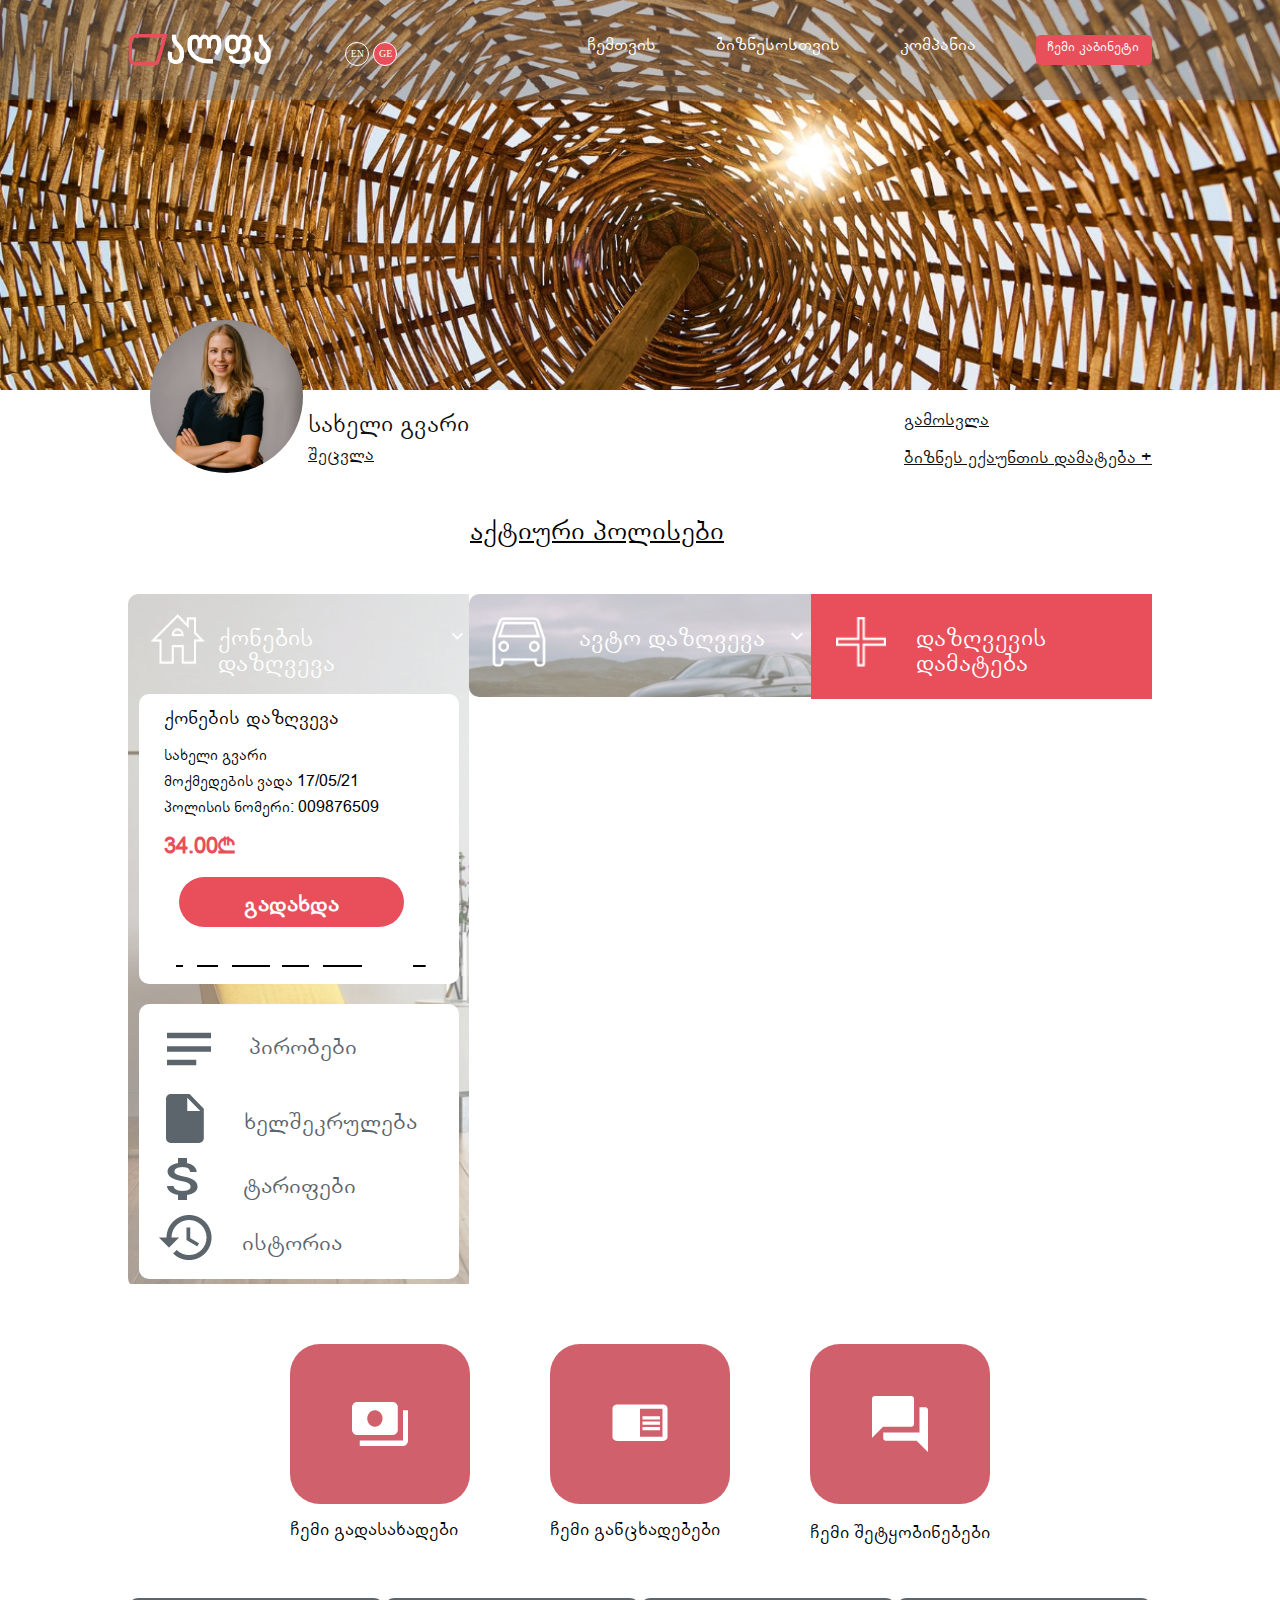
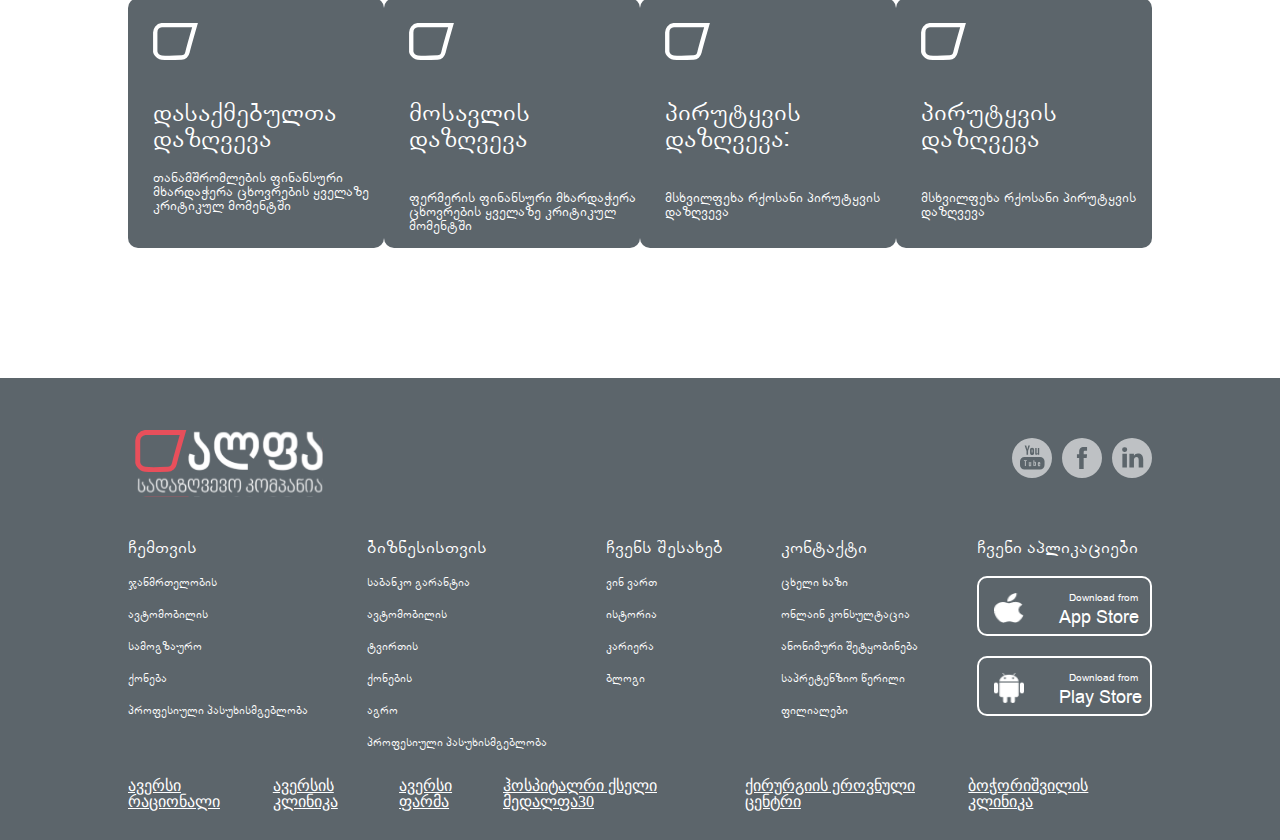
<file: personal.html>
<!DOCTYPE html>
<html lang="en">
<head>
    <meta charset="UTF-8">
    <meta http-equiv="X-UA-Compatible" content="IE=edge">
    <meta name="description" content="Free Web tutorials">
    <meta name="keywords" content="HTML, CSS, JavaScript">
    <meta name="author" content="John Doe">
    <meta name="viewport" content="width=device-width, initial-scale=1.0">
    <link rel="stylesheet" href="./css/reset.css">
    <link rel="stylesheet" href="./css/arial-geo.css">
    <link rel="stylesheet" href="./css/styles.css">
    <title>personal cabnet</title>
</head>
<body>
    <header>
        <div class="personal-header">
            <div class="header-div">
                <nav class="header-nav">
                    <div>
                        <a href="./index.html"><img src="./img/alfa.svg" alt="alfaslogo"></a>
                        <a href="#">
                            <svg xmlns="http://www.w3.org/2000/svg" width="24" height="24" viewBox="0 0 24 24" class="heder-svg">
                                <g id="Group_217" data-name="Group 217" transform="translate(-1154 -14)">
                                  <g id="Ellipse_17" data-name="Ellipse 17" transform="translate(1154 14)" fill="none" stroke="#fff" stroke-width="1">
                                    <circle cx="12" cy="12" r="12" stroke="none"/>
                                    <circle cx="12" cy="12" r="11.5" fill="none"/>
                                  </g>
                                  <text id="EN" transform="translate(1166 29)" fill="#fff" font-size="10" font-family="SegoeUI, Segoe UI"><tspan x="-6.27" y="0">EN</tspan></text>
                                </g>
                            </svg>
                        </a>
                        <a href="#">
                            <svg xmlns="http://www.w3.org/2000/svg" width="24" height="24" viewBox="0 0 24 24">
                                <g id="Group_218" data-name="Group 218" transform="translate(-1183 -14)">
                                  <g id="Ellipse_16" data-name="Ellipse 16" transform="translate(1183 14)" fill="#e84f5b" stroke="#fff" stroke-width="1">
                                    <circle cx="12" cy="12" r="12" stroke="none"/>
                                    <circle cx="12" cy="12" r="11.5" fill="none"/>
                                  </g>
                                  <text id="GE" transform="translate(1195 29)" fill="#fff" font-size="10" font-family="SegoeUI, Segoe UI"><tspan x="-5.959" y="0">GE</tspan></text>
                                </g>
                            </svg>
                        </a>
                    </div>
                    <ul class="nav-ul">
                        <li><a href="./index.html" class="nav-a margin-right">ჩემთვის</a></li>
                        <li><a href="#" class="nav-a margin-right">ბიზნესოსთვის</a></li>
                        <li><a href="./copmany.html" class="nav-a margin-right" >კომპანია</a></li>
                        <li class="nav-li"><a href="./personal.html" class="nav-a1">ჩემი კაბინეტი</a></li>
                    </ul>
                </nav>
            </div> 
            <div class="d-flex">
                <div>
                    <img src="./img/woman.png" alt="waman" class="personal-header-img">
                </div>
                <div class="personal-header-div2">
                    <div class="personal-header-div2-div">
                        <img src="./img/phone-icon.png" alt="phone-icon" class="header-div2-div-img">
                    </div>
                    <div class="personal-header-div2-div1">
                        <img src="./img/online-icons.png" alt="online-icons" class="header-div2-div-img">
                    </div>
                    <div class="personal-header-div2-div2">
                        <img src="./img/search-24px(1).png" alt="search" class="header-div2-div-img">
                    </div>
                </div>   
            </div>
        </div>
        <div class="peronal-responsive-header">
            <div class="personal-responsive-header1">
                <div class="responsive-header-div">
                    <div>
                        <img src="./img/burger-menu.png" alt="burger-menu" class="responsive-burger-menu">
                        <nav class="responsive-header-div10">
                            <ul class="response-burger-ul">
                                <li>
                                    <a href="./copmany.html">
                                        <div class="d-flex">
                                            <img src="./img/company-icon.png" alt="company-icon" class="response-burger-li-img">
                                            <h6 class="response-burger-li-h6">კომპანია</h6>
                                        </div>
                                    </a>
                                </li>
                                <li>
                                    <a href="./personal.html">
                                        <div class="d-flex">
                                            <img src="./img/cabnet-icon.png" alt="cabnet-icon" class="response-burger-li-img">
                                            <h6 class="response-burger-li-h6">ჩემი კაბინეტი</h6>
                                        </div>
                                    </a>
                                </li>
                                <li>
                                    <a href="./auto.html">
                                        <div class="d-flex">
                                            <img src="./img/avto-dazgveva-icon10.png" alt="avto-dazgveva-icon10" class="response-burger-li-img">
                                            <h6 class="response-burger-li-h6">ავტო დაზღვევა</h6>
                                        </div>
                                    </a>
                                </li>
                            </ul>
                        </nav>
                    </div>
                    <a href="./index.html" class="responsive-burger-menu-img"><img src="./img/alfa.svg" alt="alfaslogo"></a>
                </div>
                <div class="d-flex">
                    <div class="personal-responsive-header-div1">
                        <h4 class="responsive-header-div1-h4">პირადი კაბინეტი</h4>
                    </div>
                    <div class="checkout-responsive-header-div2">
                        <img src="./img/phone-icon.png" alt="phone-icon" class="responsive-header-div2-div-img">
                        <img src="./img/online-icons.png" alt="online-icons" class="responsive-header-div2-div-img">
                    </div>
                </div>
                <img src="./img/waman1.png" alt="waman" class="personal-responsive-img">
            </div> 
        </div> 
            
    </header>
    <div>
        <div class="personal-conteiner">
            <div class="personal-conteiner-div">
                <div>
                    <p class="personal-conteiner-div-p">სახელი გვარი</p>
                    <p class="personal-conteiner-div-p1"><a href="#" class="color">შეცვლა</a></p>
                </div>
                <div>
                    <p class="personal-conteiner-div-p2"><a href="#" class="color">გამოსვლა</a></p>
                    <p class="personal-conteiner-div-p2"><a href="#" class="color">ბიზნეს ექაუნთის დამატება +</a></p>
                </div>
            </div>
            <h2 class="personal-conteiner-h2">აქტიური პოლისები</h2>
            <section class="personal-conteiner-section">
                <div class="personal-conteiner-section-div">
                    <div class="personal-conteiner-section-div-div">
                        <img src="./img/house-icon.png" alt="house-icon" class="personal-conteiner-section-div-div-img">
                        <h3 class="personal-conteiner-section-div-div-h3">ქონების დაზღვევა</h3>
                        <svg id="keyboard_arrow_down-24px" xmlns="http://www.w3.org/2000/svg" width="24" height="24" viewBox="0 0 24 24">
                            <path id="Path_126" data-name="Path 126" d="M0,0H24V24H0Z" fill="none"/>
                            <path id="Path_127" data-name="Path 127" d="M7.41,8.59,12,13.17l4.59-4.58L18,10l-6,6L6,10Z" fill="#fff"/>
                          </svg>
                    </div>
                    <div class="personal-conteiner-section-div-div1">
                        <h3 class="personal-conteiner-section-div-div1-h3">ქონების დაზღვევა</h3>
                        <p class="personal-conteiner-section-div-div1-p">სახელი გვარი</p>
                        <p class="personal-conteiner-section-div-div1-p1">მოქმედების ვადა 17/05/21</p>
                        <p class="personal-conteiner-section-div-div1-p2">პოლისის ნომერი: 009876509</p>
                        <p class="personal-conteiner-section-div-div1-p3">34.00₾</p>
                        <button class="personal-conteiner-section-div-div1-button">გადახდა</button>
                        <p class="personal-conteiner-section-div-div1-p4"><a href="#" class="color1">გადახდის მეთოდის შეცვლა</a></p>
                    </div>
                    <div class="personal-conteiner-section-div-div2">
                        <div class="personal-conteiner-section-div-div2-div">
                            <img src="./img/pirobebi-icon.png" alt="pirobebi">
                            <h4 class="personal-conteiner-section-div-div2-div-h4">პირობები</h4>
                        </div>
                        <div class="personal-conteiner-section-div-div2-div1">
                            <img src="./img/khelshekruleba-icon.png" alt="khelshekruleba-icon">
                            <h4 class="personal-conteiner-section-div-div2-div1-h4">ხელშეკრულება</h4>
                        </div>
                        <div class="personal-conteiner-section-div-div2-div2">
                            <img src="./img/tarifebi-icon.png" alt="tarifebi-icon">
                            <h4 class="personal-conteiner-section-div-div2-div2-h4">ტარიფები</h4>
                        </div>
                        <div class="personal-conteiner-section-div-div2-div3">
                            <img src="./img/istoria-icon.png" alt="istoria-icon">
                            <h4 class="personal-conteiner-section-div-div2-div3-h4">ისტორია</h4>
                        </div>
                    </div>
                </div>
                <div class="personal-conteiner-section-div2">
                    <img src="./img/auto-icon.png" alt="auto-icon" class="personal-conteiner-section-div2-img2">
                    <h3 class="personal-conteiner-section-div2-h3">ავტო დაზღვევა</h3>
                    <svg id="keyboard_arrow_down-24px" xmlns="http://www.w3.org/2000/svg" width="24" height="24" viewBox="0 0 24 24">
                        <path id="Path_126" data-name="Path 126" d="M0,0H24V24H0Z" fill="none"/>
                        <path id="Path_127" data-name="Path 127" d="M7.41,8.59,12,13.17l4.59-4.58L18,10l-6,6L6,10Z" fill="#fff"/>
                      </svg>
                </div>
                <div class="personal-conteiner-section-div3">
                    <img src="./img/dazghveva-icon.png" alt="dazghveva-icon" class="personal-conteiner-section-div3-img">
                    <h3 class="personal-conteiner-section-div3-h3">დაზღვევის დამატება</h3>
                </div>
            </section>
            <section class="personal-conteiner-section2">
                <div >
                    <div class="personal-conteiner-section2-div-div">
                        <img src="./img/gadasaxadebi-icon.png" alt="gadasaxadebi-icon" class="personal-conteiner-section2-img">
                    </div>
                    <h4 class="personal-conteiner-section2-h4">ჩემი გადასახადები</h4>
                </div>
                <div>
                    <div class="personal-conteiner-section2-div-div">
                        <img src="./img/gancxadebebi-icon.png" alt="gancxadebebi-icon" class="personal-conteiner-section2-img">
                    </div>
                    <h4 class="personal-conteiner-section2-h4">ჩემი განცხადებები</h4>
                </div>
                <div class="personal-conteiner-section2-div-div">
                    <div>
                        <img src="./img/shetyobinebebi-icon.png" alt="shetyobinebebi-icon" class="personal-conteiner-section2-img">
                    </div>
                    <h4 class="personal-conteiner-section2-h4">ჩემი შეტყობინებები</h4>
                </div>
            </section>
            <section class="exclusive-section">
                <div class="exclusive-div">
                    <img src="./img/alfalogo.svg" alt="alfalogo" class="exclusive-div-img">
                    <h3 class="exclusive-div-h3">დასაქმებულთა დაზღვევა</h3>
                    <p class="exclusive-div-p">თანამშრომლების ფინანსური მხარდაჭერა ცხოვრების ყველაზე კრიტიკულ მომენტში</p>
                </div>
                <div class="exclusive-div">
                    <img src="./img/alfalogo.svg" alt="alfalogo" class="exclusive-div-img">
                    <h3 class="exclusive-div-h3">მოსავლის დაზღვევა</h3>
                    <p class="exclusive-div-p1">ფერმერის ფინანსური მხარდაჭერა ცხოვრების ყველაზე კრიტიკულ მომენტში</p>
                </div>
                <div class="exclusive-div">
                    <img src="./img/alfalogo.svg" alt="alfalogo" class="exclusive-div-img">
                    <h3 class="exclusive-div-h3">პირუტყვის დაზღვევა:</h3>
                    <p class="exclusive-div-p1">მსხვილფეხა რქოსანი პირუტყვის დაზღვევა</p>
                </div>
                <div class="exclusive-div">
                    <img src="./img/alfalogo.svg" alt="alfalogo" class="exclusive-div-img">
                    <h3 class="exclusive-div-h3">პირუტყვის დაზღვევა</h3>
                    <p class="exclusive-div-p1">მსხვილფეხა რქოსანი პირუტყვის დაზღვევა</p>
                </div>
            </section>
        </div>
        <div class="personal-responsive">
            <div>
                <p class="responsive-personal-conteiner-div-p">სახელი გვარი</p>
                <p class="responsive-personal-conteiner-div-p1"><a href="#" class="color">შეცვლა</a></p>
            </div>
            <div class="responsive-personal-conteiner-section-div">
                <div class="personal-conteiner-section-div-div">
                    <img src="./img/house-icon.png" alt="house-icon" class="personal-conteiner-section-div-div-img">
                    <h3 class="personal-conteiner-section-div-div-h3">ქონების დაზღვევა</h3>
                    <svg id="keyboard_arrow_down-24px" xmlns="http://www.w3.org/2000/svg" width="24" height="24" viewBox="0 0 24 24">
                        <path id="Path_126" data-name="Path 126" d="M0,0H24V24H0Z" fill="none"/>
                        <path id="Path_127" data-name="Path 127" d="M7.41,8.59,12,13.17l4.59-4.58L18,10l-6,6L6,10Z" fill="#fff"/>
                      </svg>
                </div>
                <div class="personal-conteiner-section-div-div1">
                    <h3 class="personal-conteiner-section-div-div1-h3">ქონების დაზღვევა</h3>
                    <p class="personal-conteiner-section-div-div1-p">სახელი გვარი</p>
                    <p class="personal-conteiner-section-div-div1-p1">მოქმედების ვადა 17/05/21</p>
                    <p class="personal-conteiner-section-div-div1-p2">პოლისის ნომერი: 009876509</p>
                    <p class="personal-conteiner-section-div-div1-p3">34.00₾</p>
                    <button class="personal-conteiner-section-div-div1-button">გადახდა</button>
                    <p class="personal-conteiner-section-div-div1-p4"><a href="#" class="color1">გადახდის მეთოდის შეცვლა</a></p>
                </div>
                <div class="personal-conteiner-section-div-div2">
                    <div class="personal-conteiner-section-div-div2-div">
                        <img src="./img/pirobebi-icon.png" alt="pirobebi">
                        <h4 class="personal-conteiner-section-div-div2-div-h4">პირობები</h4>
                    </div>
                    <div class="personal-conteiner-section-div-div2-div1">
                        <img src="./img/khelshekruleba-icon.png" alt="khelshekruleba-icon">
                        <h4 class="personal-conteiner-section-div-div2-div1-h4">ხელშეკრულება</h4>
                    </div>
                    <div class="personal-conteiner-section-div-div2-div2">
                        <img src="./img/tarifebi-icon.png" alt="tarifebi-icon">
                        <h4 class="personal-conteiner-section-div-div2-div2-h4">ტარიფები</h4>
                    </div>
                    <div class="personal-conteiner-section-div-div2-div3">
                        <img src="./img/istoria-icon.png" alt="istoria-icon">
                        <h4 class="personal-conteiner-section-div-div2-div3-h4">ისტორია</h4>
                    </div>
                </div>
            </div>
            <div class="responsive-personal-conteiner-section-div2">
                <img src="./img/auto-icon.png" alt="auto-icon" class="personal-conteiner-section-div2-img2">
                <h3 class="personal-conteiner-section-div2-h3">ავტო დაზღვევა</h3>
                <svg id="keyboard_arrow_down-24px" xmlns="http://www.w3.org/2000/svg" width="24" height="24" viewBox="0 0 24 24">
                    <path id="Path_126" data-name="Path 126" d="M0,0H24V24H0Z" fill="none"/>
                    <path id="Path_127" data-name="Path 127" d="M7.41,8.59,12,13.17l4.59-4.58L18,10l-6,6L6,10Z" fill="#fff"/>
                  </svg>
            </div>
            <div class="responsive-personal-conteiner-section-div3">
                <img src="./img/dazghveva-icon.png" alt="dazghveva-icon" class="personal-conteiner-section-div3-img">
                <h3 class="personal-conteiner-section-div3-h3">დაზღვევის დამატება</h3>
            </div>
            <section class="responsive-personal-conteiner-section2">
                <div >
                    <div class="responsive-personal-conteiner-section2-div-div">
                        <img src="./img/gadasaxadebi-icon.png" alt="gadasaxadebi-icon" class="responsive-personal-conteiner-section2-img">
                    </div>
                    <h4 class="responsive-personal-conteiner-section2-h4">ჩემი გადასახადები</h4>
                </div>
                <div>
                    <div class="responsive-personal-conteiner-section2-div-div">
                        <img src="./img/gancxadebebi-icon.png" alt="gancxadebebi-icon" class="responsive-personal-conteiner-section2-img">
                    </div>
                    <h4 class="responsive-personal-conteiner-section2-h4">ჩემი განცხადებები</h4>
                </div>
                <div>
                    <div class="responsive-personal-conteiner-section2-div-div">
                        <img src="./img/shetyobinebebi-icon.png" alt="shetyobinebebi-icon" class="responsive-personal-conteiner-section2-img">
                    </div>
                    <h4 class="responsive-personal-conteiner-section2-h4">ჩემი შეტყობინებები</h4>
                </div>
            </section>
            <h2 class="responsive-exclusive">ექსკლუზიური პაკეტები</h2>
            <div class="responsive-exclusive-div">
                <img src="./img/alfalogo.svg" alt="alfalogo" class="responsive-exclusive-div-img">
                <h3 class="responsive-exclusive-div-h3">დასაქმებულთა დაზღვევა</h3>
                <p class="responsive-exclusive-div-p">თანამშრომლების ფინანსური მხარდაჭერა ცხოვრების ყველაზე კრიტიკულ მომენტში</p>
            </div>
        </div>

    </div>
    
    <footer>
        <div class="footer">
            <div class="footer-div">
                <div class="footer-div-div">
                    <img src="./img/alfasadazgveo.svg" alt="alfasadazgveo" class="footer-logo">
                    <div>
                        <ul class="footer-div-ul">
                            <li>
                                <a href="https://www.youtube.com/" target="_blank">
                                    <svg xmlns="http://www.w3.org/2000/svg" width="40" height="40" viewBox="0 0 40 40">
                                        <g id="iconfinder_58-youtube_104445" opacity="0.6">
                                        <path id="Path_19" data-name="Path 19" d="M17.833,31.163H18.8v4.8h.934v-4.8H20.7v-.818H17.833Z" transform="translate(-5.914 -8.074)" fill="#fff"/>
                                        <path id="Path_20" data-name="Path 20" d="M28.089,21.779a.427.427,0,0,0,.3-.1.382.382,0,0,0,.112-.289V18.9a.292.292,0,0,0-.114-.241.458.458,0,0,0-.3-.093.409.409,0,0,0-.278.093.3.3,0,0,0-.106.241v2.489a.4.4,0,0,0,.1.289A.374.374,0,0,0,28.089,21.779Z" transform="translate(-8.027 -7.178)" fill="#fff"/>
                                        <path id="Path_21" data-name="Path 21" d="M30.883,31.769a.819.819,0,0,0-.382.1,1.279,1.279,0,0,0-.355.289V30.345h-.838v5.621h.838v-.318a1.069,1.069,0,0,0,.354.282,1,1,0,0,0,.434.09.686.686,0,0,0,.562-.234,1.035,1.035,0,0,0,.2-.676v-2.3a1.224,1.224,0,0,0-.209-.774A.716.716,0,0,0,30.883,31.769ZM30.837,35a.449.449,0,0,1-.072.286.27.27,0,0,1-.223.088.485.485,0,0,1-.2-.044.676.676,0,0,1-.2-.146V32.6a.581.581,0,0,1,.17-.127.386.386,0,0,1,.176-.041.323.323,0,0,1,.259.107.5.5,0,0,1,.087.32Z" transform="translate(-7.851 -8.052)" fill="#fff"/>
                                        <path id="Path_22" data-name="Path 22" d="M25.33,36.214a1.17,1.17,0,0,1-.257.221.474.474,0,0,1-.231.087.2.2,0,0,1-.17-.066.349.349,0,0,1-.052-.212V33.063h-.828v3.468a.9.9,0,0,0,.145.556.52.52,0,0,0,.433.184,1.013,1.013,0,0,0,.482-.131,1.855,1.855,0,0,0,.478-.385v.454h.829V33.064h-.829v3.151Z" transform="translate(-6.965 -8.988)" fill="#fff"/>
                                        <path id="Path_23" data-name="Path 23" d="M23.722,5.155a20,20,0,1,0,20,20A20,20,0,0,0,23.722,5.155Zm3.231,9.878h1.4v5.246a.553.553,0,0,0,.09.351.341.341,0,0,0,.284.111.825.825,0,0,0,.39-.145,1.915,1.915,0,0,0,.43-.371V15.033h1.4v6.842h-1.4v-.755a2.933,2.933,0,0,1-.8.636,1.753,1.753,0,0,1-.811.219.882.882,0,0,1-.731-.308,1.446,1.446,0,0,1-.244-.917V15.033ZM21.763,16.6a1.575,1.575,0,0,1,.563-1.268,2.315,2.315,0,0,1,1.518-.469,2.061,2.061,0,0,1,1.423.5,1.644,1.644,0,0,1,.552,1.282v3.533a1.778,1.778,0,0,1-.541,1.377,2.142,2.142,0,0,1-1.5.5,2.071,2.071,0,0,1-1.468-.512,1.821,1.821,0,0,1-.551-1.39V16.6Zm-3.808-4,1.022,3.705h.1l.972-3.705h1.6l-1.831,5.427v3.847H18.244V18.2L16.37,12.6ZM36.261,32.12A4.484,4.484,0,0,1,31.78,36.6H16.205a4.484,4.484,0,0,1-4.483-4.483v-3.6a4.483,4.483,0,0,1,4.483-4.483H31.78a4.482,4.482,0,0,1,4.482,4.483Z" transform="translate(-3.722 -5.155)" fill="#fff"/>
                                        <path id="Path_24" data-name="Path 24" d="M35.763,32.874a1.247,1.247,0,0,0-.908.34,1.167,1.167,0,0,0-.353.877v1.865a1.319,1.319,0,0,0,.321.94,1.143,1.143,0,0,0,.877.342,1.236,1.236,0,0,0,.93-.321,1.326,1.326,0,0,0,.312-.962v-.213h-.853v.189a.889.889,0,0,1-.082.473.341.341,0,0,1-.288.107.311.311,0,0,1-.281-.125.911.911,0,0,1-.08-.456v-.78h1.585V34.092a1.246,1.246,0,0,0-.3-.9A1.169,1.169,0,0,0,35.763,32.874Zm.328,1.631h-.732v-.419a.612.612,0,0,1,.085-.372.331.331,0,0,1,.285-.114.32.32,0,0,1,.276.114.617.617,0,0,1,.087.372v.419Z" transform="translate(-8.668 -8.9)" fill="#fff"/>
                                        </g>
                                    </svg>
                                    
                                </a>
                            </li>
                            <li class="footer-div-li">
                                <a href="https://www.facebook.com/" target="_blank">
                                    <svg xmlns="http://www.w3.org/2000/svg" width="40" height="40" viewBox="0 0 40 40">
                                        <path id="iconfinder_facebook_circle_black_107153" d="M20.177,34.88h4.5V24h3l.4-3.749h-3.4l0-1.877c0-.977.093-1.5,1.5-1.5h1.875V13.12h-3c-3.6,0-4.871,1.819-4.871,4.878v2.251H17.931V24h2.246ZM23,44A20,20,0,1,1,43,24,20,20,0,0,1,23,44Z" transform="translate(-3 -4)" fill="#fff" fill-rule="evenodd" opacity="0.6"/>
                                    </svg>
                                    
                                </a>
                            </li>
                            <li class="footer-div-li">
                                <a href="https://www.linkedin.com/" target="_blank">
                                    <svg xmlns="http://www.w3.org/2000/svg" width="40" height="40" viewBox="0 0 40 40">
                                        <path id="iconfinder_linkedin_circle_black_107159" d="M35.225,33.425V25.617c0-4.183-2.233-6.13-5.211-6.13a4.492,4.492,0,0,0-4.079,2.249V19.807H21.408c.06,1.278,0,13.618,0,13.618h4.527V25.819a3.087,3.087,0,0,1,.149-1.1,2.476,2.476,0,0,1,2.321-1.655c1.639,0,2.293,1.249,2.293,3.079v7.286h4.526ZM16.639,17.948a2.36,2.36,0,1,0,.03-4.706,2.359,2.359,0,1,0-.059,4.706ZM24,44A20,20,0,1,1,44,24,20,20,0,0,1,24,44ZM18.9,33.425V19.807H14.377V33.425Z" transform="translate(-4 -4)" fill="#fff" fill-rule="evenodd" opacity="0.6"/>
                                    </svg>
                                    
                                </a>
                            </li>
                        </ul>
                    </div>
                </div>
                <nav class="footer-nav">
                    <div>
                        <ul>
                            <li class="footer-nav-li"> ჩემთვის</li>
                            <li class="footer-nav-li1"><a href="#" class="color1">ჯანმრთელობის</a></li>
                            <li class="footer-nav-li1"><a href="#" class="color1">ავტომობილის</a></li>
                            <li class="footer-nav-li1"><a href="#" class="color1">სამოგზაურო</a></li>
                            <li class="footer-nav-li1"><a href="#" class="color1">ქონება</a></li>
                            <li class="footer-nav-li1"><a href="#" class="color1">პროფესიული პასუხისმგებლობა</a></li>
                        </ul>
                    </div>
                    <div>
                        <ul>
                            <li class="footer-nav-li">ბიზნესისთვის</li>
                            <li class="footer-nav-li1"><a href="#" class="color1">საბანკო გარანტია</a></li>
                            <li class="footer-nav-li1"><a href="#" class="color1">ავტომობილის</a></li>
                            <li class="footer-nav-li1"><a href="#" class="color1">ტვირთის</a></li>
                            <li class="footer-nav-li1"><a href="#" class="color1">ქონების</a></li>
                            <li class="footer-nav-li1"><a href="#" class="color1">აგრო</a></li>
                            <li class="footer-nav-li1"><a href="#" class="color1">პროფესიული პასუხისმგებლობა</a></li>
                        </ul>
                    </div>
                    <div>
                        <ul>
                            <li class="footer-nav-li">ჩვენს შესახებ</li>
                            <li class="footer-nav-li1"><a href="#" class="color1">ვინ ვართ</a></li>
                            <li class="footer-nav-li1"><a href="#" class="color1">ისტორია</a></li>
                            <li class="footer-nav-li1"><a href="#" class="color1">კარიერა</a></li>
                            <li class="footer-nav-li1"><a href="#" class="color1">ბლოგი</a></li>
                        </ul>
                    </div>
                    <div>
                        <ul>
                            <li class="footer-nav-li">კონტაქტი</li>
                            <li class="footer-nav-li1"><a href="#" class="color1">ცხელი ხაზი</a></li>
                            <li class="footer-nav-li1"><a href="#" class="color1">ონლაინ კონსულტაცია</a></li>
                            <li class="footer-nav-li1"><a href="#" class="color1">ანონიმური შეტყობინება</a></li>
                            <li class="footer-nav-li1"><a href="#" class="color1">საპრეტენზიო წერილი</a></li>
                            <li class="footer-nav-li1"><a href="#" class="color1">ფილიალები</a></li>
                        </ul>
                    </div>
                    <div>
                        <h3 class="footer-nav-li">ჩვენი აპლიკაციები</h3>
                        <div>
                            <a href="#" class="color1">
                                <div class="footer-nav-div">
                                    <img src="./img/apple-icon.png" alt="apple-icon" class="footer-nav-div-img">
                                    <div>
                                        <p class="footer-nav-div-p">Download from</p>
                                        <p class="footer-nav-div-p1">App Store</p>
                                    </div>
                                </div>
                            </a>
                            <a href="#" class="color1">
                                <div class="footer-nav-div">
                                    <img src="/img/play-store-icon.png" alt="play-store-icon" class="footer-nav-div-img">
                                    <div>
                                        <p class="footer-nav-div-p">Download from</p>
                                        <p class="footer-nav-div-p1">Play Store</p>
                                    </div>
                                </div>
                            </a>
                        </div>
                    </div>
                </nav>
                <div>
                    <ul class="footer-ul">
                        <li>ავერსი რაციონალი</li>
                        <li>ავერსის კლინიკა</li>
                        <li>ავერსი ფარმა</li>
                        <li>ჰოსპიტალრი ქსელი მედალფა30</li>
                        <li>ქირურგიის ეროვნული ცენტრი</li>
                        <li>ბოჭორიშვილის კლინიკა</li>
                    </ul>
                </div>
            </div>
        </div>
        <div class="responsive-footer">
            <img src="./img/alfasadazgveo.svg" alt="alfasadazgveo" class="responsive-footer-logo">
            <div>
                <nav class="d-flex">
                    <div class="responsive-footer-div-div">
                        <ul>
                            <li class="footer-nav-li">კომპანია</li>
                            <li class="footer-nav-li1"><a href="#" class="color1">ცხელი ხაზი</a></li>
                            <li class="footer-nav-li1"><a href="#" class="color1">ონლაინ კონსულტაცია</a></li>
                            <li class="footer-nav-li1"><a href="#" class="color1">ფილიალები</a></li>
                            <li class="footer-nav-li1"><a href="#" class="color1">ვინ ვართ</a></li>
                            <li class="footer-nav-li1"><a href="#" class="color1">ისტორია</a></li>
                            <li class="footer-nav-li1"><a href="#" class="color1">კარიერა</a></li>
                            <li class="footer-nav-li1"><a href="#" class="color1">ბლოგი</a></li>
                        </ul>
                    </div>
                    <div>
                        <ul class="responsive-footer-ul">
                            <li class="responsive-footer-li1">ჰოსპიტალრი ქსელი მედალფა</li>
                            <li class="responsive-footer-li">ბოჭორიშვილის<br> კლინიკა</li>
                            <li class="responsive-footer-li">ავერსის<br> კლინიკა</li>
                            <li class="responsive-footer-li">ქირურგიის ეროვნული<br> ცენტრი</li>
                            <li class="responsive-footer-li">ავერსი<br> ფარმა</li>
                            <li class="responsive-footer-li">ავერსი<br> რაციონალი</li>
                        </ul>
                    </div>
                </nav>
            </div>
            <div class="responsive-footer-div">
                <a href="#" class="color1">
                    <div class="footer-nav-div">
                        <img src="./img/apple-icon.png" alt="apple-icon" class="footer-nav-div-img">
                        <div>
                            <p class="footer-nav-div-p">Download from</p>
                            <p class="footer-nav-div-p1">App Store</p>
                        </div>
                    </div>
                </a>
                <a href="#" class="color1">
                    <div class="footer-nav-div resp-margin">
                        <img src="/img/play-store-icon.png" alt="play-store-icon" class="footer-nav-div-img">
                        <div>
                            <p class="footer-nav-div-p">Download from</p>
                            <p class="footer-nav-div-p1">Play Store</p>
                        </div>
                    </div>
                </a>
            </div>
            <div class="responsive-footer-div1">
                <ul class="footer-div-ul">
                    <li>
                        <a href="https://www.youtube.com/" target="_blank">
                            <svg xmlns="http://www.w3.org/2000/svg" width="40" height="40" viewBox="0 0 40 40">
                                <g id="iconfinder_58-youtube_104445" opacity="0.6">
                                <path id="Path_19" data-name="Path 19" d="M17.833,31.163H18.8v4.8h.934v-4.8H20.7v-.818H17.833Z" transform="translate(-5.914 -8.074)" fill="#fff"/>
                                <path id="Path_20" data-name="Path 20" d="M28.089,21.779a.427.427,0,0,0,.3-.1.382.382,0,0,0,.112-.289V18.9a.292.292,0,0,0-.114-.241.458.458,0,0,0-.3-.093.409.409,0,0,0-.278.093.3.3,0,0,0-.106.241v2.489a.4.4,0,0,0,.1.289A.374.374,0,0,0,28.089,21.779Z" transform="translate(-8.027 -7.178)" fill="#fff"/>
                                <path id="Path_21" data-name="Path 21" d="M30.883,31.769a.819.819,0,0,0-.382.1,1.279,1.279,0,0,0-.355.289V30.345h-.838v5.621h.838v-.318a1.069,1.069,0,0,0,.354.282,1,1,0,0,0,.434.09.686.686,0,0,0,.562-.234,1.035,1.035,0,0,0,.2-.676v-2.3a1.224,1.224,0,0,0-.209-.774A.716.716,0,0,0,30.883,31.769ZM30.837,35a.449.449,0,0,1-.072.286.27.27,0,0,1-.223.088.485.485,0,0,1-.2-.044.676.676,0,0,1-.2-.146V32.6a.581.581,0,0,1,.17-.127.386.386,0,0,1,.176-.041.323.323,0,0,1,.259.107.5.5,0,0,1,.087.32Z" transform="translate(-7.851 -8.052)" fill="#fff"/>
                                <path id="Path_22" data-name="Path 22" d="M25.33,36.214a1.17,1.17,0,0,1-.257.221.474.474,0,0,1-.231.087.2.2,0,0,1-.17-.066.349.349,0,0,1-.052-.212V33.063h-.828v3.468a.9.9,0,0,0,.145.556.52.52,0,0,0,.433.184,1.013,1.013,0,0,0,.482-.131,1.855,1.855,0,0,0,.478-.385v.454h.829V33.064h-.829v3.151Z" transform="translate(-6.965 -8.988)" fill="#fff"/>
                                <path id="Path_23" data-name="Path 23" d="M23.722,5.155a20,20,0,1,0,20,20A20,20,0,0,0,23.722,5.155Zm3.231,9.878h1.4v5.246a.553.553,0,0,0,.09.351.341.341,0,0,0,.284.111.825.825,0,0,0,.39-.145,1.915,1.915,0,0,0,.43-.371V15.033h1.4v6.842h-1.4v-.755a2.933,2.933,0,0,1-.8.636,1.753,1.753,0,0,1-.811.219.882.882,0,0,1-.731-.308,1.446,1.446,0,0,1-.244-.917V15.033ZM21.763,16.6a1.575,1.575,0,0,1,.563-1.268,2.315,2.315,0,0,1,1.518-.469,2.061,2.061,0,0,1,1.423.5,1.644,1.644,0,0,1,.552,1.282v3.533a1.778,1.778,0,0,1-.541,1.377,2.142,2.142,0,0,1-1.5.5,2.071,2.071,0,0,1-1.468-.512,1.821,1.821,0,0,1-.551-1.39V16.6Zm-3.808-4,1.022,3.705h.1l.972-3.705h1.6l-1.831,5.427v3.847H18.244V18.2L16.37,12.6ZM36.261,32.12A4.484,4.484,0,0,1,31.78,36.6H16.205a4.484,4.484,0,0,1-4.483-4.483v-3.6a4.483,4.483,0,0,1,4.483-4.483H31.78a4.482,4.482,0,0,1,4.482,4.483Z" transform="translate(-3.722 -5.155)" fill="#fff"/>
                                <path id="Path_24" data-name="Path 24" d="M35.763,32.874a1.247,1.247,0,0,0-.908.34,1.167,1.167,0,0,0-.353.877v1.865a1.319,1.319,0,0,0,.321.94,1.143,1.143,0,0,0,.877.342,1.236,1.236,0,0,0,.93-.321,1.326,1.326,0,0,0,.312-.962v-.213h-.853v.189a.889.889,0,0,1-.082.473.341.341,0,0,1-.288.107.311.311,0,0,1-.281-.125.911.911,0,0,1-.08-.456v-.78h1.585V34.092a1.246,1.246,0,0,0-.3-.9A1.169,1.169,0,0,0,35.763,32.874Zm.328,1.631h-.732v-.419a.612.612,0,0,1,.085-.372.331.331,0,0,1,.285-.114.32.32,0,0,1,.276.114.617.617,0,0,1,.087.372v.419Z" transform="translate(-8.668 -8.9)" fill="#fff"/>
                                </g>
                            </svg>
                            
                        </a>
                    </li>
                    <li class="footer-div-li">
                        <a href="https://www.facebook.com/" target="_blank">
                            <svg xmlns="http://www.w3.org/2000/svg" width="40" height="40" viewBox="0 0 40 40">
                                <path id="iconfinder_facebook_circle_black_107153" d="M20.177,34.88h4.5V24h3l.4-3.749h-3.4l0-1.877c0-.977.093-1.5,1.5-1.5h1.875V13.12h-3c-3.6,0-4.871,1.819-4.871,4.878v2.251H17.931V24h2.246ZM23,44A20,20,0,1,1,43,24,20,20,0,0,1,23,44Z" transform="translate(-3 -4)" fill="#fff" fill-rule="evenodd" opacity="0.6"/>
                            </svg>
                            
                        </a>
                    </li>
                    <li class="footer-div-li">
                        <a href="https://www.linkedin.com/" target="_blank">
                            <svg xmlns="http://www.w3.org/2000/svg" width="40" height="40" viewBox="0 0 40 40">
                                <path id="iconfinder_linkedin_circle_black_107159" d="M35.225,33.425V25.617c0-4.183-2.233-6.13-5.211-6.13a4.492,4.492,0,0,0-4.079,2.249V19.807H21.408c.06,1.278,0,13.618,0,13.618h4.527V25.819a3.087,3.087,0,0,1,.149-1.1,2.476,2.476,0,0,1,2.321-1.655c1.639,0,2.293,1.249,2.293,3.079v7.286h4.526ZM16.639,17.948a2.36,2.36,0,1,0,.03-4.706,2.359,2.359,0,1,0-.059,4.706ZM24,44A20,20,0,1,1,44,24,20,20,0,0,1,24,44ZM18.9,33.425V19.807H14.377V33.425Z" transform="translate(-4 -4)" fill="#fff" fill-rule="evenodd" opacity="0.6"/>
                            </svg>
                            
                        </a>
                    </li>
                </ul>
            </div>
        </div>
        
    </footer>
</body>
</html>
</file>
<file: css/arial-geo.css>
@font-face {
    font-family: 'Arial GEO';
    src: url('../fonts/arial-geo-webfont.eot'); /* IE9 Compat Modes */
    src: url('../fonts/arial-geo-webfont.eot?#iefix') format('embedded-opentype'), /* IE6-IE8 */
         url('../fonts/arial-geo-webfont.woff2') format('woff2'), /* Super Modern Browsers */
         url('../fonts/arial-geo-webfont.woff') format('woff'), /* Pretty Modern Browsers */
         url('../fonts/arial-geo-webfont.ttf') format('truetype'), /* Safari, Android, iOS */
         url('../fonts/arial-geo-webfont.svg#arial_georegular') format('svg'); /* Legacy iOS */
}
</file>
<file: css/styles.css>
/* header */
.header{
    width: 100%;
    background-image:url("../img/cover1.jpg");
    background-repeat: no-repeat;
    background-size: cover;
    height:720px;
}
.responsive-header{
    width: 375px;
    background-image:url("../img/cover1p.jpg");
    background-repeat: no-repeat;
    background-size: cover;
    height:380px;
    display: none;
}
.header-div{
    background-color: rgba(112,112,112,0.4);
}
.responsive-header-div{
    background-color: rgba(112,112,112,0.4);
    height: 78px;
    display:-webkit-box;
    display:-ms-flexbox;
    display:flex;
}
.responsive-burger-menu{
    width: 46px;
    height: 46px;
    -o-object-fit: cover;
       object-fit: cover;
    margin: 15px;
}

.responsive-header-div10{
    visibility: hidden;
    width: 50vw;
    height: 60vh;
    z-index: 99;
}
.response-burger-li-img{
    width: 17px;
    height: 14px;
    -o-object-fit: cover;
       object-fit: cover;
    margin:10px 0 5px 10px;
}
.response-burger-li-h6{
    font-family: "Arial GEO", sans-serif;
    font-size:16px;
    color: #110F0F;
    margin:10px 0 0 10px;
}
.response-burger-ul{
    background-color: #ffffff;
}
.responsive-burger-menu-img{
    width: 143px;
    height: 35px;
    -o-object-fit: cover;
       object-fit: cover;
    margin: 20px 0 0 40px;
}
.responsive-header-div:hover nav{
    visibility: visible;
}
.header-nav{
    display: -webkit-box;
    display: -ms-flexbox;
    display: flex;
    -webkit-box-pack:justify;
        -ms-flex-pack:justify;
            justify-content:space-between;
    -webkit-box-align: center;
        -ms-flex-align: center;
            align-items: center;
    height: 100px;
    width: 80%;
    margin: 0 auto;
}
.heder-svg{
    margin-left: 70px;
}
.nav-ul{
    display: -webkit-box;
    display: -ms-flexbox;
    display: flex;
    -webkit-box-pack:justify;
        -ms-flex-pack:justify;
            justify-content:space-between;

}
.nav-a{
    font-family: "Arial GEO", sans-serif;
    font-size:18px;
    color:#FFFFFF;
}
.nav-a1{
    font-family: "Arial GEO", sans-serif;
    font-size:14px;
    color:#FFFFFF;
    padding: 8px;
}
.margin-right{
    margin-right:60px;
}
.nav-li{
    width: 116px;
    height: 30px;
    background-color: #E84F5B;
    padding: 3px;
    border-radius: 5px;
}
.header-div1{
    background-image: url("../img/background.png");
    background-repeat: no-repeat;
    width: 900px;
    height: 200px;
    margin-top: 300px;
}
.responsive-header-div1{
    background-image: url("../img/background1r.png");
    background-repeat: no-repeat;
    width: 354px;
    height: 80px;
    margin-top: 196px;
}
.header-div1-h4{
    font-family: "Arial GEO", sans-serif;
    font-size:32px;
    color:#FFFFFF;
    margin-left:140px;
    padding-top: 30px;
}
.responsive-header-div1-h4{
    font-family: "Arial GEO", sans-serif;
    font-size:15px;
    color:#FFFFFF;
    margin-left:30px;
    padding-top: 10px;
}
.header-div1-hr{
    width: 640px;
    height: 2px;
    margin:20px 0 0 140px;
    border: 1px solid #E84F5B;
}
.responsive-header-div1-hr{
    width: 266px;
    height: 1px;
    margin:5px 0 0 30px;
    border: 1px solid #E84F5B;
}
.header-div1-p{
    font-family: "Arial GEO", sans-serif;
    font-size:18px;
    width:660px;
    color:#FFFFFF;
    margin-left:140px;
    padding-top: 10px;
}
.responsive-header-div1-p{
    font-family: "Arial GEO", sans-serif;
    font-size:12px;
    color:#FFFFFF;
    margin-left:30px;
    padding-top: 5px;
}
.d-flex{
    display: -webkit-box;
    display: -ms-flexbox;
    display: flex;
}
.responsive-header-div2{
    width:40px;
    height:63px;
    background-color: #E84F5B;
    color:#FFFFFF;
    border-radius: 5px;
    margin-bottom: 5px;
    margin: 80px 0 0 -20px;
}
.header-div2-div{
    width:50px;
    height:50px;
    background-color: #E84F5B;
    color:#FFFFFF;
    border-radius: 5px;
    margin-bottom: 5px;
    margin: 180px 0 0 567px; 
    -webkit-transition: 4s; 
    -o-transition: 4s; 
    transition: 4s;
}
.header-div2-div1{
    width:50px;
    height:50px;
    background-color: #E84F5B;
    color:#FFFFFF;
    border-radius: 5px;
    margin-bottom: 5px;
    margin: 10px 0 0 567px; 
    -webkit-transition: 4s; 
    -o-transition: 4s; 
    transition: 4s;
}
.header-div2-div2{
    width:50px;
    height:50px;
    background-color: #E84F5B;
    color:#FFFFFF;
    border-radius: 5px;
    margin-bottom: 5px;
    margin: 10px 0 0 567px; 
    -webkit-transition: 4s; 
    -o-transition: 4s; 
    transition: 4s;
}
.header-div2-div-img{
    width: 26px;
    height: 26px;
    margin: 12px;
}
.responsive-header-div2-div-img{
    width: 21px;
    height: 21px;
    margin: 6px 0 0 10px;
}
.header-div2-div:hover{
    width:200px;
    margin: 180px 0 0 413px; 
}
.header-div2-div1:hover{
    width:200px;
    margin: 10px 0 0 413px; 
}
.header-div2-div2:hover{
    width:200px;
    margin: 10px 0 0 413px; 
}
/* auto header */
.auto-header{
    width: 100%;
    height: 700px;
    background-image: url("../img/cover2.jpg");
    background-repeat: no-repeat;
    background-size: cover;
}
.auto-responsive-header{
    width: 375px;
    background-image:url("../img/cover2p.jpg");
    background-repeat: no-repeat;
    background-size: cover;
    height:380px;
    display: none;
}
/* personal-cabnet header */
.personal-header{
    width: 100%;
    height: 390px;
    background-image: url("../img/personal-cover.png");
    background-repeat: no-repeat;
    background-size: cover;
}
.personal-header-img{
    margin:220px 0 0 150px;
}
.personal-header-div2-div{
    width:50px;
    height:50px;
    background-color: #E84F5B;
    color:#FFFFFF;
    border-radius: 5px;
    margin-bottom: 5px;
    margin: 60px 0 0 1165px; 
    -webkit-transition: 4s; 
    -o-transition: 4s; 
    transition: 4s;
}
.personal-header-div2-div1{
    width:50px;
    height:50px;
    background-color: #E84F5B;
    color:#FFFFFF;
    border-radius: 5px;
    margin-bottom: 5px;
    margin: 10px 0 0 1165px; 
    -webkit-transition: 4s; 
    -o-transition: 4s; 
    transition: 4s;
}
.personal-header-div2-div2{
    width:50px;
    height:50px;
    background-color: #E84F5B;
    color:#FFFFFF;
    border-radius: 5px;
    margin-bottom: 5px;
    margin: 10px 0 0 1165px; 
    -webkit-transition: 4s; 
    -o-transition: 4s; 
    transition: 4s;
}
.personal-header-div2-div:hover{
    width:200px;
    margin: 60px 0 0 1015px; 
}
.personal-header-div2-div1:hover{
    width:200px;
    margin: 10px 0 0 1015px; 
}
.personal-header-div2-div2:hover{
    width:200px;
    margin: 10px 0 0 1015px; 
}
.peronal-responsive-header{
    display: none;
}
.personal-responsive{
    display: none;
}
.personal-responsive-header1{
    width: 375px;
    background-image:url("../img/personal-cover99.jpg");
    background-repeat: no-repeat;
    background-size: cover;
    height:380px;
}
.personal-responsive-header-div1{
    background-image: url("../img/checkout89.png");
    background-repeat: no-repeat;
    width: 354px;
    height: 80px;
    margin-top: 126px;
}
.personal-responsive-img{
    width: 96px;
    height: 96px;
    margin: 40px 0 0 40px;
}
/* company header */
.company-header{
    width: 100%;
    height: 650px;
    background-image: url("../img/company-cover.png");
    background-repeat: no-repeat;
    background-size: cover;
}
.company-responsive-header{
    width: 375px;
    background-image:url("../img/company-cover99.jpg");
    background-repeat: no-repeat;
    background-size: cover;
    height:380px;
    display: none;
}
/* checkout-spet1 header */
.checkout-step1-header{
    width: 100%;
    height: 315px;
    background-image: url("../img/checkout-step1-cover.jpg");
    background-repeat: no-repeat;
    background-size: cover;
}
.checkout-step1-header-div1{
    background-image: url("../img/background2.png");
    background-repeat: no-repeat;
    width: 900px;
    height: 200px;
    margin-top: 100px;
}
.checkout-header-div2-div{
    width:50px;
    height:50px;
    background-color: #E84F5B;
    color:#FFFFFF;
    border-radius: 5px;
    margin-bottom: 5px;
    margin: 20px 0 0 568px; 
    -webkit-transition: 4s; 
    -o-transition: 4s; 
    transition: 4s;
}
.checkout-header-div2-div1{
    width:50px;
    height:50px;
    background-color: #E84F5B;
    color:#FFFFFF;
    border-radius: 5px;
    margin-bottom: 5px;
    margin: 10px 0 0 568px; 
    -webkit-transition: 4s; 
    -o-transition: 4s; 
    transition: 4s;
}
.checkout-header-div2-div2{
    width:50px;
    height:50px;
    background-color: #E84F5B;
    color:#FFFFFF;
    border-radius: 5px;
    margin-bottom: 5px;
    margin: 10px 0 0 568px; 
    -webkit-transition: 4s; 
    -o-transition: 4s; 
    transition: 4s;
}
.checkout-header-div2-div:hover{
    width:200px;
    margin: 20px 0 0 418px; 
}  
.checkout-header-div2-div1:hover{
    width:200px;
    margin: 10px 0 0 418px; 
}  
.checkout-header-div2-div2:hover{
    width:200px;
    margin: 10px 0 0 418px; 
}  
.checkout-responsive-header{
    display: none;
}
.checkout-responsive-header1{
    width: 375px;
    background-image:url("../img/checkout-cover99.jpg");
    background-repeat: no-repeat;
    background-size: cover;
    height:170px;
}
.checkout-responsive-header-div1{
    background-image: url("../img/checkout89.png");
    background-repeat: no-repeat;
    width: 354px;
    height: 80px;
    margin-top: 26px;
}
.checkout-responsive-header-div2{
    width:40px;
    height:63px;
    background-color: #E84F5B;
    color:#FFFFFF;
    border-radius: 5px;
    margin-bottom: 5px;
    margin: 10px 0 0 -20px;
}
/* body */
.container{
    width:80%;
    margin: 0 auto;
}
.container-div{
    width: 80%;
    margin: 0 auto;
}
.body-h1{
    font-family: "Arial GEO", sans-serif;
    font-size: 48px;
    margin: 70px 0 0 520px;
}
.responsive-body-h1{
    font-family: "Arial GEO", sans-serif;
    font-size: 24px;
    margin: 10px 0 10px 140px;
}
.body-p1{
    font-family: "Arial GEO", sans-serif;
    font-size: 16px;
    margin: 10px 0 0 50px;
}
.insurance{
    display: -ms-grid;
    display: grid;
    -ms-grid-columns: 1fr 50px 1fr 50px 1fr;
    grid-template-columns: 1fr 1fr 1fr;
    grid-gap: 50px;
    margin: 50px 0;
}
.responsive-insurance{
    display: -ms-grid;
    display: grid;
    -ms-grid-columns: 1fr 10px 1fr;
    grid-template-columns: 1fr 1fr;
    grid-gap: 10px;
    margin:0 10px 20px 25px;
}
.insurance-div-div1{
    background-image: url("../img/home.png");
    background-repeat: no-repeat;
    width: 340px;
    height: 270px;
    background-size: contain;
}
.responsive-insurance-div-div1{
    background-image: url("../img/home1r.png");
    background-repeat: no-repeat;
    width: 146px;
    height: 117px;
    background-size: contain;
}
.insurance-div-div2{
    background-image: url("../img//car.png");
    background-repeat: no-repeat;
    width: 340px;
    height: 270px;
    background-size: contain;
}
.responsive-insurance-div-div2{
    background-image: url("../img//car1r.png");
    background-repeat: no-repeat;
    width: 146px;
    height: 117px;
    background-size: contain;
}
.insurance-div-div3{
    background-image: url("../img/travel.png");
    background-repeat: no-repeat;
    width: 340px;
    height: 270px;
    background-size: contain;
}
.insurance-div-div4{
    background-image: url("../img/medicine.png");
    background-repeat: no-repeat;
    width: 340px;
    height: 270px;
    background-size: contain;
}
.insurance-div-div5{
    background-image: url("../img/cash.png");
    background-repeat: no-repeat;
    width: 340px;
    height: 270px;
    background-size: contain;
}
.insurance-div-div6{
    background-image: url("../img/other.png");
    background-repeat: no-repeat;
    width: 340px;
    height: 270px;
    background-size: contain;
}
.insurance-div-img{
    width: 70px;
    height: 70px;
    margin: 15px 0 0 15px;
}
.responsive-insurance-div-img{
    width: 95px;
    height: 95px;
    margin: 15px 0 0 15px;
}
.insurance-div-h4{
    font-family: "Arial GEO", sans-serif;
    font-size: 24px;
    color:#5C656B;
    margin-top:15px;
}
.responsive-insurance-div-h4{
    font-family: "Arial GEO", sans-serif;
    font-size: 13px;
    color:#5C656B;
    margin-top:10px;
}
.individual{
    font-family: "Arial GEO", sans-serif;
    font-size:32px;
}
.responsive-individual{
    font-family: "Arial GEO", sans-serif;
    font-size:16px;
    margin-left: 10px;
    color: #E84F5B;
}
.individual-section{
    display: -webkit-box;
    display: -ms-flexbox;
    display: flex;
    -webkit-box-pack: justify;
        -ms-flex-pack: justify;
            justify-content: space-between;
    margin: 50px 0 70px;
}
.individual-section-div{
    width: 300px;
    height: 270px;
    background-color: #E84F5B;
    border-radius:10px;
    display: -webkit-box;
    display: -ms-flexbox;
    display: flex;
}
.responsive-individual-section-div{
    width: 330px;
    height: 180px;
    background-color: #E84F5B;
    border-radius:10px;
    display: -webkit-box;
    display: -ms-flexbox;
    display: flex;
    margin: 20px auto;
}
.individual-section-div-h3{
    font-family: "Arial GEO", sans-serif;
    font-size: 26px;
    color:#FFFFFF;
    margin:19px 0 0 30px;
}
.responsive-individual-section-div-h3{
    font-family: "Arial GEO", sans-serif;
    font-size: 18px;
    color:#FFFFFF;
    margin:19px 0 0 150px;
}
.individual-section-div-p{
    font-family: "Arial GEO", sans-serif;
    font-size: 14px;
    color:#FFFFFF;
    margin:100px 10px 0 0;
    text-align: right;
}
.responsive-individual-section-div-p{
    font-family: "Arial GEO", sans-serif;
    font-size: 12px;
    color:#FFFFFF;
    margin:60px 10px 0 0;
    text-align: right;
}
.individual-section-div-p1{
    font-family: "Arial GEO", sans-serif;
    font-size: 14px;
    color:#FFFFFF;
    margin:100px 10px 0 0;
    text-align: right;
}
.responsive-individual-section-div-p1{
    font-family: "Arial GEO", sans-serif;
    font-size: 12px;
    color:#FFFFFF;
    margin:50px 10px 0 0;
    text-align: right;
}
.individual-section-div-p2{
    font-family: "Arial GEO", sans-serif;
    font-size: 14px;
    color:#FFFFFF;
    margin:5px 10px;
    text-align: right;
}
.individual-section-div-ul{
    font-family: "Arial GEO", sans-serif;
    font-size: 14px;
    color:#FFFFFF;
    margin:100px 10px;
    text-align: right;
}
.individual-section-div-img{
    width: 45px;
    height: 35px;
    margin: 25px 0 0 20px;
}
.responsive-individual-section-div-img{
    width: 29px;
    height: 24px;
    margin: 20px 0 0 15px;
}
.business{
    font-family: "Arial GEO", sans-serif;
    font-size:48px;
    margin-left: 420px;
}
.responsive-business{
    font-family: "Arial GEO", sans-serif;
    font-size:24px;
    margin-left: 60px;
}
.business-p{
    font-family: "Arial GEO", sans-serif;
    font-size:16px;
    margin:20px 0 30px;
    line-height: 2;
}
.business-div{
    display: -webkit-box;
    display: -ms-flexbox;
    display: flex;
    margin-left:90px;
}
.business-div-div{
    background-image: url("../img/agro.png");
    background-repeat: no-repeat;
    width: 500px;
    height: 400px;
    background-size: contain;
}
.responsive-business-div-div{
    background-image: url("../img/agri1r.png");
    background-repeat: no-repeat;
    width: 233px;
    height: 186px;
    background-size: contain;
    margin: 25px;
}
.business-div-div-img1{
    width: 70px;
    height: 70px;
    margin: 30px;
}
.business-div-div-img2{
    width: 70px;
    height: 70px;
    margin: 30px 0 0 380px;
}
.business-div-p{
    font-family: "Arial GEO", sans-serif;
    font-size:24px;
    color:#5C656B;
    margin-top:50px;
}
.responsive-business-div-p{
    font-family: "Arial GEO", sans-serif;
    font-size:11px;
    color:#5C656B;
    margin:20px 0 20px 70px;
}
.business-div-div1{
    background-image: url("../img/cargo.png");
    background-repeat: no-repeat;
    width: 500px;
    height: 400px;
    background-size: contain;
}
.responsive-index{
    display: none;
}
.exclusive{
    font-family: "Arial GEO", sans-serif;
    font-size:32px;
    margin:90px 0 30px;
}
.responsive-exclusive{
    font-family: "Arial GEO", sans-serif;
    font-size:16px;
    margin:20px 0 0 50px;
}
.exclusive-div{
    width: 300px;
    height: 250px;
    border-radius:10px;
    background-color: #5C656B;
}
.responsive-exclusive-div{
    width: 278px;
    height: 170px;
    border-radius:10px;
    background-color: #5C656B;
    margin: 20px auto;
}
.exclusive-section{
    display: -webkit-box;
    display: -ms-flexbox;
    display: flex;
    -webkit-box-pack: justify;
        -ms-flex-pack: justify;
            justify-content: space-between;
    margin-bottom: 130px;
}
.exclusive-div-img{
    width:45px;
    height:37px;
    margin: 25px;
}
.responsive-exclusive-div-img{
    width:34px;
    height:28px;
    margin: 15px;
}
.exclusive-div-h3{
    font-family: "Arial GEO", sans-serif;
    font-size:26px;
    color: #FFFFFF;
    margin:10px 0 0 25px;
}
.exclusive-div-h3{
    font-family: "Arial GEO", sans-serif;
    font-size:26px;
    color: #FFFFFF;
    margin:10px 0 0 25px;
}
.responsive-exclusive-div-h3{
    font-family: "Arial GEO", sans-serif;
    font-size:18px;
    color: #FFFFFF;
    margin:5px 0 0 10px;
}
.exclusive-div-p{
    font-family: "Arial GEO", sans-serif;
    font-size:14px;
    color: #FFFFFF;
    margin:20px 0 0 25px;
}
.responsive-exclusive-div-p{
    font-family: "Arial GEO", sans-serif;
    font-size:12px;
    color: #FFFFFF;
    margin:20px 0 0 10px;
}
.exclusive-div-p1{
    font-family: "Arial GEO", sans-serif;
    font-size:14px;
    color: #FFFFFF;
    margin:40px 0 0 25px;
}
/* auto body */
.auto-container{
    width: 80%;
    margin: 0 auto;
}
.auto-container-div1{
    display: -webkit-box;
    display: -ms-flexbox;
    display: flex;
    -webkit-box-pack: justify;
        -ms-flex-pack: justify;
            justify-content: space-between;
    margin:30px 0;
}
.responsive-auto-container-div1{
    display: -webkit-box;
    display: -ms-flexbox;
    display: flex;
    -webkit-box-pack: justify;
        -ms-flex-pack: justify;
            justify-content: space-between;
    margin:30px 10px;
}
.responsive-auto-container{
    display: none;
}
.auto-div1{
    background-image: url("../img/car-auto.png");
    background-repeat: no-repeat;
    width: 340px;
    height: 270px;
    background-size: contain;
}
.responsive-auto-div1{
    background-image: url("../img/car-auto1r.png");
    background-repeat: no-repeat;
    width: 135px;
    height: 110px;
    background-size: contain;
}
.auto-div1-img{
    width: 70px;
    height: 70px;
    margin:15px;
}
.responsive-auto-div1-img{
    width: 37px;
    height: 37px;
    margin:5px;
}
.auto-container-h4-1{
    font-family: "Arial GEO", sans-serif;
    font-size:24px;
    margin:30px 0 0 15px;
}
.responsive-auto-container-h4-1{
    font-family: "Arial GEO", sans-serif;
    font-size:13px;
    margin-top:10px
}
.auto-div2{
    background-image: url("../img/police-car.png");
    background-repeat: no-repeat;
    width: 340px;
    height: 270px;
    background-size: contain;
}
.responsive-auto-div2{
    background-image: url("../img/police-car1r.png");
    background-repeat: no-repeat;
    width: 135px;
    height: 110px;
    background-size: contain;
}
.auto-container-h4-2{
    font-family: "Arial GEO", sans-serif;
    font-size:24px;
    margin-top:30px;
}
.responsive-auto-container-h4-2{
    font-family: "Arial GEO", sans-serif;
    font-size:13px;
    margin-top:10px;
}
.auto-div3{
    background-image: url("../img/driver.png");
    background-repeat: no-repeat;
    width: 340px;
    height: 270px;
    background-size: contain;
}
.auto-container-div2{
    -webkit-box-shadow: 2px 2px 8px #c5c3c3;
            box-shadow: 2px 2px 8px #c5c3c3;
    border-radius: 5px;
}
.auto-container-div2-p{
    font-family: "Arial GEO", sans-serif;
    font-size:16px;
    margin-left:15px;
    padding-top:30px;
    line-height: 1.5;
}
.auto-container-div2-h4{
    font-family: "Arial GEO", sans-serif;
    font-size:18px;
    width: 500px;
    margin:30px auto;
}
.auto-container-div2-div{
    display: -webkit-box;
    display: -ms-flexbox;
    display: flex;
    -webkit-box-pack: justify;
        -ms-flex-pack: justify;
            justify-content: space-between;
    width: 350px;
    margin:0 auto;
}
.auto-container-div2-ul{
    font-family: "Arial GEO", sans-serif;
    list-style: disc;
    line-height: 1.5;
    font-size:16px;
}
.auto-container-div2-2{
    font-family: "Arial GEO", sans-serif;
    font-size:18px;
    width: 450px;
    margin:30px auto;
}
.auto-container-div2-div1{
    display: -webkit-box;
    display: -ms-flexbox;
    display: flex;
    -webkit-box-pack: justify;
        -ms-flex-pack: justify;
            justify-content: space-between;
    width: 550px;
    margin:0 auto;
}
.responsive-auto-container-div2-div1{
    display: -webkit-box;
    display: -ms-flexbox;
    display: flex;
    -webkit-box-pack: justify;
        -ms-flex-pack: justify;
            justify-content: space-between;
    width: 330px;
    margin:0 auto;
}
.auto-container-div2-div1-h5{
    font-family: "Arial GEO", sans-serif;
    font-size:20px;
    margin:15px 0;
}
.responsive-auto-container-div2-div1-h5{
    font-family: "Arial GEO", sans-serif;
    font-size:16px;
    color: #E84F5B;
    margin:15px 0;
}
.auto-container-button{
    width:290px;
    height:60px;
    border:none;
    border-radius: 40px;
    background-color:#E84F5B;
    margin:20px 0 50px 580px;
    text-align: center;
    font-family: "Arial GEO", sans-serif;
    font-size:32px;
    font-weight: bold;
    color:#FFFFFF;
}
.responsive-auto-container-button{
    width:290px;
    height:60px;
    border:none;
    border-radius: 40px;
    background-color:#E84F5B;
    margin:20px 0 50px 50px;
    text-align: center;
    font-family: "Arial GEO", sans-serif;
    font-size:32px;
    font-weight: bold;
    color:#FFFFFF;
}
.responsive-auto-div3{
    -webkit-box-shadow: 2px 2px 8px #c5c3c3;
            box-shadow: 2px 2px 8px #c5c3c3;
    width:330px;
    height: 318px;
    margin-left: 20px;
}
.responsive-auto-div3-div{
    display: -webkit-box;
    display: -ms-flexbox;
    display: flex;
    -webkit-box-pack:justify;
        -ms-flex-pack:justify;
            justify-content:space-between;
    -webkit-box-align: center;
        -ms-flex-align: center;
            align-items: center;
    height:60px;
}
.responsive-auto-div3-div-img{
    width: 29px;
    height: 24px;
    margin-left:10px;
}
.responsive-auto-div3-div-h5{
    font-family: "Arial GEO", sans-serif;
    font-size:14px;
    color: #E84F5B;
}
.responsive-auto-div3-p{
    color: #110F0F;
    font-family: "Arial GEO", sans-serif;
    font-size:14px;
    line-height: 1.5;
}
.responsive-auto-div3-div1{
    display: -webkit-box;
    display: -ms-flexbox;
    display: flex;
    -webkit-box-pack:justify;
        -ms-flex-pack:justify;
            justify-content:space-between;
    -webkit-box-align: center;
        -ms-flex-align: center;
            align-items: center;
    -webkit-box-shadow: 2px 2px 8px #c5c3c3;
            box-shadow: 2px 2px 8px #c5c3c3;
    width:330px;
    height: 74px;
    margin:20px;
}
.responsive-auto-div3-div2{
    display: -webkit-box;
    display: -ms-flexbox;
    display: flex;
    -webkit-box-pack:justify;
        -ms-flex-pack:justify;
            justify-content:space-between;
    -webkit-box-align: center;
        -ms-flex-align: center;
            align-items: center;
    -webkit-box-shadow: 2px 2px 8px #c5c3c3;
            box-shadow: 2px 2px 8px #c5c3c3;
    width:330px;
    height: 74px;
    margin:20px;
}
/* personal body */
.personal-conteiner{
    width:80%;
    margin: 0 auto;
}
.personal-conteiner-div{
    display: -webkit-box;
    display: -ms-flexbox;
    display: flex;
    -webkit-box-pack: justify;
        -ms-flex-pack: justify;
            justify-content: space-between;
}
.personal-conteiner-div-p{
    font-family: "Arial GEO", sans-serif;
    font-size:25px;
    margin:20px 0 0 180px;
    color: #110F0F;
}
.responsive-personal-conteiner-div-p{
    font-family: "Arial GEO", sans-serif;
    font-size:16px;
    margin:10px 0 0 145px;
    color: #110F0F;
}
.personal-conteiner-div-p1{
    font-family: "Arial GEO", sans-serif;
    font-size:18px;
    margin:10px 0 0 180px;
    text-decoration: underline;
    color: #110F0F;
}
.responsive-personal-conteiner-div-p1{
    font-family: "Arial GEO", sans-serif;
    font-size:12px;
    margin:5px 0 20px 145px;
    text-decoration: underline;
    color: #110F0F;
}
.color{
    color: #110F0F;
}
.personal-conteiner-div-p2{
    font-family: "Arial GEO", sans-serif;
    font-size:18px;
    margin-top:20px;
    text-decoration: underline;
    color: #110F0F;
}
.personal-conteiner-div-p3{
    font-family: "Arial GEO", sans-serif;
    font-size:18px;
    margin-top:5px;
    text-decoration: underline;
    color: #110F0F;
}
.personal-conteiner-h2{
    font-family: "Arial GEO", sans-serif;
    font-size: 28px;
    text-decoration: underline;
    width: 340px;
    margin:50px auto;
}
.personal-conteiner-section{
    display: -webkit-box;
    display: -ms-flexbox;
    display: flex;
    -webkit-box-pack: justify;
        -ms-flex-pack: justify;
            justify-content: space-between;
}
.personal-conteiner-section-div{
    background-image: url("../img/persobal-body-cover.jpg");
    background-repeat: no-repeat;
    width: 365px;
    height:690px;
}
.responsive-personal-conteiner-section-div{
    background-image: url("../img/persobal-body-cover.jpg");
    background-repeat: no-repeat;
    width: 365px;
    height:690px;
    margin-left:5px;
}
.personal-conteiner-section-div-div{
    display: -webkit-box;
    display: -ms-flexbox;
    display: flex;
}
.personal-conteiner-section-div-div-img{
    width:60px;
    margin:13px 0 0 20px;
}
.personal-conteiner-section-div-div-h3{
    font-family: "Arial GEO", sans-serif;
    font-size:25px;
    margin:30px 0 0 10px;
    color:#FFFFFF;
}
#keyboard_arrow_down-24px{
    margin:30px 0 0 10px;
}
.personal-conteiner-section-div-div1{
    background-color: #FFFFFF;
    border-radius: 10px;
    width: 320px;
    height: 290px;
    margin: 20px auto;
}
.personal-conteiner-section-div-div1-h3{
    font-family: "Arial GEO", sans-serif;
    font-size:20px;
    margin: 13px 0 20px 25px;
    padding-top: 13px;
}
.personal-conteiner-section-div-div1-p{
    font-family: "Arial GEO", sans-serif;
    font-size:16px;
    margin-left: 25px;
}
.personal-conteiner-section-div-div1-p1{
    font-family: "Arial GEO", sans-serif;
    font-size:16px;
    margin:10px 0 0 25px;
}
.personal-conteiner-section-div-div1-p2{
    font-family: "Arial GEO", sans-serif;
    font-size:16px;
    margin:10px 0 0 25px;
}
.personal-conteiner-section-div-div1-p3{
    font-family: "Arial GEO", sans-serif;
    font-size:22px;
    font-weight: bold;
    color: #E84F5B;
    margin:20px 0 0 25px;
}
.personal-conteiner-section-div-div1-button{
    width:225px;
    height:50px;
    border:none;
    border-radius: 40px;
    background-color:#E84F5B;
    margin:20px 0 0 40px;
    text-align: center;
    font-family: "Arial GEO", sans-serif;
    font-size:24px;
    font-weight: bold;
    color:#FFFFFF;
}
.personal-conteiner-section-div-div1-p4{
    font-family: "Arial GEO", sans-serif;
    font-size:20px;
    text-decoration: underline;
    font-weight: bold;
    font-style: italic;
    margin:20px 0 0 25px;
}
.color1{
    color:#5C656B;
}
.personal-conteiner-section-div-div2{
    background-color: #FFFFFF;
    border-radius: 10px;
    width: 320px;
    height: 275px;
    margin: 20px auto;
}
.personal-conteiner-section-div-div2-div{
    display: -webkit-box;
    display: -ms-flexbox;
    display: flex;
    margin:15px 20px;
    padding-top: 15px;
}
.personal-conteiner-section-div-div2-div-h4{
    font-family: "Arial GEO", sans-serif;
    font-size:24px;
    color:#5C656B;
    margin: 15px 0 0 30px;
}
.personal-conteiner-section-div-div2-div1{
    display: -webkit-box;
    display: -ms-flexbox;
    display: flex;
    margin:15px 0 15px 27px;
}
.personal-conteiner-section-div-div2-div1-h4{
    font-family: "Arial GEO", sans-serif;
    font-size:24px;
    color:#5C656B;
    margin: 15px 0 0 40px;
}
.personal-conteiner-section-div-div2-div2{
    display: -webkit-box;
    display: -ms-flexbox;
    display: flex;
    margin:15px 0 15px 28px;
}
.personal-conteiner-section-div-div2-div2-h4{
    font-family: "Arial GEO", sans-serif;
    font-size:24px;
    color:#5C656B;
    margin: 15px 0 0 45px;
}
.personal-conteiner-section-div-div2-div3{
    display: -webkit-box;
    display: -ms-flexbox;
    display: flex;
    margin:15px 0 15px 20px;
}
.personal-conteiner-section-div-div2-div3-h4{
    font-family: "Arial GEO", sans-serif;
    font-size:24px;
    color:#5C656B;
    margin: 15px 0 0 30px;
}
.personal-conteiner-section-div2{
    background-image:url("../img/avto-dazgveva.jpg");
    background-repeat: no-repeat;
    width: 365px;
    height: 105px;
    display: -webkit-box;
    display: -ms-flexbox;
    display: flex;
}
.responsive-personal-conteiner-section-div2{
    background-image:url("../img/avto-dazgveva.jpg");
    background-repeat: no-repeat;
    width: 365px;
    height: 105px;
    display: -webkit-box;
    display: -ms-flexbox;
    display: flex;
    margin: 10px 0 0 5px;
}
.personal-conteiner-section-div2-img2{
    width:60px;
    height:60px;
    margin:18px 0 0 20px;
}
.personal-conteiner-section-div2-h3{
    font-family: "Arial GEO", sans-serif;
    font-size:25px;
    margin:30px 0 0 30px;
    color:#FFFFFF;
}
#keyboard_arrow_down-24px{
    margin:30px 0 0 20px;
}
.personal-conteiner-section-div3{
    background-color: #E84F5B;
    width: 365px;
    height: 105px;
    display: -webkit-box;
    display: -ms-flexbox;
    display: flex;
}
.responsive-personal-conteiner-section-div3{
    background-color: #d4a8a8;
    width: 365px;
    height: 105px;
    display: -webkit-box;
    display: -ms-flexbox;
    display: flex;
    margin:20px 0 20px 5px;
    border-radius: 10px;
}
.personal-conteiner-section-div3-img{
    width:50px;
    height:50px;
    margin:23px 0 0 25px;
}
.personal-conteiner-section-div3-h3{
    font-family: "Arial GEO", sans-serif;
    font-size:25px;
    margin:30px 0 0 30px;
    color:#FFFFFF;
}
.personal-conteiner-section2{
    display:-webkit-box;
    display:-ms-flexbox;
    display:flex;
    -webkit-box-pack: justify;
        -ms-flex-pack: justify;
            justify-content: space-between;
    width: 700px;
    margin:60px auto;
}
.responsive-personal-conteiner-section2{
    display:-webkit-box;
    display:-ms-flexbox;
    display:flex;
    -webkit-box-pack: justify;
        -ms-flex-pack: justify;
            justify-content: space-between;
    width: 300px;
    margin:60px auto;
}
.personal-conteiner-section2-div-div{
    background-color: #D0616C;
    width:180px;
    height: 160px;
    border-radius:30px
}
.responsive-personal-conteiner-section2-div-div{
    background-color: #D0616C;
    width:90px;
    height: 70px;
    border-radius:30px
}
.personal-conteiner-section2-img{
    width:60px;
    height: 60px;
    margin: 50px 60px; 
}
.responsive-personal-conteiner-section2-img{
    width:40px;
    height: 40px;
    margin: 20px 30px; 
}
.personal-conteiner-section2-h4{
    font-family: "Arial GEO", sans-serif;
    font-size: 19px;
    margin-top: 15px;
}
.responsive-personal-conteiner-section2-h4{
    font-family: "Arial GEO", sans-serif;
    font-size: 12px;
    margin-top: 15px;
}
/* company body */
.copmany-div1{
    background-image:-webkit-gradient(linear, left top, left bottom, from(rgba(17, 15, 15, 0.2)), to(rgba(243,57,108,0.1))), url("../img/company-cover2.jpg");
    background-image:-o-linear-gradient(rgba(17, 15, 15, 0.2), rgba(243,57,108,0.1)), url("../img/company-cover2.jpg");
    background-image:linear-gradient(rgba(17, 15, 15, 0.2), rgba(243,57,108,0.1)), url("../img/company-cover2.jpg");
    background-repeat: no-repeat;
    width: 1127px;
    height:95px;
    display: -webkit-box;
    display: -ms-flexbox;
    display: flex;
    -webkit-box-pack:justify;
        -ms-flex-pack:justify;
            justify-content:space-between;
    margin-top: 30px;
    border-radius:10px;
}
.copmany-div1-p{
    font-family: "Arial GEO", sans-serif;
    font-size: 25px;
    color:#FFFFFF;
    margin:30px 60px;
}
.copmany-div1-svg{
    margin:30px 40px;
}
.company-container-div2{
    display: -webkit-inline-box;
    display: -ms-inline-flexbox;
    display: inline-flex;
    -webkit-box-pack:justify;
        -ms-flex-pack:justify;
            justify-content:space-between;
    width: 1127px;
    margin: 30px auto;
}
.company-container-div2-div{
    display: -webkit-box;
    display: -ms-flexbox;
    display: flex;
    width: 365px;
    height: 90px;
    background-color: #E84F5B;
    border-radius:10px;
}
.company-container-div2-div-img{
    width: 55px;
    height: 55px;
    margin:15px 0 0 20px;
}
.company-container-div2-div-p{
    font-family: "Arial GEO", sans-serif;
    font-size: 24px;
    color: #FFFFFF;
    margin: 30px 0 0 20px;
}
.company-div2{
    background-image:-webkit-gradient(linear, left top, left bottom, from(rgba(17, 15, 15, 0.2)), to(rgba(243,57,108,0.1))), url("../img/company-cover3.jpg");
    background-image:-o-linear-gradient(rgba(17, 15, 15, 0.2), rgba(243,57,108,0.1)), url("../img/company-cover3.jpg");
    background-image:linear-gradient(rgba(17, 15, 15, 0.2), rgba(243,57,108,0.1)), url("../img/company-cover3.jpg");
    background-repeat: no-repeat;
    width: 1127px;
    height:91px;
    display: -webkit-box;
    display: -ms-flexbox;
    display: flex;
    margin-top: 70px;
    border-radius:10px;
}
.responsive-company{
    display:none;
}
.responsive-company-div2{
    background-image:-webkit-gradient(linear, left top, left bottom, from(rgba(17, 15, 15, 0.2)), to(rgba(243,57,108,0.1))), url("../img/compaany-cover79.jpg");
    background-image:-o-linear-gradient(rgba(17, 15, 15, 0.2), rgba(243,57,108,0.1)), url("../img/compaany-cover79.jpg");
    background-image:linear-gradient(rgba(17, 15, 15, 0.2), rgba(243,57,108,0.1)), url("../img/compaany-cover79.jpg");
    background-repeat: no-repeat;
    width: 330px;
    height:61px;
    display: -webkit-box;
    display: -ms-flexbox;
    display: flex;
    margin: 40px 0 10px 20px;
    border-radius:10px;
}
.company-div2-img{
    width: 30px;
    height: 30px;
    margin: 30px 0 0 30px;
}
.responsive-company-div2-img{
    width: 30px;
    height: 30px;
    margin: 20px 0 0 20px;
}
.company-div2-p{
    font-family: "Arial GEO", sans-serif;
    font-size: 25px;
    color: #FFFFFF;
    margin: 30px 0 0 20px;
}
.responsive-company-div2-p{
    font-family: "Arial GEO", sans-serif;
    font-size: 20px;
    color: #FFFFFF;
    margin: 30px 0 0 20px;
}
.company-div2-svg{
    margin: 30px 0 0 800px;
    width: 24px;
}
.responsive-company-div2-svg{
    margin: 30px 0 0 80px;
    width: 24px;
}
.company-div3{
    background-image:-webkit-gradient(linear, left top, left bottom, from(rgba(17, 15, 15, 0.2)), to(rgba(243,57,108,0.1))), url("../img/company-cover4.jpg");
    background-image:-o-linear-gradient(rgba(17, 15, 15, 0.2), rgba(243,57,108,0.1)), url("../img/company-cover4.jpg");
    background-image:linear-gradient(rgba(17, 15, 15, 0.2), rgba(243,57,108,0.1)), url("../img/company-cover4.jpg");
    background-repeat: no-repeat;
    width: 1127px;
    height:90px;
    display: -webkit-box;
    display: -ms-flexbox;
    display: flex;
    margin-top: 20px;
    border-radius:10px;
}
.responsive-company-div3{
    background-image:-webkit-gradient(linear, left top, left bottom, from(rgba(17, 15, 15, 0.2)), to(rgba(243,57,108,0.1))), url("../img/compaany-cover69.png");
    background-image:-o-linear-gradient(rgba(17, 15, 15, 0.2), rgba(243,57,108,0.1)), url("../img/compaany-cover69.png");
    background-image:linear-gradient(rgba(17, 15, 15, 0.2), rgba(243,57,108,0.1)), url("../img/compaany-cover69.png");
    background-repeat: no-repeat;
    width: 330px;
    height:60px;
    display: -webkit-box;
    display: -ms-flexbox;
    display: flex;
    margin: 40px 0 10px 20px;
    border-radius:10px;
}
.company-div4{
    background-image:-webkit-gradient(linear, left top, left bottom, from(rgba(17, 15, 15, 0.2)), to(rgba(243,57,108,0.1))), url("../img/company-cover5.jpg");
    background-image:-o-linear-gradient(rgba(17, 15, 15, 0.2), rgba(243,57,108,0.1)), url("../img/company-cover5.jpg");
    background-image:linear-gradient(rgba(17, 15, 15, 0.2), rgba(243,57,108,0.1)), url("../img/company-cover5.jpg");
    background-repeat: no-repeat;
    width: 1127px;
    height:90px;
    display: -webkit-box;
    display: -ms-flexbox;
    display: flex;
    margin-top: 50px;
    border-radius:10px;
    
}
.responsive-company-div4{
    background-image:-webkit-gradient(linear, left top, left bottom, from(rgba(17, 15, 15, 0.2)), to(rgba(243,57,108,0.1))), url("../img/kariera.png");
    background-image:-o-linear-gradient(rgba(17, 15, 15, 0.2), rgba(243,57,108,0.1)), url("../img/kariera.png");
    background-image:linear-gradient(rgba(17, 15, 15, 0.2), rgba(243,57,108,0.1)), url("../img/kariera.png");
    background-repeat: no-repeat;
    width: 330px;
    height:60px;
    display: -webkit-box;
    display: -ms-flexbox;
    display: flex;
    margin: 40px 0 10px 20px;
    border-radius:10px;
}
.company-div4-svg{
    margin: 30px 0 0 870px;
    width: 24px;
}
.company-div5{
    display: -webkit-inline-box;
    display: -ms-inline-flexbox;
    display: inline-flex;
    -webkit-box-pack:justify;
        -ms-flex-pack:justify;
            justify-content:space-between;
    width:1127px;
    margin: 50px auto;
}
.company-div5-div{
    display: inline-block;
    width: 110px;
    height: 90px;
    background-color: #E84F5B;
    color: #ffffff;
    border-radius:10px;
    text-align: center;
    padding-top: 33px;
    font-family: "Arial GEO", sans-serif;
    font-size: 28px;
}
.company-div5-div1{
    display: inline-block;
    width: 110px;
    height: 90px;
    background-color: #FFFFFF;
    color: #E84F5B;
    border-radius:10px;
    text-align: center;
    padding-top: 33px;
    font-family: "Arial GEO", sans-serif;
    font-size: 28px;
    border:2px solid;
}
.company-p{
    font-family: "Arial GEO", sans-serif;
    font-size: 20px;
    width: 880px;
    margin:50px auto;
    color:#5C656B;
    line-height: 1.5;
}
.company-container-div3{
    background-image:url("../img/company-map.png");
    background-repeat: no-repeat;
    width: 100%;
    height: 740px;
    background-position: center;
    display: -webkit-box;
    display: -ms-flexbox;
    display: flex;
}
.company-container-div3-div{
    -webkit-box-shadow: 2px 2px 8px #c5c3c3;
            box-shadow: 2px 2px 8px #c5c3c3;
    width: 170px;
    height: 50px;
    border-radius: 10px;
    background-color:#FFFFFF;
    margin:250px 0 0 380px;
}
.company-container-div3-div1{
    -webkit-box-shadow: 2px 2px 8px #c5c3c3;
            box-shadow: 2px 2px 8px #c5c3c3;
    width: 170px;
    height: 50px;
    border-radius: 10px;
    background-color:#FFFFFF;
    margin:305px 0 0 -120px;
}
.company-container-div3-div2{
    -webkit-box-shadow: 2px 2px 8px #c5c3c3;
            box-shadow: 2px 2px 8px #c5c3c3;
    width: 170px;
    height: 50px;
    border-radius: 10px;
    background-color:#FFFFFF;
    margin:355px 0 0 3px;
}
.company-container-div3-div3{
    -webkit-box-shadow: 2px 2px 8px #c5c3c3;
            box-shadow: 2px 2px 8px #c5c3c3;
    width: 170px;
    height: 50px;
    border-radius: 10px;
    background-color:#FFFFFF;
    margin:455px 0 0 150px;
}
.company-container-div3-div4{
    -webkit-box-shadow: 2px 2px 8px #c5c3c3;
            box-shadow: 2px 2px 8px #c5c3c3;
    width: 170px;
    height: 50px;
    border-radius: 10px;
    background-color:#FFFFFF;
    margin:515px 0 0 -100px;
}
.company-container-div3-div5{
    -webkit-box-shadow: 2px 2px 8px #c5c3c3;
            box-shadow: 2px 2px 8px #c5c3c3;
    width: 170px;
    height: 50px;
    border-radius: 10px;
    background-color:#FFFFFF;
    margin:415px 0 0 50px;
}
.company-container-div3-div-h6{
    font-family: "Arial GEO", sans-serif;
    font-size:16px;
    color: #E84F5B;
    margin:5px 0 0 40px;

}
.company-container-div3-div-p{
    font-family: "Arial GEO", sans-serif;
    font-size:14px;
    color: #5C656B;
    margin:5px 0 0 35px;
}
.company-container-div3-div1-p{
    font-family: "Arial GEO", sans-serif;
    font-size:14px;
    color: #5C656B;
    margin:5px 0 0 30px;
}
.company-container-div3-div2-p{
    font-family: "Arial GEO", sans-serif;
    font-size:14px;
    color: #5C656B;
    margin:5px 0 0 30px;
}
.company-container-div3-div3-p{
    font-family: "Arial GEO", sans-serif;
    font-size:14px;
    color: #5C656B;
    margin:5px 0 0 30px;
}
.company-container-div3-div4-p{
    font-family: "Arial GEO", sans-serif;
    font-size:14px;
    color: #5C656B;
    margin:5px 0 0 30px;
}
.company-container-div3-div5-p{
    font-family: "Arial GEO", sans-serif;
    font-size:14px;
    color: #5C656B;
    margin:5px 0 0 25px;
}
.responsive-company-div1{
    background-image: url("../img/company-cover89.png");
    background-repeat: no-repeat;
    width: 360px;
    height:530px;
    margin:20px;
}
.responsive-company-div1-div{
    display: -webkit-box;
    display: -ms-flexbox;
    display: flex;
    -webkit-box-pack: justify;
        -ms-flex-pack: justify;
            justify-content: space-between;
    color: #fff;
    height: 60px;
    -webkit-box-align: center;
        -ms-flex-align: center;
            align-items: center;
}
.responsive-company-div1-div-img{
    width: 39px;
    height: 39px;
    -o-object-fit: contain;
       object-fit: contain;
    margin: 15px 0 0 20px;
}
.responsive-svg{
    margin-right: 100px;
}
.responsive-company-div1-divh2{
    font-family: "Arial GEO", sans-serif;
    font-size: 18px;
    margin: 70px 0 0 50px;
    color: #fff;
}
.responsive-company-div1-div-img2{
    width: 329px;
    height: 319px;
    -o-object-fit: contain;
       object-fit: contain;
    margin:50px 0 0 10px;
}
/* checkout-step1 body */
.checkout1-div1{
    display: -webkit-box;
    display: -ms-flexbox;
    display: flex;
    -webkit-box-pack:justify;
        -ms-flex-pack:justify;
            justify-content:space-between;
    width:80%;
    margin: 50px auto;
}
.responsive-checkout1-div1{
    display: -webkit-box;
    display: -ms-flexbox;
    display: flex;
    -webkit-box-pack:justify;
        -ms-flex-pack:justify;
            justify-content:space-between;
    width:90%;
    margin: 10px auto;
}
.checkout1-div1-div{
    display: inline-block;
    width: 90px;
    height: 90px;
    background-color: #E84F5B;
    color: #ffffff;
    border-radius:10px;
    text-align: center;
    padding-top: 33px;
    font-family: "Arial GEO", sans-serif;
    font-size: 36px;
}
.responsive-checkout1-div1-div{
    display: inline-block;
    width: 60px;
    height: 57px;
    background-color: #E84F5B;
    color: #ffffff;
    border-radius:5px;
    text-align: center;
    padding-top: 13px;
    font-family: "Arial GEO", sans-serif;
    font-size: 36px;
}
.responsive-checkout1-div1-div2{
    display: inline-block;
    width: 30px;
    height: 30px;
    color: #ffffff;
    background-color: #E84F5B;
    border-radius:5px;
    text-align: center;
    margin-top: 13px;
    font-family: "Arial GEO", sans-serif;
    font-size: 20px;
    border:2px solid;
    padding-top: 3px;
}
.checkout1-div1-div1{
    display: inline-block;
    width: 90px;
    height: 90px;
    color: #E84F5B;
    border-radius:10px;
    text-align: center;
    padding-top: 33px;
    font-family: "Arial GEO", sans-serif;
    font-size: 36px;
    border:2px solid;
}
.responsive-checkout1-div1-div1{
    display: inline-block;
    width: 30px;
    height: 30px;
    color: #E84F5B;
    border-radius:5px;
    text-align: center;
    margin-top: 13px;
    font-family: "Arial GEO", sans-serif;
    font-size: 20px;
    border:2px solid;
    padding-top: 3px;
}
.checkout1-div1-h5{
    font-family: "Arial GEO", sans-serif;
    font-size:20px;
    color:#5C656B;
    margin-top: 15px;
}
.responsive-checkout1-div1-h5{
    font-family: "Arial GEO", sans-serif;
    font-size:18px;
    color:#5C656B;
    margin-top: 15px;
}
.checkout-form1{
    -webkit-box-shadow: 2px 2px 8px #c5c3c3;
            box-shadow: 2px 2px 8px #c5c3c3;
    width: 70%;
    height: 160px;
    border-radius: 10px;
    margin:0 auto;
}
.responsive-checkout-form1{
    -webkit-box-shadow: 2px 2px 8px #c5c3c3;
            box-shadow: 2px 2px 8px #c5c3c3;
    width: 90%;
    height: 160px;
    border-radius: 10px;
    margin:10px auto;
}
.label1{
    font-family: "Arial GEO", sans-serif;
    font-size: 22px;
    color:#110F0F;
    display:block;
    margin-left:400px;
    padding-top:30px;
}
.responsive-label1{
    font-family: "Arial GEO", sans-serif;
    font-size: 22px;
    color:#110F0F;
    display:block;
    margin-left:18px;
    padding-top:20px;
}
.checkout-radio1{
    width: 23px;
    height: 23px;
    margin: 30px 0 0 380px;
}
.responsive-checkout-radio1{
    width: 23px;
    height: 23px;
    margin: 30px 0 0 30px;
}
.label2{
    font-family: "Arial GEO", sans-serif;
    font-size: 20px;
    color:#110F0F;
    margin-left:20px;
}
.responsive-label2{
    font-family: "Arial GEO", sans-serif;
    font-size: 16px;
    color:#110F0F;
    margin-left:10px;
}
.checkout-radio2{
    width: 23px;
    height: 23px;
    margin: 30px 0 0 60px;
}
.responsive-checkout-radio2{
    width: 23px;
    height: 23px;
    margin: 30px 0 0 30px;
}
.checkout-form2{
    -webkit-box-shadow: 2px 2px 8px #c5c3c3;
            box-shadow: 2px 2px 8px #c5c3c3;
    width: 70%;
    height: 350px;
    border-radius: 10px;
    margin:30px auto;
}
.responsive-checkout-form2{
    -webkit-box-shadow: 2px 2px 8px #c5c3c3;
            box-shadow: 2px 2px 8px #c5c3c3;
    width: 90%;
    height: 500px;
    border-radius: 10px;
    margin:10px auto;
}
.label3{
    font-family: "Arial GEO", sans-serif;
    font-size: 24px;
    color:#110F0F;
    display:block;
    margin-left:390px;
    padding-top:30px;
    text-decoration: underline;
}
.responsive-label3{
    font-family: "Arial GEO", sans-serif;
    font-size: 20px;
    color:#110F0F;
    display:block;
    margin-left:30px;
    padding-top:20px;
}
.label4{
    font-family: "Arial GEO", sans-serif;
    font-size: 18px;
    color:#110F0F;
    margin-left:270px;
}
.responsive-label4-1{
    font-family: "Arial GEO", sans-serif;
    font-size: 16px;
    color:#110F0F;
    margin:10px 20px;
}
.responsive-label4{
    font-family: "Arial GEO", sans-serif;
    font-size: 16px;
    color:#110F0F;
    margin:10px 90px;
}
.label5{
    font-family: "Arial GEO", sans-serif;
    font-size: 18px;
    color:#110F0F;
    margin-left:90px;
}
.responsive-label5{
    font-family: "Arial GEO", sans-serif;
    font-size: 16px;
    color:#110F0F;
    margin:10px 80px;
}
.input1{
    width: 300px;
    height: 35px;
    border: 2px solid #E84F5B;
    border-radius: 10px;
    margin:10px 0 10px 270px;
    padding: 12px 20px;
    background-image: url("../img/USD.png");
    background-repeat:no-repeat;
    background-position-x: right ; 
}
.responsive-input1{
    width: 300px;
    height: 35px;
    border: 2px solid #E84F5B;
    border-radius: 10px;
    margin:15px 0 10px 20px;
    padding: 12px 20px;
    background-image: url("../img/USD.png");
    background-repeat:no-repeat;
    background-position-x: right ; 
}
.input2{
    width: 300px;
    height: 35px;
    border: 2px solid #E84F5B;
    border-radius: 10px;
    margin:10px 0 10px 20px;
    padding: 12px 20px;
}
.responsive-input2{
    width: 300px;
    height: 35px;
    border: 2px solid #E84F5B;
    border-radius: 10px;
    margin:10px 0 10px 20px;
    padding: 12px 20px;
}
.label6{
    font-family: "Arial GEO", sans-serif;
    font-size: 18px;
    color:#110F0F;
    margin-left:180px;
}
.responsive-label6{
    font-family: "Arial GEO", sans-serif;
    font-size: 16px;
    color:#110F0F;
    margin:10px 90px;
}
.label7{
    font-family: "Arial GEO", sans-serif;
    font-size: 18px;
    color:#110F0F;
    margin-left:165px;
}
.responsive-label7{
    font-family: "Arial GEO", sans-serif;
    font-size: 16px;
    color:#110F0F;
    margin:10px 100px;
}
.input3{
    width: 300px;
    height: 35px;
    border: 2px solid #E84F5B;
    border-radius: 10px;
    margin:10px 0 10px 270px;
    padding: 12px 20px;
}
.responsive-input3{
    width: 300px;
    height: 35px;
    border: 2px solid #E84F5B;
    border-radius: 10px;
    margin:10px 0 10px 20px;
    padding: 12px 20px;
}
.input4{
    width: 300px;
    height: 35px;
    border: 2px solid #E84F5B;
    border-radius: 10px;
    margin:10px 0 10px 20px;
    padding: 12px 20px;
    background-image: url("../img/question-mark.png");
    background-repeat:no-repeat;
    background-position-x: right ; 
}
.responsive-input4{
    width: 300px;
    height: 35px;
    border: 2px solid #E84F5B;
    border-radius: 10px;
    margin:10px 0 10px 20px;
    padding: 12px 20px;
    background-image: url("../img/question-mark.png");
    background-repeat:no-repeat;
    background-position-x: right ; 
}
.checkout1-div4{
    background-color: #999EA2;
    color:#FFFFFF;
    width:80%;
    height: 170px;
    margin:50px auto;
    border-radius: 10px;
}
.responsive-checkout{
    display: none;
}
.responsive-checkout1-div4{
    background-color: #999EA2;
    color:#FFFFFF;
    width:90%;
    height: 170px;
    margin:20px auto;
    border-radius: 10px;
}
.checkout1-div4-h3{
    font-family: "Arial GEO", sans-serif;
    font-size:28px;
    margin-left:450px;
    padding-top:20px;
}
.responsive-checkout1-div4-h3{
    font-family: "Arial GEO", sans-serif;
    font-size:20px;
    margin-left:40px;
    padding-top:20px;
}
.checkout1-div4-div1{
    display: -webkit-box;
    display: -ms-flexbox;
    display: flex;
    -webkit-box-pack: justify;
        -ms-flex-pack: justify;
            justify-content: space-between;
    width:600px;
    margin:25px 0 0 270px;
}
.responsive-checkout1-div4-div1{
    display: -webkit-box;
    display: -ms-flexbox;
    display: flex;
    -webkit-box-pack: justify;
        -ms-flex-pack: justify;
            justify-content: space-between;
    margin:25px 0 0 10px;
}
.checkout1-div4-div1-h5{
    font-family: "Arial GEO", sans-serif;
    font-size:18px;
}
.responsive-checkout1-div4-div1-h5{
    font-family: "Arial GEO", sans-serif;
    font-size:16px;
}
.checkout1-div4-div1-p{
    font-family: "Arial GEO", sans-serif;
    font-size:22px;
}
.responsive-checkout1-div4-div1-p{
    font-family: "Arial GEO", sans-serif;
    font-size:20px;
}
.checkout1-div1-h4{
    font-family: "Arial GEO", sans-serif;
    font-size:20px;
    margin-left: 780px;
}
.checkout1-div1-p{
    font-family: "Arial GEO", sans-serif;
    font-size:34px;
    margin:25px 0 0 850px;
}
.responsive-checkout1-div1-p{
    font-family: "Arial GEO", sans-serif;
    font-size:18px;
    margin:10px 0 0 40px;
}
.checkout1-div5{
    display: -webkit-box;
    display: -ms-flexbox;
    display: flex;
}
.checkout1-div-svg{
    width:24px;
    height: 24px;
    margin:40px 0 0 660px;
}
.checkout1-div5-p{
    font-family: "Arial GEO", sans-serif;
    font-size:20px;
    color: #5C656B;
    margin: 40px 10px;
}
.checkout-button{
    width:290px;
    height:60px;
    border:none;
    border-radius: 40px;
    background-color:#E84F5B;
    margin:20px 0 50px 0;
    text-align: center;
    font-family: "Arial GEO", sans-serif;
    font-size:32px;
    font-weight: bold;
    color:#FFFFFF;
}
.responsive-checkout-button{
    width:290px;
    height:60px;
    border:none;
    border-radius: 40px;
    background-color:#E84F5B;
    margin:20px 0 30px 40px;
    text-align: center;
    font-family: "Arial GEO", sans-serif;
    font-size:32px;
    font-weight: bold;
    color:#FFFFFF;
}
/* checkout-step2 body */
.checkout1-div1-div-img{
    display: inline-block;
    width: 90px;
    height: 90px;
    background-color: #E84F5B;
    color: #ffffff;
    border-radius:10px;
    text-align: center;
    padding-top: 20px;
    font-family: "Arial GEO", sans-serif;
    font-size: 36px;
}
.checkout3-div-h4{
    font-family: "Arial GEO", sans-serif;
    font-size:22px;
    color: #110F0F;
    margin:30px  0 0 165px;
}
.checkout3-div1{
    -webkit-box-shadow: 2px 2px 8px #c5c3c3;
            box-shadow: 2px 2px 8px #c5c3c3;
    width: 475px;
    height: 150px;
    border-radius: 10px;
    margin:30px  0 0 165px;
}
.checkout3-div1-h4{
    font-family: "Arial GEO", sans-serif;
    font-size:27px;
    color: #5C656B;
    margin-left:22px;
    padding-top: 17px;
}
.checkout3-div1-p{
    font-family: "Arial GEO", sans-serif;
    font-size:20px;
    color: #707070;
    margin:14px 0 0 22px;
}
.checkout3-div2{
    -webkit-box-shadow: 2px 2px 8px #c5c3c3;
            box-shadow: 2px 2px 8px #c5c3c3;
    width: 475px;
    height: 95px;
    border-radius: 10px;
    margin:30px  0 0 165px;
}
.checkout3-div2-h4{
    font-family: "Arial GEO", sans-serif;
    font-size:27px;
    color: #5C656B;
    margin:14px 0 0 22px;
}
.checkout1-h2{
    font-family: "Arial GEO", sans-serif;
    font-size:22px;
    color:#110F0F;
    margin:10px 0 40px 600px;
}
.checkout2-form1{
    -webkit-box-shadow: 2px 2px 8px #c5c3c3;
            box-shadow: 2px 2px 8px #c5c3c3;
    width: 70%;
    height: 250px;
    border-radius: 10px;
    margin:0 auto;
}
.label1-1{
    font-family: "Arial GEO", sans-serif;
    font-size: 22px;
    color:#110F0F;
    display:block;
    margin-left:280px;
    padding-top:30px;
}
.checkout-radio1-1{
    width: 23px;
    height: 23px;
    margin: 30px 0 0 440px;
}
.label4-1{
    font-family: "Arial GEO", sans-serif;
    font-size: 18px;
    color:#5C656B;
    display:block;
    margin:20px 0 0 270px;
}
.input1-1{
    width: 300px;
    height: 35px;
    border: 2px solid #E84F5B;
    border-radius: 10px;
    margin:10px 0 10px 400px;
    padding: 12px 20px;
    background-image: url("../img/USD.png");
    background-repeat:no-repeat;
    background-position-x: right ; 
}
.checkout2-form2{
    -webkit-box-shadow: 2px 2px 8px #c5c3c3;
            box-shadow: 2px 2px 8px #c5c3c3;
    width: 70%;
    height: 170px;
    border-radius: 10px;
    margin:20px auto;
}
.label1-2{
    font-family: "Arial GEO", sans-serif;
    font-size: 18px;
    color:#110F0F;
    display:block;
    margin-left:400px;
    padding-top:30px;
}
.responsive-checkout-h3{
    font-family: "Arial GEO", sans-serif;
    font-size: 18px;
    margin:30px 0 20px 60px;
}
.responsive-checkout1-form1{
    -webkit-box-shadow: 2px 2px 8px #c5c3c3;
            box-shadow: 2px 2px 8px #c5c3c3;
    width: 90%;
    height: 260px;
    border-radius: 10px;
    margin:20px auto;
}
.responsive-checkout1-form1-1{
    -webkit-box-shadow: 2px 2px 8px #c5c3c3;
            box-shadow: 2px 2px 8px #c5c3c3;
    width: 90%;
    height: 130px;
    border-radius: 10px;
    margin:20px auto;
}
.responsive-checkout-radio1-1{
    width: 23px;
    height: 23px;
    margin: 30px 0 0 65px;
}
.responsive-label1{
    font-family: "Arial GEO", sans-serif;
    font-size: 16px;
    color:#110F0F;
    display:block;
    margin-left:18px;
    padding-top:20px;
}
.responsive-checkout1-div1-h5-1{
    font-family: "Arial GEO", sans-serif;
    font-size:15px;
    color:#5C656B;
    margin-top: 15px;
}
.responsive-checkout-div7{
    -webkit-box-shadow: 2px 2px 8px #c5c3c3;
            box-shadow: 2px 2px 8px #c5c3c3;
    width: 90%;
    height: 122px;
    border-radius: 10px;
    margin:20px auto;
}
.responsive-checkout-div8{
    -webkit-box-shadow: 2px 2px 8px #c5c3c3;
            box-shadow: 2px 2px 8px #c5c3c3;
    width: 90%;
    height: 60px;
    border-radius: 10px;
    margin:20px auto;
}
/* footer */
.footer {
    background-color: #5C656B;
    color:#FFFFFF;
}
.responsive-footer{
    background-color: #5C656B;
    color:#FFFFFF;
    width:375px;
    height:587px;
    display:none;
}
.footer-div{
    width:80%;
    margin:0 auto;
}
.footer-div-div{
    display: -webkit-box;
    display: -ms-flexbox;
    display: flex;
    -webkit-box-pack: justify;
        -ms-flex-pack: justify;
            justify-content: space-between;
}
.footer-logo{
    width:200px;
    height:80px;
    margin:40px 0;
}
.responsive-footer-logo{
    width:200px;
    height:80px;
    margin:9px 0 20px 20px;
}
.footer-div-ul{
    display: -webkit-box;
    display: -ms-flexbox;
    display: flex;
    margin-top: 60px;
}
.footer-div-li{
    margin-left:10px;
}
.footer-nav{
    display: -webkit-box;
    display: -ms-flexbox;
    display: flex;
    -webkit-box-pack: justify;
        -ms-flex-pack: justify;
            justify-content: space-between;
}
.responsive-footer-div-div{
    margin-left: 23px;
}
.footer-nav-li{
    font-family: "Arial GEO", sans-serif;
    font-size: 18px;
}
.footer-nav-li1{
    font-family: "Arial GEO", sans-serif;
    font-size: 12px;
    margin-top:20px;
}
.footer-nav-div{
    width:175px;
    height:60px;
    border:2px solid #FFFFFF;
    border-radius: 10px;
    display: -webkit-box;
    display: -ms-flexbox;
    display: flex;
    margin-top:20px;
}
.footer-nav-div-img{
    width:30px;
    height:30px;
    margin: 15px;
}
.footer-nav-div-p{
    font-family: "Arial GEO", sans-serif;
    font-size:10px;
    margin:15px 0 0 30px;
}
.footer-nav-div-p1{
    font-family: "Arial GEO", sans-serif;
    font-size:18px;
    margin:5px 0 0 20px;
}
.color1{
    color: #FFFFFF;
}
.footer-ul{
    display: -webkit-box;
    display: -ms-flexbox;
    display: flex;
    -webkit-box-pack: justify;
        -ms-flex-pack: justify;
            justify-content: space-between;
    padding: 30px 0 30px 0;
    text-decoration: underline;
}
.responsive-footer-ul{
    margin-left:35px;
}
.responsive-footer-li{
    font-family: "Arial GEO", sans-serif;
    font-size:12px;
    margin-top: 25px;
    text-decoration: underline;
}
.responsive-footer-li1{
    font-family: "Arial GEO", sans-serif;
    font-size:12px;
    text-decoration: underline;
}
.responsive-footer-div{
    margin:20px 0 20px 10px;
    display: -webkit-box;
    display: -ms-flexbox;
    display: flex;
}
.responsive-footer-div1{
    margin-left:100px;
}
.resp-margin{
    margin-left: 5px;
}


@media (max-width: 376px){
    .header{
        display: none;
    }
    .container{
        display: none;
    }
    .footer-div{
        display: none;
    }
    .responsive-header{
        display:block;
    }
    .auto-responsive-header{
        display: block;
    }
    .responsive-footer{
        display:block;
    }
    .responsive-index{
        display: block;
    }
    .auto-header{
        display: none;
    }
    .auto-container{
        display: none;
    }
    .responsive-auto-container{
        display: block;
    }
    .checkout-step1-header{
        display: none;
    }
    .checkout-step1-body{
        display: none;
    }
    .checkout-responsive-header{
        display: block;
    }
    .responsive-checkout{
        display: block;
    }
    .company-header{
        display: none;
    }
    .company-copmany-div1{
        display: none;
    }
    .company-responsive-header{
        display: block;
    }
    .responsive-company{
        display: block;
    }
    .personal-header{
        display: none;
    }
    .personal-conteiner{
        display: none;
    }
    .peronal-responsive-header{
        display: block;
    }
    .personal-responsive{
        display: block;
    }
}
</file>
